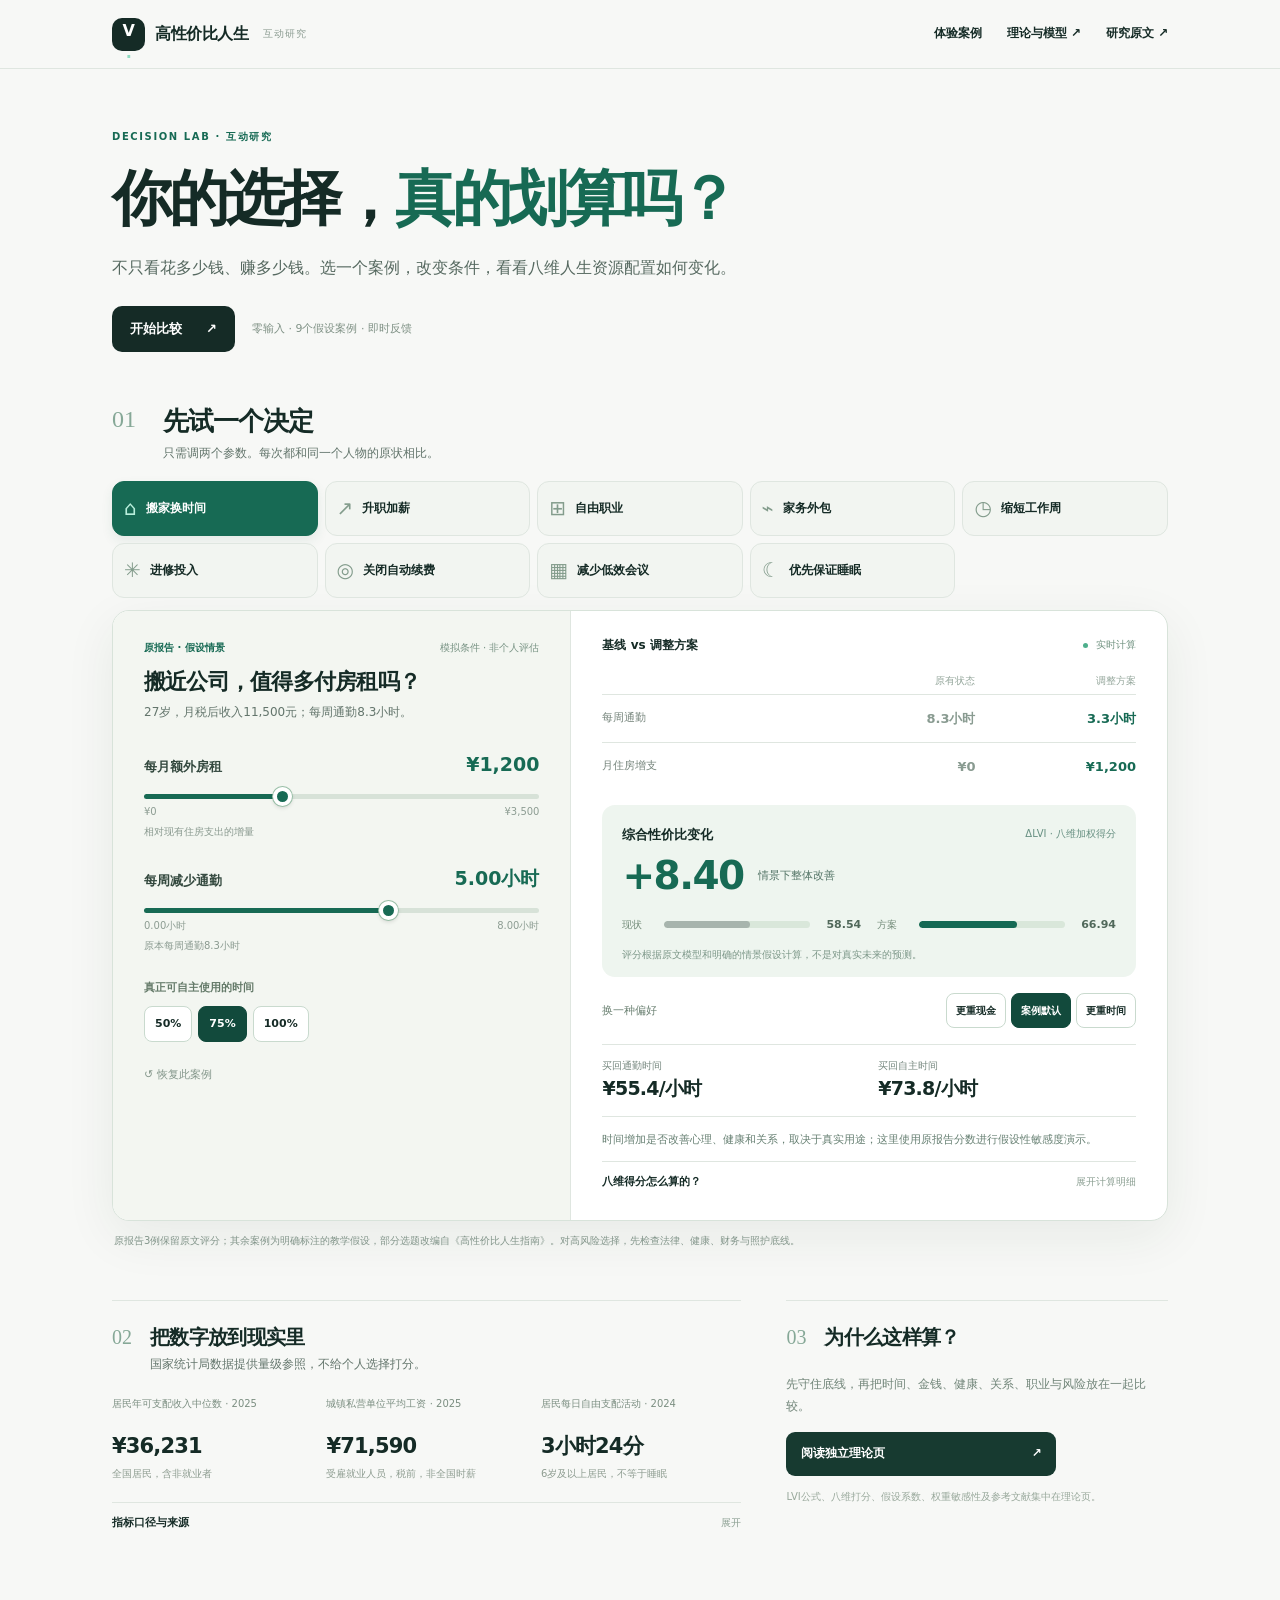
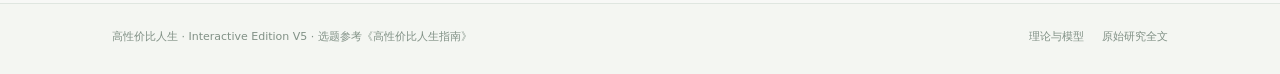
<file: index.html>
<!doctype html>
<html lang="zh-CN">
<head>
  <meta charset="UTF-8"><meta name="viewport" content="width=device-width,initial-scale=1">
  <meta name="theme-color" content="#f7f8f6">
  <meta name="description" content="选一个真实生活中的假设决策，调整两个参数，立刻看到基于八维LVI模型的性价比变化。">
  <title>高性价比人生 · 决策实验室</title>
  <style>:root{--paper:#f7f8f6;--ink:#152b26;--muted:#63756c;--line:#dfe6e0;--accent:#176a54;--accent-bg:#eaf3ed;--accent-dark:#124a3c;--soft:#eff3ef;--white:#fff;--warn:#ad5c43;--serif:Georgia,'Noto Serif SC',serif;--font:Inter,'Noto Sans SC','PingFang SC','Microsoft YaHei',system-ui,sans-serif}
*{box-sizing:border-box}html{scroll-behavior:smooth;scroll-padding-top:76px}body{margin:0;background:var(--paper);color:var(--ink);font:14px/1.64 var(--font);-webkit-font-smoothing:antialiased}a{color:inherit;text-decoration:none}button,input{font:inherit}button{cursor:pointer}button:focus-visible,a:focus-visible,input:focus-visible,summary:focus-visible{outline:3px solid #83b49c;outline-offset:3px}[hidden]{display:none!important}.wrap{max-width:1112px;padding:0 28px;margin:0 auto}.skip{position:absolute;top:-90px;left:10px;background:white;padding:12px;z-index:200}.skip:focus{top:4px}
.header{height:69px;border-bottom:1px solid var(--line);background:rgba(247,248,246,.96);backdrop-filter:blur(8px);display:flex;align-items:center;justify-content:space-between;padding:0 max(28px,calc((100vw - 1056px)/2));position:sticky;top:0;z-index:50}.wordmark{display:flex;align-items:center;gap:10px;font-weight:780;font-size:16px;letter-spacing:-.03em}.logo{display:grid;place-items:center;width:33px;height:33px;border-radius:10px;background:var(--ink);color:#fff;font-size:16px;font-weight:750}.logo span{color:#90dbc1}.wordmark small{font-size:10px;color:#8d9d93;letter-spacing:.09em;font-weight:500;margin-left:5px}.header nav{display:flex;gap:25px;font-size:12px;font-weight:650}.header nav a:hover{color:var(--accent)}
.intro{padding-top:60px;padding-bottom:52px}.eyebrow{color:var(--accent);font-size:10px;font-weight:800;letter-spacing:.16em;margin:0 0 16px}.intro h1{font-weight:770;font-size:clamp(38px,4.7vw,60px);letter-spacing:-.056em;line-height:1.24;margin:0 0 17px}.intro em{font-style:normal;color:var(--accent)}.lead{font-size:16px;max-width:650px;color:#566960;line-height:1.85;margin:0 0 24px}.intro-bottom{display:flex;gap:17px;align-items:center;color:#7f9185;font-size:11px}.start{background:var(--ink);color:#fff;border-radius:10px;padding:12px 18px;display:inline-flex;align-items:center;gap:24px;font-weight:650;font-size:13px}.start:hover{background:var(--accent)}
.section-caption{display:flex;gap:16px;align-items:flex-start;margin-bottom:18px}.section-number{width:35px;flex:none;font-family:var(--serif);font-size:24px;line-height:1.3;color:#86a897}.section-caption h2{margin:0 0 4px;font-size:26px;letter-spacing:-.035em;line-height:1.38}.section-caption p{margin:0;color:var(--muted);font-size:12px}.section-caption.small{gap:11px}.section-caption.small .section-number{font-size:20px;width:27px}.section-caption.small h2{font-size:20px}
.lab{padding-bottom:50px}.case-list{display:grid;grid-template-columns:repeat(6,minmax(0,1fr));gap:7px;margin-bottom:12px}.case-list button{min-height:63px;padding:10px 8px 10px 11px;border:1px solid var(--line);background:#f2f5f1;border-radius:12px;display:flex;align-items:center;justify-content:flex-start;gap:9px;font-size:12px;font-weight:690;color:var(--ink);white-space:nowrap}.case-list .case-icon{color:#839c8c;font-size:20px;font-weight:500}.case-list button[aria-selected=true]{background:var(--accent);border-color:var(--accent);color:#fff;box-shadow:0 5px 12px #24594316}.case-list button[aria-selected=true] .case-icon{color:#b9efdc}.case-list button:hover:not([aria-selected=true]){border-color:#9ebbad;background:#e9f2ec}
.main-panel{display:grid;grid-template-columns:minmax(0,.87fr) minmax(0,1.13fr);border:1px solid #d8e3da;border-radius:17px;overflow:hidden;background:#fff;box-shadow:0 15px 52px #1f342012}.settings{padding:29px 31px 26px;background:#f3f6f1;border-right:1px solid var(--line)}.case-top{display:flex;justify-content:space-between;gap:10px;font-size:10px;color:#789384;margin-bottom:10px}.case-top span:first-child{font-weight:720;color:var(--accent)}.settings h3{font-size:22px;line-height:1.42;letter-spacing:-.035em;margin:0 0 6px}.settings>p{font-size:12px;color:var(--muted);margin:0 0 26px}.controls{display:flex;flex-direction:column;gap:23px}.field-top{display:flex;justify-content:space-between;gap:10px;align-items:baseline}.field-top label{font-weight:660;color:#34493f;font-size:13px}.field-top output{font-weight:770;color:var(--accent);font-size:19px;font-variant-numeric:tabular-nums}.field input[type=range]{display:block;width:100%;appearance:none;background:linear-gradient(to right,var(--accent) 0 var(--range,50%),#d7e2d8 var(--range,50%) 100%);height:5px;border-radius:100px;margin:14px 0 5px}.field input[type=range]::-webkit-slider-thumb{appearance:none;width:19px;height:19px;border-radius:50%;border:4px solid #fff;background:var(--accent);box-shadow:0 0 0 1px #99bfa7,0 2px 4px #0002}.field input[type=range]::-moz-range-thumb{width:12px;height:12px;border-radius:50%;border:4px solid white;background:var(--accent)}.field-bounds{display:flex;justify-content:space-between;color:#8d9d93;font-size:10px}.field-note{font-size:10px;margin:3px 0 0;color:#8a9a90}.context-buttons{display:flex;gap:6px;align-items:center;flex-wrap:wrap;margin-top:25px}.context-buttons>span{width:100%;font-size:11px;color:#647a69;font-weight:650;margin-bottom:3px}.context-buttons button,.preference-buttons button{border:1px solid #c9dace;background:#fff;color:var(--ink);padding:8px 10px;border-radius:8px;font-size:11px;font-weight:630;min-height:35px}.context-buttons button[aria-pressed=true],.preference-buttons button[aria-pressed=true]{color:#fff;background:var(--accent-dark);border-color:var(--accent-dark)}.reset{display:block;border:0;background:none;color:#84978b;padding:0;margin:24px 0 0;font-size:11px}.reset:hover{color:var(--accent);text-decoration:underline}
.outcome{padding:25px 31px 22px}.panel-header,.score-caption{display:flex;align-items:center;justify-content:space-between;gap:10px}.panel-header>span:first-child{font-size:12px;font-weight:700}.signal{color:#709280;font-size:10px;white-space:nowrap}.signal i{display:inline-block;background:#4eaf8c;width:5px;height:5px;border-radius:50%;margin-right:5px}.comparisons{margin-top:12px}.compare-head,.compare{display:grid;grid-template-columns:1.2fr .85fr .85fr;align-items:center;gap:10px}.compare-head{color:#95a79c;font-size:10px;padding:5px 0}.compare-head span:not(:first-child){text-align:right}.compare{border-top:1px solid var(--line);min-height:48px;padding:6px 0}.compare>span{color:#76857c;font-size:11px}.compare>b,.compare>strong{text-align:right;font-size:13px;white-space:nowrap;font-variant-numeric:tabular-nums}.compare>b{color:#899b91;font-weight:650}.compare>strong{color:var(--accent);font-weight:750}
.score-block{background:#eef5ef;margin-top:15px;border-radius:13px;padding:19px 20px 15px}.score-caption strong{font-size:13px}.score-caption>span{color:#679082;font-size:10px}.score-line{display:flex;align-items:center;gap:14px;margin:4px 0 12px}.delta{font-size:39px;font-weight:800;letter-spacing:-.04em;line-height:1.4;font-variant-numeric:tabular-nums}.delta.positive{color:var(--accent)}.delta.negative{color:#bd624a}.delta.uncertain{color:#796f4c}.verdict{font-size:11px;color:#537466}.score-bars{display:grid;grid-template-columns:1fr 1fr;gap:16px}.lvi-bar{display:grid;grid-template-columns:34px minmax(0,1fr) 43px;align-items:center;gap:8px}.lvi-bar span{font-size:10px;color:#758d7b}.lvi-track{background:#d9e7da;height:7px;border-radius:5px;overflow:hidden}.lvi-track div{height:100%;border-radius:5px;transition:width .24s ease}.lvi-bar b{font-size:11px;white-space:nowrap;color:#50685a;text-align:right;font-variant-numeric:tabular-nums}.score-meta{color:#7c9788;font-size:10px;line-height:1.55;margin:13px 0 0}
.preference-line{margin:16px 0;display:flex;gap:14px;align-items:center;justify-content:space-between}.preference-line>span{font-size:11px;color:#6c8273;white-space:nowrap}.preference-buttons{display:flex;gap:5px}.preference-buttons button{padding:7px 9px;font-size:10px}.economics{display:grid;grid-template-columns:1fr 1fr;border-top:1px solid var(--line);border-bottom:1px solid var(--line);padding:13px 0;gap:18px}.economics>div{display:flex;flex-direction:column;min-width:0}.economics span{color:#75877e;font-size:10px;line-height:1.6}.economics strong{font-size:19px;font-weight:760;line-height:1.5;letter-spacing:-.04em;overflow-wrap:anywhere}.interpret{font-size:11px;line-height:1.75;color:#678073;margin:13px 0 0}.details{border-top:1px solid var(--line);margin-top:12px}.details summary{display:flex;justify-content:space-between;align-items:center;gap:12px;padding:11px 0 7px;font-size:11px;font-weight:690;cursor:pointer;list-style:none}.details summary::-webkit-details-marker{display:none}.details summary span{font-size:10px;color:#8b9f92;font-weight:500;white-space:nowrap}.details[open] summary span{color:var(--accent)}.dim-grid{margin-top:5px}.dim-head,.dim-row{display:grid;grid-template-columns:1.12fr .8fr .75fr .75fr 1fr;align-items:center;gap:6px;min-height:29px;font-size:10px}.dim-head{color:#95a699;border-bottom:1px solid var(--line)}.dim-row{border-bottom:1px solid #eef1ed}.dim-grid :is(.dim-head,.dim-row)>span:not(:first-child),.dim-row b{text-align:right;font-variant-numeric:tabular-nums}.dim-row b{font-weight:690}.dim-row b.up{color:var(--accent)}.dim-row b.down{color:var(--warn)}.case-variants{font-size:10px;color:#637e6b;line-height:1.6}.method-note{font-size:10px;color:#8e9c93;line-height:1.7}.inner-link{font-size:11px;color:var(--accent);text-decoration:underline}.lab-foot{font-size:10px;color:#82958a;margin:12px 2px 0}
.bottom-row{display:grid;grid-template-columns:1.65fr 1fr;gap:45px;padding-bottom:64px}.stat-reference,.theory-teaser{border-top:1px solid var(--line);padding-top:23px}.stat-columns{display:grid;grid-template-columns:repeat(3,minmax(0,1fr));gap:14px;margin:21px 0 0}.stat-columns>div{display:flex;flex-direction:column;gap:3px}.stat-columns small{font-size:10px;color:#7b8e81;line-height:1.5;min-height:30px}.stat-columns strong{font-size:21px;font-weight:790;letter-spacing:-.04em;font-variant-numeric:tabular-nums}.stat-columns span{font-size:10px;color:#8d9c90;line-height:1.65}.details.slim{margin-top:19px}.details.slim p{font-size:11px;color:#748778;line-height:1.9;margin:0 0 13px}.details.slim a{color:var(--accent);text-decoration:underline}.theory-teaser>p{font-size:12px;color:#718579;line-height:1.85;margin:12px 0 15px}.theory-link{display:flex;align-items:center;justify-content:space-between;max-width:270px;background:#173a30;color:#fff;border-radius:9px;padding:12px 15px;font-size:12px;font-weight:700}.theory-teaser .theory-mini{font-size:10px;color:#98a89b;line-height:1.8}
footer{border-top:1px solid var(--line);padding:24px 0 28px;background:#f4f6f2;color:#819186;font-size:11px}.footer-inner{display:flex;gap:20px;align-items:center;justify-content:space-between}.footer-inner nav{display:flex;gap:18px}.footer-inner a:hover{color:var(--accent)}
@media(max-width:1050px){.header{padding:0 24px}.wrap{padding-left:24px;padding-right:24px}.case-list{grid-template-columns:repeat(3,minmax(0,1fr))}.case-list button{min-height:55px}.settings,.outcome{padding-left:22px;padding-right:22px}.main-panel{grid-template-columns:minmax(0,.89fr) minmax(0,1.11fr)}.bottom-row{gap:26px}}
@media(max-width:760px){.intro{padding-top:40px;padding-bottom:31px}.main-panel{grid-template-columns:1fr}.settings{border-right:0;border-bottom:1px solid var(--line);padding-bottom:19px}.controls{display:grid;grid-template-columns:1fr 1fr;gap:18px}.case-list{grid-template-columns:repeat(3,minmax(0,1fr))}.bottom-row{grid-template-columns:1fr;gap:30px}.stat-reference{padding-bottom:0}.theory-teaser{padding-top:22px}.theory-teaser>p{margin-bottom:12px}}
@media(max-width:540px){.wrap{padding-left:17px;padding-right:17px}.header{height:61px;padding:0 17px}.wordmark{font-size:14px;gap:8px}.wordmark small,.wide-only{display:none}.header nav{gap:15px;font-size:11px}.intro{padding-top:34px;padding-bottom:27px}.intro h1{font-size:36px;max-width:320px}.lead{font-size:13px;line-height:1.85}.intro-bottom{flex-wrap:wrap;gap:10px}.intro-bottom span{font-size:10px}.section-caption h2{font-size:22px}.case-list{display:flex;overflow-x:auto;scroll-snap-type:x mandatory;gap:7px;padding-bottom:9px;margin-right:-17px;margin-bottom:4px;scrollbar-width:thin}.case-list button{flex:0 0 auto;scroll-snap-align:start;min-height:47px;padding:9px 11px;font-size:11px}.case-icon{font-size:16px!important}.settings{padding:22px 18px 19px}.settings h3{font-size:21px}.settings>p{font-size:11px;margin-bottom:18px}.controls{display:flex;gap:21px}.field-top label{font-size:12px}.field-top output{font-size:17px}.field-note{font-size:10px}.outcome{padding:19px 17px}.panel-header{font-size:11px}.score-block{padding:14px}.score-caption strong{font-size:12px}.delta{font-size:36px}.score-bars{grid-template-columns:1fr;gap:7px}.score-line{margin:4px 0 8px}.compare{grid-template-columns:1.1fr .85fr .85fr;gap:5px}.compare>b,.compare>strong{font-size:12px}.compare>span{font-size:10px}.preference-line{align-items:flex-start;flex-direction:column;gap:7px}.preference-buttons{width:100%}.preference-buttons button{flex:1}.economics strong{font-size:16px}.economics{gap:8px}.stat-columns{grid-template-columns:1fr 1fr;gap:18px 10px}.stat-columns strong{font-size:21px}.stat-columns small{min-height:auto}.theory-teaser .section-caption.small h2{font-size:19px}.footer-inner{flex-direction:column;align-items:flex-start;gap:10px}}
@media(max-width:345px){.header nav{gap:9px}.intro h1{font-size:32px}.compare>b,.compare>strong{font-size:11px}.score-caption{flex-wrap:wrap}.wordmark{font-size:12px}.economics strong{font-size:15px}}
@media(prefers-reduced-motion:reduce){html{scroll-behavior:auto}*,*::before,*::after{transition:none!important;animation:none!important}}

/* V5: keep nine scenarios discoverable without crowding the primary panel */
.case-list{grid-template-columns:repeat(5,minmax(0,1fr))}
.case-list button{min-height:54px}
.case-source{display:inline-block;color:var(--accent);font-size:11px;text-decoration:underline;margin:-17px 0 19px}
.case-swipe-hint{display:none}
@media(max-width:1050px){.case-list{grid-template-columns:repeat(3,minmax(0,1fr))}}
@media(max-width:540px){.case-list{display:flex}.case-list button{min-height:47px}.case-swipe-hint{display:block;font-size:10px;color:#8d9d93;margin:0 0 8px}}
</style>
</head>
<body>
  <a class="skip" href="#lab">跳转到实验室</a>
  <header class="header">
    <a class="wordmark" href="#top" aria-label="高性价比人生，返回首页"><span class="logo">V<span>·</span></span><span>高性价比人生</span><small>互动研究</small></a>
    <nav aria-label="主导航"><a href="#lab">体验案例</a><a href="理论与模型.html">理论与模型 ↗</a><a href="研究全文.html" class="wide-only">研究原文 ↗</a></nav>
  </header>
  <main id="top">
    <section class="intro wrap">
      <p class="eyebrow">DECISION LAB · 互动研究</p>
      <h1>你的选择，<em>真的划算吗？</em></h1>
      <p class="lead">不只看花多少钱、赚多少钱。选一个案例，改变条件，看看八维人生资源配置如何变化。</p>
      <div class="intro-bottom"><a href="#lab" class="start">开始比较 <span aria-hidden="true">↗</span></a><span>零输入 · 9个假设案例 · 即时反馈</span></div>
    </section>

    <section class="wrap lab" id="lab" aria-label="决策实验室">
      <div class="section-caption"><span class="section-number">01</span><div><h2>先试一个决定</h2><p>只需调两个参数。每次都和同一个人物的原状相比。</p></div></div>
      <div class="case-list" role="tablist" aria-label="选择生活决策情景" id="case-list">
        <button type="button" role="tab" data-id="commute" id="tab-commute" aria-selected="true" aria-controls="lab-panel"><span class="case-icon">⌂</span><span>搬家换时间</span></button>
        <button type="button" role="tab" data-id="promotion" id="tab-promotion" aria-selected="false" aria-controls="lab-panel" tabindex="-1"><span class="case-icon">↗</span><span>升职加薪</span></button>
        <button type="button" role="tab" data-id="freelance" id="tab-freelance" aria-selected="false" aria-controls="lab-panel" tabindex="-1"><span class="case-icon">⊞</span><span>自由职业</span></button>
        <button type="button" role="tab" data-id="chores" id="tab-chores" aria-selected="false" aria-controls="lab-panel" tabindex="-1"><span class="case-icon">⌁</span><span>家务外包</span></button>
        <button type="button" role="tab" data-id="fourday" id="tab-fourday" aria-selected="false" aria-controls="lab-panel" tabindex="-1"><span class="case-icon">◷</span><span>缩短工作周</span></button>
        <button type="button" role="tab" data-id="learning" id="tab-learning" aria-selected="false" aria-controls="lab-panel" tabindex="-1"><span class="case-icon">✳</span><span>进修投入</span></button>
        <button type="button" role="tab" data-id="subscriptions" id="tab-subscriptions" aria-selected="false" aria-controls="lab-panel" tabindex="-1"><span class="case-icon">◎</span><span>关闭自动续费</span></button>
        <button type="button" role="tab" data-id="meetings" id="tab-meetings" aria-selected="false" aria-controls="lab-panel" tabindex="-1"><span class="case-icon">▦</span><span>减少低效会议</span></button>
        <button type="button" role="tab" data-id="sleep" id="tab-sleep" aria-selected="false" aria-controls="lab-panel" tabindex="-1"><span class="case-icon">☾</span><span>优先保证睡眠</span></button>
      </div>
      <p class="case-swipe-hint">左右滑动查看更多案例 →</p>
      <div class="main-panel" id="lab-panel" role="tabpanel" aria-labelledby="tab-commute" tabindex="0">
        <div class="settings">
          <div class="case-top"><span id="origin">原报告假设</span><span>模拟条件 · 非个人评估</span></div>
          <h3 id="case-title">搬近公司，值得多付房租吗？</h3>
          <p id="case-about">27岁，月税后收入11,500元；每周通勤8.3小时。</p>
          <a id="case-source" class="case-source" href="#" hidden target="_blank" rel="noopener noreferrer">原指南条目 ↗</a>
          <div class="controls" id="controls"></div>
          <div class="context-buttons" id="promotion-options" hidden role="group" aria-label="晋升方式">
            <span>方案方式</span><button type="button" data-preset="direct" aria-pressed="true">直接晋升</button><button type="button" data-preset="negotiated" aria-pressed="false">协商晋升</button>
          </div>
          <div class="context-buttons" id="learning-options" hidden role="group" aria-label="学习职业收益的假设">
            <span>职业收益假设</span><button type="button" data-outcome="low" aria-pressed="false">未实现</button><button type="button" data-outcome="medium" aria-pressed="true">部分实现</button><button type="button" data-outcome="high" aria-pressed="false">达到预期</button>
          </div>
          <div class="context-buttons" id="conversion-options" hidden role="group" aria-label="新增时间可自主支配的比例">
            <span>真正可自主使用的时间</span><button type="button" data-pct="50">50%</button><button type="button" data-pct="75" aria-pressed="true">75%</button><button type="button" data-pct="100">100%</button>
          </div>
          <button class="reset" id="reset" type="button">↺ 恢复此案例</button>
        </div>
        <div class="outcome">
          <div class="panel-header"><span>基线 vs 调整方案</span><span class="signal"><i></i> 实时计算</span></div>
          <div class="comparisons" id="comparisons"></div>
          <div class="score-block">
            <div class="score-caption"><strong>综合性价比变化</strong><span>ΔLVI · 八维加权得分</span></div>
            <div class="score-line"><strong id="delta" class="delta positive">+8.40</strong><span id="verdict" class="verdict">情景下有改善</span></div>
            <div class="score-bars" id="score-bars"></div>
            <p class="score-meta">评分根据原文模型和明确的情景假设计算，不是对真实未来的预测。</p>
          </div>
          <div class="preference-line">
            <span>换一种偏好</span>
            <div role="group" aria-label="比较三种价值偏好" class="preference-buttons">
              <button type="button" data-priority="money" aria-pressed="false">更重现金</button>
              <button type="button" data-priority="default" aria-pressed="true">案例默认</button>
              <button type="button" data-priority="time" aria-pressed="false">更重时间</button>
            </div>
          </div>
          <div class="economics"><div><span id="cost-label">买回通勤时间</span><strong id="cost-value">¥55.4/小时</strong></div><div><span id="second-label">买回自主时间</span><strong id="second-value">¥73.8/小时</strong></div></div>
          <p class="interpret" id="interpret">这次取舍最重要的变化是时间与现金的交换。</p>
          <details class="details"><summary>八维得分怎么算的？ <span>展开计算明细</span></summary><div id="contributions"></div><p class="method-note" id="assumption-note"></p><a class="inner-link" href="理论与模型.html">查看完整方法、评分假设与局限 ↗</a></details>
        </div>
      </div>
      <p class="lab-foot">原报告3例保留原文评分；其余案例为明确标注的教学假设，部分选题改编自《高性价比人生指南》。对高风险选择，先检查法律、健康、财务与照护底线。</p>
    </section>

    <section class="wrap bottom-row" aria-label="统计参照和研究方法">
      <div class="stat-reference" id="stats">
        <div class="section-caption small"><span class="section-number">02</span><div><h2>把数字放到现实里</h2><p>国家统计局数据提供量级参照，不给个人选择打分。</p></div></div>
        <div class="stat-columns">
          <div><small>居民年可支配收入中位数 · 2025</small><strong id="stat-income">¥36,231</strong><span>全国居民，含非就业者</span></div>
          <div><small>城镇私营单位平均工资 · 2025</small><strong id="stat-wage">¥71,590</strong><span>受雇就业人员，税前，非全国时薪</span></div>
          <div><small>居民每日自由支配活动 · 2024</small><strong id="stat-time">3小时24分</strong><span>6岁及以上居民，不等于睡眠</span></div>
        </div>
        <details class="details slim"><summary>指标口径与来源 <span>展开</span></summary><p>居民收入与城镇单位税前工资统计对象不同；年度工资除以假设工时只能得到折算参考，不能称为官方“休息时薪”。自由支配时间包含个人自由安排活动，不等于睡眠或可售卖的劳动小时。<a id="source-income" href="#" target="_blank" rel="noopener noreferrer">收入来源 ↗</a> · <a id="source-wage" href="#" target="_blank" rel="noopener noreferrer">工资来源 ↗</a> · <a id="source-time" href="#" target="_blank" rel="noopener noreferrer">时间来源 ↗</a></p></details>
      </div>
      <div class="theory-teaser">
        <div class="section-caption small"><span class="section-number">03</span><div><h2>为什么这样算？</h2></div></div>
        <p>先守住底线，再把时间、金钱、健康、关系、职业与风险放在一起比较。</p>
        <a class="theory-link" href="理论与模型.html">阅读独立理论页 <span aria-hidden="true">↗</span></a>
        <p class="theory-mini">LVI公式、八维打分、假设系数、权重敏感性及参考文献集中在理论页。</p>
      </div>
    </section>
  </main>
  <footer><div class="wrap footer-inner"><span>高性价比人生 · Interactive Edition V5 · <a href="https://github.com/eternity4719/HowToLiveBetter" target="_blank" rel="noopener noreferrer">选题参考《高性价比人生指南》</a></span><nav><a href="理论与模型.html">理论与模型</a><a href="研究全文.html">原始研究全文</a></nav></div></footer>
  <script id="stats-data" type="application/json">{"as_of":"2026-10-12","income_2025":{"year":2025,"population":"全国居民（包括非就业者）","median_disposable_per_capita":36231,"mean_disposable_per_capita":43377,"urban_median_disposable_per_capita":51115,"rural_median_disposable_per_capita":20711,"unit":"元/人·年","source":"https://www.stats.gov.cn/sj/zxfb/202601/t20260119_1962321.html"},"wages_2025":{"year":2025,"population":"城镇法人单位受雇就业人员，不含个体工商户、自由职业者","private_mean_gross":71590,"nonprivate_mean_gross":129441,"unit":"元/就业人员·年（税前平均数）","illustration_work_hours_per_week":40,"illustration_weeks_per_year":52,"source":"https://www.stats.gov.cn/sj/zxfb/202605/t20260515_1963707.html"},"timeuse_2024":{"year":2024,"population":"第三次全国时间利用调查6周岁及以上居民，按一周七天统计的居民每日平均数","discretionary_minutes_per_day":204,"unit":"分钟/人·日","source":"https://www.stats.gov.cn/zt_18555/zthd/lhfw/2025/2025_qgsjlydc/202501/t20250127_1958535.html"}}</script>
  <script>/* LVI educational scenario model, V4.
 * Original score vectors are reproduced from the author's source markdown.
 * Every response coefficient applied to edited sliders is an editorial
 * sensitivity assumption, NOT a validated effect estimate.
 */
(function (root, factory) {
  const api = factory();
  if (typeof module === 'object' && module.exports) module.exports = api;
  if (root) root.LifeModel = api;
})(typeof globalThis !== 'undefined' ? globalThis : this, function () {
  'use strict';
  const DIMENSIONS = ['时间','金钱','心理','健康','职业','关系','风险','可持续'];
  const WEIGHTS = {
    standard:[15,15,15,20,10,10,10,5],
    commute:[15,15,15,15,20,8,7,5],
    promotion:[12,12,12,20,8,18,13,5],
    freelance:[15,15,12,15,12,8,18,5]
  };
  const original = {
    commute:{baseline:[48,72,52,48,66,58,70,56],after:[76,62,64,66,68,64,66,68]},
    promotion:{baseline:[65,68,68,72,70,82,78,70],direct:[35,82,50,52,86,48,72,45],negotiated:[62,78,70,70,84,78,78,68]},
    freelance:{baseline:[38,72,56,52,74,50,34,42],full:[70,70,68,68,80,58,72,70]}
  };
  const clamp=(v,lo=0,hi=100)=>Math.min(hi,Math.max(lo,v));
  const round2 = n => Math.round((n+Number.EPSILON)*100)/100;
  function dot(values,weights){return values.reduce((sum,value,i)=>sum+value*weights[i],0)/100;}
  function weightFor(id, priority='default'){
    const key=WEIGHTS[id] ? id : 'standard';
    const originalWeight=WEIGHTS[key].slice();
    if(priority==='default')return originalWeight;
    const factors = priority==='money' ? [0.85,1.8,0.95,1,0.95,0.9,1.35,1] :
      priority==='time' ? [1.7,0.65,1.2,1.15,1,1.05,0.8,1] : Array(8).fill(1);
    const raw=originalWeight.map((x,i)=>x*factors[i]);const total=raw.reduce((a,b)=>a+b,0);
    return raw.map(x=>x*100/total);
  }
  function score(base,deltas){return base.map((x,i)=>round2(clamp(x+deltas[i])));}
  const yuan=n=>`¥${Number(n).toLocaleString('zh-CN',{maximumFractionDigits:0})}`;
  function oneDecimal(n){return Number(n).toLocaleString('zh-CN',{minimumFractionDigits:1,maximumFractionDigits:1});}
  function hourCost(yearCash, hoursWeekly, usePct=100){const hours=52*hoursWeekly*usePct/100;return hours>0?yearCash/hours:null;}
  function explainRatio(value,label){return value===null?'—':`¥${oneDecimal(value)}/小时`;}
  const CONTROL = (key,label,value,min,max,step,unit,note) => ({key,label,value,min,max,step,unit,note});
  const CASES = {
    commute:{
      title:'搬近公司，值得多付房租吗？',short:'搬家换时间',origin:'原报告',kind:'time',
      about:'27岁，月税后收入11,500元；每周通勤8.3小时。',
      weights:'commute',base:original.commute.baseline,
      controls:[CONTROL('cost','每月额外房租',1200,0,3500,100,'元','相对现有住房支出的增量'),CONTROL('hours','每周减少通勤',5,0,8,0.5,'小时','原本每周通勤8.3小时')],
      defaults:{cost:1200,hours:5},
      headline:'新增住房支出换回的通勤时间',
      compute(p,option){const c=p.cost/1200,t=p.hours/5,u=(p.hours*option.usePct)/(5*75);
        return score(this.base,[28*t,-10*c,12*u,18*u,2*u,6*u,-4*c,12*u]);},
      facts(p,option){const annual=p.hours*52,rest=annual*option.usePct/100;
        return {rows:[['每周通勤','8.3小时',`${oneDecimal(8.3-p.hours)}小时`],['月住房增支','¥0',yuan(p.cost)]],
          major:[['每年释放通勤',`${annual.toLocaleString('zh-CN')}小时`],['新增房租',`${yuan(p.cost*12)}/年`]],
          priceLabel:'买回通勤时间',price:explainRatio(hourCost(p.cost*12,p.hours)),
          secondLabel:'买回自主时间',second:explainRatio(hourCost(p.cost*12,p.hours,option.usePct)),
          chart:{label:'每周通勤',a:8.3,b:8.3-p.hours,unit:'小时'},
          summary:'时间增加是否改善心理、健康和关系，取决于真实用途；这里使用原报告分数进行假设性敏感度演示。',
          note:'源文在默认条件下：58.54 → 66.94。网页将节省时间按使用比例作用于原始目标评分，属于模型假设。',
          selfCost:rest};}
    },
    promotion:{
      title:'升职加薪，额外工时划算吗？',short:'加薪与加班',origin:'原报告',kind:'work',
      about:'42岁，家庭月税后收入35,000元；每周工作47小时。',
      weights:'promotion',base:original.promotion.baseline,
      controls:[CONTROL('raise','每月新增税后收入',8000,0,12000,500,'元','相对家庭月税后收入的增量'),CONTROL('hours','每周额外工作',15,0,25,0.5,'小时','未额外折算待命和出差')],
      defaults:{raise:8000,hours:15},
      presets:{direct:{raise:8000,hours:15},negotiated:{raise:5000,hours:6}},
      headline:'新增劳动的边际税后报酬',
      compute(p,option){const h=p.hours,r=p.raise;
        if(option.preset==='negotiated'){
          const hasPlan=r>0||h>0;const q=hasPlan?1:0;
          return score(this.base,[8*q-11*h/6,10*r/5000,7*q-5*h/6,4*q-h,14*r/5000,5*q-9*h/6,2*q-2*h/6,2*q-4*h/6]);
        }
        return score(this.base,[-30*h/15,14*r/8000,-18*h/15,-20*h/15,16*r/8000,-34*h/15,-6*h/15,-25*h/15]);
      },
      facts(p,option){return {rows:[['每周工作','47小时',`${oneDecimal(47+p.hours)}小时`],['月税后家庭收入','¥35,000',yuan(35000+p.raise)]],
        major:[['新增税后收入',`${yuan(p.raise*12)}/年`],['新增工作',`${oneDecimal(p.hours*52)}小时/年`]],
        priceLabel:'每额外工作一小时所得',price:explainRatio(hourCost(p.raise*12,p.hours)),
        secondLabel:'当前方案',second:option.preset==='negotiated'?'协商晋升':'直接晋升',
        chart:{label:'每周工作',a:47,b:47+p.hours,unit:'小时'},
        summary:option.preset==='negotiated'?'协商方案另假设有出差限制和弹性安排；仅减少工时并不能自动保证这些条件兑现。':'加薪是现金收益，但健康、家庭和可持续性存在假设的负向影响。',
        note:'原报告完整案例：当前72.52；直接晋升57.57；协商晋升73.50。调整滑杆后的分数为教学用情景插值，不是因果预测。'};}
    },
    freelance:{
      title:'降低客户集中度，能减少脆弱性吗？',short:'自由职业',origin:'原报告',kind:'risk',
      about:'月净收入25,000元；最大客户占60%，每周工作55小时。',
      weights:'freelance',base:original.freelance.baseline,
      controls:[CONTROL('client','最大客户收入占比',35,10,85,5,'%','集中度下降不等于流失概率下降同样幅度'),CONTROL('hours','每周工作时间',45,30,75,1,'小时','原本每周55小时')],
      defaults:{client:35,hours:45},
      headline:'最大客户的月收入依赖规模',
      compute(p){const t=(55-p.hours)/10,c=(60-p.client)/25,avg=(t+c)/2;
        return score(this.base,[32*t,0,6*avg,8*t,3*c,4*t,19*c,14*avg]);},
      facts(p){const baseShare=25000*0.6,afterShare=25000*p.client/100,delta=afterShare-baseShare;
        return {rows:[['单一最大客户占比','60%',`${p.client}%`],['每周工作','55小时',`${p.hours}小时`]],
          major:[['集中敞口变化',`${delta>=0?'+':'−'}${yuan(Math.abs(delta))}/月`],['每周工作变化',`${p.hours-55>=0?'+':'−'}${Math.abs(p.hours-55)}小时`]],
          priceLabel:'目前最大客户收入份额',price: yuan(afterShare)+'/月',
          secondLabel:'原有最大客户收入份额',second:yuan(baseShare)+'/月',
          chart:{label:'单一客户收入占比',a:60,b:p.client,unit:'%'},
          summary:'只改变集中度与工时，不等于自动解决回款、现金缓冲、保障和定价问题。',
          note:'原报告完整优化方案LVI为52.12→70.06，包含缓冲资金等更多措施；本页只模拟两个可调变量，故不会错误套用全部17.94分收益。'};}
    },
    chores:{
      title:'家务外包，买回时间值得吗？',short:'家务外包',origin:'新增假设',kind:'time',
      about:'假设原来每周做8小时家务，部分转由付费服务完成。',
      weights:'standard',base:[52,70,58,62,65,61,70,60],
      controls:[CONTROL('cost','每月新增服务费',800,0,2400,100,'元','不含额外协调时间和服务质量差异'),CONTROL('hours','每周减少家务时间',4,0,8,0.5,'小时','原本每周8小时')],
      defaults:{cost:800,hours:4},
      headline:'新增费用买回家务时间',
      compute(p,option){const c=p.cost/800,t=p.hours/4,u=t*option.usePct/75;return score(this.base,[14*t,-6*c,4*u,4*u,0,8*u,-c,4*u]);},
      facts(p,option){return {rows:[['每周家务','8小时',`${oneDecimal(8-p.hours)}小时`],['每月服务费','¥0',yuan(p.cost)]],
        major:[['每年释放家务',`${oneDecimal(p.hours*52)}小时`],['年度服务费用',yuan(p.cost*12)]],
        priceLabel:'买回家务时间',price:explainRatio(hourCost(p.cost*12,p.hours)),secondLabel:'买回自主时间',second:explainRatio(hourCost(p.cost*12,p.hours,option.usePct)),
        chart:{label:'每周家务',a:8,b:8-p.hours,unit:'小时'},
        summary:'效果还取决于服务质量、协调成本与节省时间能否被自己支配。',
        note:'八维基线和每单位时间/费用对应的评分敏感度均为本站为教学所设的假设，不是研究实证结果。'};}
    },
    fourday:{
      title:'少上班一天，值多少收入？',short:'缩短工作周',origin:'新增假设',kind:'time',
      about:'假设原来每周工作40小时，降薪换取更少工时。',
      weights:'standard',base:[50,76,56,62,65,63,69,65],
      controls:[CONTROL('cost','每月放弃税后收入',1800,0,6000,100,'元','不包含社保、福利和职业机会变化'),CONTROL('hours','每周减少工时',8,0,20,1,'小时','从每周40小时减少')],
      defaults:{cost:1800,hours:8},
      headline:'每减少一小时工作所放弃的收入',
      compute(p,option){const t=p.hours/8,c=p.cost/1800,u=t*option.usePct/75;return score(this.base,[20*t,-12*c,8*u,8*u,-5*t,6*u,-3*c,4*u]);},
      facts(p,option){return {rows:[['每周工作','40小时',`${40-p.hours}小时`],['每月税后收入减少','¥0',yuan(p.cost)]],
        major:[['年度新增时间',`${p.hours*52}小时`],['年度减少收入',yuan(p.cost*12)]],
        priceLabel:'每小时减少工作对应的收入代价',price:explainRatio(hourCost(p.cost*12,p.hours)),secondLabel:'每自主小时的收入代价',second:explainRatio(hourCost(p.cost*12,p.hours,option.usePct)),
        chart:{label:'每周工作',a:40,b:40-p.hours,unit:'小时'},
        summary:'实际是否可持续仍受岗位、福利、就业稳定性与用工制度约束。',
        note:'本案例为新增假设；工时变化与心理/健康评分的关联是演示系数，不是实测效果。'};}
    },
    learning:{
      title:'花钱进修，回报能够覆盖成本吗？',short:'进修投入',origin:'新增假设',kind:'learning',
      about:'一门12周的课程。成本明确，职业收益要分情景讨论。',
      weights:'standard',base:[64,67,60,65,58,65,70,68],
      controls:[CONTROL('cost','一次性学费',2400,0,8000,200,'元','不含交通和误工'),CONTROL('hours','每周学习投入',5,0,15,1,'小时','持续12周')],
      defaults:{cost:2400,hours:5},
      headline:'每学习一小时对应的学费',
      compute(p,option){const t=p.hours/5,c=p.cost/2400;
        const gain=p.hours>0 ? ({low:0,medium:6,high:12}[option.outcome]||0)*Math.min(t,1.5) : 0;
        return score(this.base,[-9*t,-7*c,2*t,-2*t,gain,-3*t,-1*c,-5*t]);},
      facts(p,option){const duration=p.hours*12;
        return {rows:[['每周学习','0小时',`${p.hours}小时`],['一次性学费','¥0',yuan(p.cost)]],
          major:[['12周学习投入',`${duration}小时`],['一次性学费',yuan(p.cost)]],
          priceLabel:'每学习一小时的学费',price:duration?explainRatio(p.cost/duration):'—',secondLabel:'职业收益情景',second:({low:'暂未取得',medium:'假设部分实现',high:'假设达到预期'})[option.outcome],
          chart:{label:'每周课程学习',a:0,b:p.hours,unit:'小时'},
          summary:'把学习时数变成技能回报没有确定公式。请切换收益情景，观察决策结果是否翻转。',
          note:'职业维度额外分数分别设为0/6/12（随学习时数缩放），只是显式教学假设，不代表平均培训收益。'};}
    },
    subscriptions:{
      title:'关掉闲置自动续费，一年省多少？',short:'关闭自动续费',origin:'原指南条目',kind:'saving',
      source:'https://github.com/eternity4719/HowToLiveBetter/blob/main/book/05-不要浪费钱.md',
      sourceLabel:'原指南第5节第1条：关掉自动续费',
      about:'假设闲置的自动续费每月共180元；关闭前先核对实际需要的服务。',
      weights:'standard',base:[62,54,64,65,58,60,62,62],
      controls:[CONTROL('saved','每月取消的订阅费',90,0,180,10,'元','原有闲置订阅费用180元/月'),CONTROL('audit','每月检查所需时间',0.25,0,2,0.25,'小时','核对服务是否仍需要，避免误取消必要项目')],
      defaults:{saved:90,audit:0.25},
      compute(p){const s=p.saved/90,a=p.audit/0.25;return score(this.base,[-1.5*a,12*s,1*s,0,0,0,1*s,2*s-0.7*a]);},
      facts(p){return {rows:[['每月闲置订阅费','¥180',yuan(180-p.saved)],['每月核对时间','0小时',`${oneDecimal(p.audit)}小时`]],
        priceLabel:'年度少付的订阅费',price:yuan(p.saved*12),secondLabel:'年度核对时间',second:`${oneDecimal(p.audit*12)}小时`,
        summary:'取消不需要的订阅能够直接减少现金支出；维度分数是教学假设，核对时间属于机会成本。',
        note:'取自原指南第5节第1条“关掉所有自动续费，改为到期手动续”。基础评分及金钱、风险、可持续的响应系数由本站设定，不是源项目的实证评分。'};}
    },
    meetings:{
      title:'把部分会议改成异步，真正省下多少时间？',short:'减少低效会议',origin:'原指南条目',kind:'focus',
      source:'https://github.com/eternity4719/HowToLiveBetter/blob/main/book/04-不要浪费时间.md',
      sourceLabel:'原指南第4节第6条：减少会议',
      about:'假设每周原有8小时例会。改成异步沟通，也需要额外阅读和协调时间。',
      weights:'standard',base:[47,66,54,63,67,61,68,58],
      controls:[CONTROL('cut','每周减少会议',2,0,8,0.5,'小时','原来每周8小时会议'),CONTROL('async','每周新增异步协调',0.5,0,5,0.5,'小时','写纪要、阅读文档、确认事项的时间')],
      defaults:{cut:2,async:0.5},
      compute(p){const net=(p.cut-p.async)/1.5;return score(this.base,[14*net,0,3*net,0,2*net,0,0,2*net]);},
      facts(p){const weekly=p.cut-p.async;return {rows:[['每周开会','8小时',`${oneDecimal(8-p.cut)}小时`],['每周新增异步协调','0小时',`${oneDecimal(p.async)}小时`]],
        priceLabel:'每周净释放工作时间',price:`${oneDecimal(weekly)}小时`,secondLabel:'全年净释放工作时间',second:`${oneDecimal(weekly*52)}小时`,
        summary:weekly>0?'异步处理的成本已从减少的会议时间中扣除；释放时间不必然等于额外休息。':weekly<0?'异步协调成本超过减少的会议时间；应重新设计流程。':'净节省时间为零，不能只因少开会就计算收益。',
        note:'取自原指南第4节第6条“砍会议数量，能用文字异步解决的不开会”。八维基线和响应系数由本站假设；沟通质量、信息遗漏风险未被量化。'};}
    },
    sleep:{
      title:'给睡眠多留些时间，生活配置如何改变？',short:'优先保证睡眠',origin:'原指南条目',kind:'recovery',
      source:'https://github.com/eternity4719/HowToLiveBetter/blob/main/book/03-不要浪费精力.md',
      sourceLabel:'原指南第3节第3条：保障睡眠',
      about:'假设目前平均每晚睡6.3小时。从晚间其他活动中腾出时间睡觉。',
      weights:'standard',base:[57,65,52,48,63,60,68,59],
      controls:[CONTROL('extra','计划每晚增加睡眠',0.75,0,1.5,0.25,'小时','实际增加时间因个人习惯而异'),CONTROL('nights','每周计划执行',5,0,7,1,'晚','未执行的夜晚保持原来的睡眠时长')],
      defaults:{extra:0.75,nights:5},
      compute(p){const t=p.extra*p.nights/3.75;return score(this.base,[-5*t,0,3*t,11*t,0,0,0,2*t]);},
      facts(p){const weekly=p.extra*p.nights,avg=6.3+weekly/7;return {rows:[['一周平均每晚睡眠','6.3小时',`${oneDecimal(avg)}小时`],['每周额外睡眠','0小时',`${oneDecimal(weekly)}小时`]],
        priceLabel:'年度额外睡眠时间',price:`${oneDecimal(weekly*52)}小时`,secondLabel:'每晚平均睡眠变化',second:`+${oneDecimal(weekly/7)}小时`,
        summary:'这里重新分配的是现有晚间时间，不是创造新时间；健康和心理维度分数只用于比较假设。',
        note:'取自原指南第3节第3条“每晚睡够7到8小时”。不是睡眠治疗计划或个体医学预测；基线6.3小时及维度增减均为教学假设。'};}
    }
  };
  function evaluate(id,params={},opts={}){
    const spec=CASES[id];if(!spec) throw Error('Unknown case');
    const p={...spec.defaults,...params};
    for(const ctl of spec.controls){if(!Number.isFinite(p[ctl.key]))throw Error('Invalid input: '+ctl.key);p[ctl.key]=clamp(p[ctl.key],ctl.min,ctl.max);}
    const options={priority:'default',usePct:75,preset:'direct',outcome:'medium',...opts};
    options.usePct=clamp(options.usePct,0,100);
    const w=weightFor(id,options.priority);
    const base=spec.base.slice();const after=spec.compute(p,options);
    const baseline=round2(dot(base,w)),proposed=round2(dot(after,w));
    const delta=round2(proposed-baseline);
    const contributions=DIMENSIONS.map((label,i)=>({label,weight:round2(w[i]),before:base[i],after:after[i],impact:round2((after[i]-base[i])*w[i]/100)}));
    const variants=['money','default','time'].map(priority=>({priority,delta:round2(dot(after,weightFor(id,priority))-dot(base,weightFor(id,priority)))}));
    const facts=spec.facts(p,options);
    return {id,params:p,opts:options,description:spec.title,origin:spec.origin,baseline,proposed,delta,
      beforeScores:base,afterScores:after,weights:w,contributions,variants,...facts,
      original:original[id]||null};
  }
  return {DIMENSIONS,WEIGHTS,CASES,original,weightFor,evaluate,dot,hourCost,round2,clamp};
});
</script>
  <script>(() => {
  'use strict';
  const M=window.LifeModel; const $=id=>document.getElementById(id);
  const STATS=JSON.parse($('stats-data').textContent);
  const fmt=(n,places=0)=>Number(n).toLocaleString('zh-CN',{minimumFractionDigits:places,maximumFractionDigits:places});
  const fmtValue=(v,unit,step)=>unit==='元'?`¥${fmt(v)}`:unit==='%'?`${fmt(v)}%`:unit==='晚'?`${fmt(v)}晚`:`${fmt(v,step<1?2:0)}小时`;
  const state={id:'commute',params:{},priority:'default',usePct:75,preset:'direct',outcome:'medium'};
  const ids=Object.keys(M.CASES);
  function refreshButtonGroup(selector,attr,value){document.querySelectorAll(selector).forEach(el=>el.setAttribute('aria-pressed',String(el.dataset[attr]===String(value))));}
  function renderControls(){
    const spec=M.CASES[state.id];$('controls').replaceChildren();
    spec.controls.forEach(ctl=>{
      const field=document.createElement('div');field.className='field';
      const header=document.createElement('div');header.className='field-top';
      const label=document.createElement('label');label.htmlFor=`s-${ctl.key}`;label.textContent=ctl.label;
      const output=document.createElement('output');output.htmlFor=`s-${ctl.key}`;output.textContent=fmtValue(state.params[ctl.key],ctl.unit,ctl.step);output.id=`v-${ctl.key}`;
      header.append(label,output);
      const slider=document.createElement('input');slider.type='range';slider.id=`s-${ctl.key}`;slider.min=ctl.min;slider.max=ctl.max;slider.step=ctl.step;slider.value=state.params[ctl.key];slider.setAttribute('aria-label',ctl.label);
      slider.addEventListener('input',()=>{state.params[ctl.key]=Number(slider.value);output.textContent=fmtValue(state.params[ctl.key],ctl.unit,ctl.step);progress(slider);renderResult();});
      const tiny=document.createElement('div');tiny.className='field-bounds';tiny.innerHTML=`<span>${fmtValue(ctl.min,ctl.unit,ctl.step)}</span><span>${fmtValue(ctl.max,ctl.unit,ctl.step)}</span>`;
      const note=document.createElement('p');note.className='field-note';note.textContent=ctl.note;
      field.append(header,slider,tiny,note);$('controls').append(field);progress(slider);
    });
    $('case-title').textContent=spec.title;$('case-about').textContent=spec.about;
    $('origin').textContent=spec.origin==='原报告'?'原报告 · 假设情景':spec.origin==='原指南条目'?'原指南 · 教学情景':'新增 · 假设情景';
    const sourceEl=$('case-source');sourceEl.hidden=!spec.source;if(spec.source){sourceEl.href=spec.source;sourceEl.textContent=spec.sourceLabel+' ↗';}
    $('conversion-options').hidden=spec.kind!=='time';$('promotion-options').hidden=state.id!=='promotion';$('learning-options').hidden=state.id!=='learning';
    $('lab-panel').setAttribute('aria-labelledby',`tab-${state.id}`);
    refreshButtonGroup('[data-pct]','pct',state.usePct);refreshButtonGroup('[data-preset]','preset',state.preset);refreshButtonGroup('[data-outcome]','outcome',state.outcome);
  }
  function progress(inp){const x=(Number(inp.value)-Number(inp.min))/(Number(inp.max)-Number(inp.min))*100;inp.style.setProperty('--range',`${x}%`);}
  function selectCase(id){if(!M.CASES[id])return;
    state.id=id;state.params={...M.CASES[id].defaults};state.usePct=75;state.priority='default';state.preset='direct';state.outcome='medium';
    document.querySelectorAll('[data-id]').forEach(tab=>{const chosen=tab.dataset.id===id;tab.setAttribute('aria-selected',String(chosen));tab.tabIndex=chosen?0:-1;});
    refreshButtonGroup('[data-priority]','priority',state.priority);renderControls();renderResult();
  }
  function createCompare(rows){$('comparisons').innerHTML=`<div class="compare-head"><span></span><span>原有状态</span><span>调整方案</span></div>${rows.map(row=>`<div class="compare"><span>${row[0]}</span><b>${row[1]}</b><strong>${row[2]}</strong></div>`).join('')}`;}
  function tinyBar(label,n,color){return `<div class="lvi-bar"><span>${label}</span><div class="lvi-track"><div style="width:${Math.max(0,Math.min(100,n))}%;background:${color}"></div></div><b>${fmt(n,2)}</b></div>`;}
  function displayImpact(value){return (value>0?'+':'')+fmt(value,2);}
  function renderDetails(result){
    const table=`<div class="dim-grid"><div class="dim-head"><span>维度</span><span>权重</span><span>原有</span><span>方案</span><span>得分贡献</span></div>${result.contributions.map(x=>`<div class="dim-row"><span>${x.label}</span><span>${fmt(x.weight,1)}%</span><span>${fmt(x.before,1)}</span><span>${fmt(x.after,1)}</span><b class="${x.impact>0?'up':x.impact<0?'down':''}">${displayImpact(x.impact)}</b></div>`).join('')}</div>`;
    const variations=result.variants.map(v=>`${({money:'现金优先',default:'案例默认',time:'时间优先'})[v.priority]} ${displayImpact(v.delta)}`).join(' · ');
    $('contributions').innerHTML=table+`<p class="case-variants">同一假设在三组权重下：${variations}</p>`;
    $('assumption-note').textContent=result.note;
  }
  function renderResult(){
    const result=M.evaluate(state.id,state.params,{priority:state.priority,usePct:state.usePct,preset:state.preset,outcome:state.outcome});
    createCompare(result.rows);
    const d=result.delta;const tone=d>1?'positive':d< -1?'negative':'uncertain';
    $('delta').textContent=(d>0?'+':'')+fmt(d,2);$('delta').className='delta '+tone;
    const verdict=d>1?'情景下整体改善':d< -1?'情景下整体降低':'差异小，需验证';
    $('verdict').textContent=verdict;
    $('score-bars').innerHTML=tinyBar('现状',result.baseline,'#a7b4ad')+tinyBar('方案',result.proposed,'#156954');
    $('cost-label').textContent=result.priceLabel;$('cost-value').textContent=result.price;
    $('second-label').textContent=result.secondLabel;$('second-value').textContent=result.second;
    $('interpret').textContent=result.summary;
    renderDetails(result);
    refreshButtonGroup('[data-preset]','preset',state.preset);
  }
  document.querySelectorAll('[data-id]').forEach(btn=>{
    btn.addEventListener('click',()=>selectCase(btn.dataset.id));
    btn.addEventListener('keydown',ev=>{if(!['ArrowLeft','ArrowRight','Home','End'].includes(ev.key))return;ev.preventDefault();const idx=ids.indexOf(state.id);const next=ev.key==='Home'?0:ev.key==='End'?ids.length-1:(idx+(ev.key==='ArrowRight'?1:ids.length-1))%ids.length;selectCase(ids[next]);$(`tab-${ids[next]}`).focus();});
  });
  document.querySelectorAll('[data-priority]').forEach(el=>el.addEventListener('click',()=>{state.priority=el.dataset.priority;refreshButtonGroup('[data-priority]','priority',state.priority);renderResult();}));
  document.querySelectorAll('[data-pct]').forEach(el=>el.addEventListener('click',()=>{state.usePct=Number(el.dataset.pct);refreshButtonGroup('[data-pct]','pct',state.usePct);renderResult();}));
  document.querySelectorAll('[data-outcome]').forEach(el=>el.addEventListener('click',()=>{state.outcome=el.dataset.outcome;refreshButtonGroup('[data-outcome]','outcome',state.outcome);renderResult();}));
  document.querySelectorAll('[data-preset]').forEach(el=>el.addEventListener('click',()=>{state.preset=el.dataset.preset;state.params={...M.CASES.promotion.presets[state.preset]};renderControls();renderResult();}));
  $('reset').addEventListener('click',()=>selectCase(state.id));
  $('stat-income').textContent=`¥${fmt(STATS.income_2025.median_disposable_per_capita)}`;
  $('stat-wage').textContent=`¥${fmt(STATS.wages_2025.private_mean_gross)}`;
  $('stat-time').textContent=`${Math.floor(STATS.timeuse_2024.discretionary_minutes_per_day/60)}小时${STATS.timeuse_2024.discretionary_minutes_per_day%60}分`;
  $('source-income').href=STATS.income_2025.source;$('source-wage').href=STATS.wages_2025.source;$('source-time').href=STATS.timeuse_2024.source;
  selectCase('commute');
  window.LifeLab={selectCase,state,model:M};
})();
</script>

<style>
#standalone-doc-overlay[hidden]{display:none!important}
#standalone-doc-overlay{position:fixed;inset:0;z-index:500;background:#f7f8f6;display:flex;flex-direction:column}
#standalone-doc-overlay .doc-toolbar{height:61px;flex:none;background:#f8faf7;border-bottom:1px solid #dfe9df;display:flex;align-items:center;justify-content:space-between;gap:14px;padding:8px 22px;color:#204838;font-size:13px}
#standalone-doc-overlay button{border:1px solid #c8d9cd;border-radius:8px;background:white;color:#1b513e;cursor:pointer;padding:9px 12px;font-size:12px;min-height:37px}
#standalone-doc-overlay button[data-active="true"]{background:#176a54;color:#fff;border-color:#176a54}
#standalone-doc-overlay button:focus-visible{outline:3px solid #8ab6a0;outline-offset:3px}
#standalone-doc-overlay .doc-toolbar-actions{display:flex;gap:8px}
#standalone-doc-frame{width:100%;height:calc(100vh - 61px);flex:1;border:0;background:#fafbf8}
@media(max-width:480px){#standalone-doc-overlay .doc-toolbar{height:62px;padding:7px 9px;gap:5px}#standalone-doc-overlay button{padding:7px 9px;font-size:11px;min-height:38px}#standalone-doc-overlay .doc-toolbar-actions{gap:4px}}
</style>
<div id="standalone-doc-overlay" hidden role="dialog" aria-modal="true" aria-label="研究阅读页面">
  <div class="doc-toolbar">
    <button type="button" data-standalone-close aria-label="关闭阅读页面，返回决策实验室">&#8592; 返回实验</button>
    <div class="doc-toolbar-actions" aria-label="阅读页面选择">
      <button type="button" data-standalone-doc="theory">理论与模型</button>
      <button type="button" data-standalone-doc="research">研究原文</button>
    </div>
  </div>
  <iframe id="standalone-doc-frame" title="研究文档内容"></iframe>
</div>

<script id="standalone-doc-data" type="application/json">{"theory":"\u003c!doctype html\u003e\n\u003chtml lang=\"zh-CN\"\u003e\u003chead\u003e\u003cmeta charset=\"UTF-8\"\u003e\u003cmeta name=\"viewport\" content=\"width=device-width,initial-scale=1\"\u003e\u003ctitle\u003e理论与模型｜高性价比人生\u003c/title\u003e\u003cmeta name=\"theme-color\" content=\"#f7f8f6\"\u003e\n\u003cstyle\u003e\n:root{--ink:#162e27;--muted:#60786a;--green:#176a54;--line:#dfe8df}*{box-sizing:border-box}body{margin:0;background:#f7f8f6;color:var(--ink);font:15px/1.92 Inter,'Noto Sans SC','PingFang SC','Microsoft YaHei',system-ui,sans-serif;-webkit-font-smoothing:antialiased}a{color:var(--green)}header{height:67px;border-bottom:1px solid var(--line);display:flex;align-items:center;justify-content:space-between;padding:0 max(25px,calc((100vw - 1080px)/2));font-size:13px}header a{text-decoration:none;font-weight:730}header span{color:#849388}main{max-width:1100px;margin:auto;padding:45px 25px 90px;display:grid;grid-template-columns:205px minmax(0,1fr);gap:65px}.toc{position:sticky;top:30px;align-self:start;border-right:1px solid var(--line);padding-right:25px}.toc h2{font-size:11px;letter-spacing:.14em;color:#8da597;margin:0 0 18px}.toc a{display:block;font-size:12px;color:#6c8174;text-decoration:none;margin:11px 0}.toc a:hover{color:var(--green)}article{max-width:780px;min-width:0}.kicker{font-size:11px;color:var(--green);font-weight:750;letter-spacing:.13em;margin:0 0 15px}h1{font-size:46px;letter-spacing:-.05em;line-height:1.25;margin:0 0 20px}h2{font-size:27px;letter-spacing:-.03em;margin:57px 0 15px;line-height:1.4;border-top:1px solid var(--line);padding-top:26px;scroll-margin-top:25px}h3{font-size:18px;margin:29px 0 10px}p{margin:13px 0;color:#3f564b}strong{color:#193f33}.lead{font-size:17px;line-height:1.95;color:#536f5e}.banner{background:#ebf3ec;border-left:3px solid #3e9b7a;border-radius:7px;padding:18px 21px;margin:25px 0;color:#315f4a}.eq{font:600 23px/1.6 Georgia,'Noto Serif SC',serif;background:#eff4ef;border:1px solid #e0e8df;padding:15px 18px;border-radius:10px;margin:18px 0;overflow-wrap:anywhere}.small{font-size:12px;color:#748578}.table-scroll{overflow-x:auto;margin:18px 0}table{width:100%;border-collapse:collapse;font-size:12px;min-width:560px}th,td{border-bottom:1px solid #e1e8df;padding:12px 12px 12px 0;text-align:left;vertical-align:top;line-height:1.7}th{font-weight:730;background:#eff3ef;padding-left:10px}td:first-child{font-weight:650;color:#285041;padding-left:10px}ul{padding-left:20px;color:#476152}li{margin:8px 0}.source{font-size:12px;color:#617669}.source a{word-break:break-word}footer{margin-top:65px;padding-top:24px;border-top:1px solid var(--line);font-size:12px;color:#789185}footer a{margin-right:15px}details{margin:14px 0;border:1px solid var(--line);border-radius:9px;padding:0 17px}summary{cursor:pointer;font-weight:680;padding:13px 0}details p{font-size:12px}.method-box{background:#fff;border:1px solid var(--line);padding:17px;border-radius:11px;margin-top:15px}a:focus-visible,summary:focus-visible{outline:3px solid #70b69b;outline-offset:3px}@media(max-width:850px){main{grid-template-columns:1fr;gap:10px;padding:35px 20px 65px}.toc{position:static;border:0;background:#edf3ed;border-radius:10px;padding:15px}.toc h2{margin-bottom:8px}.toc a{display:inline-block;margin:5px 13px 5px 0}h1{font-size:36px}h2{font-size:24px}}@media(max-width:480px){header{padding:0 16px}header span{font-size:10px}main{padding:30px 16px 50px}h1{font-size:32px}h2{font-size:22px}.eq{font-size:19px}}\n\u003c/style\u003e\u003c/head\u003e\u003cbody\u003e\n\u003cheader\u003e\u003ca href=\"index.html\"\u003e← 返回决策实验室\u003c/a\u003e\u003cspan\u003eTHEORY \u0026 METHODS / 独立理论页\u003c/span\u003e\u003c/header\u003e\n\u003cmain\u003e\u003cnav class=\"toc\" aria-label=\"本页目录\"\u003e\u003ch2\u003eCONTENTS\u003c/h2\u003e\u003ca href=\"#concept\"\u003e01 概念与硬约束\u003c/a\u003e\u003ca href=\"#formula\"\u003e02 LVI 八维模型\u003c/a\u003e\u003ca href=\"#scoring\"\u003e03 评分怎么计算\u003c/a\u003e\u003ca href=\"#examples\"\u003e04 原报告案例核算\u003c/a\u003e\u003ca href=\"#interaction\"\u003e05 交互滑杆如何联动\u003c/a\u003e\u003ca href=\"#robust\"\u003e06 如何判断稳健性\u003c/a\u003e\u003ca href=\"#stats\"\u003e07 官方数据使用口径\u003c/a\u003e\u003ca href=\"#boundaries\"\u003e08 方法局限与资料\u003c/a\u003e\u003c/nav\u003e\n\u003carticle\u003e\n\u003cp class=\"kicker\"\u003e高性价比人生 · 研究方法\u003c/p\u003e\u003ch1\u003e为什么这样计算性价比？\u003c/h1\u003e\n\u003cp class=\"lead\"\u003e这里的“性价比”不是把人生所有事情折算成人民币，而是在同一人物、同一时间范围内，对比不同选择的资源得失。它是一种可解释的决策演示，不是经过验证的预测量表。\u003c/p\u003e\n\u003cdiv class=\"banner\"\u003e\u003cstrong\u003e先用事实算成本，再用假设比较价值。\u003c/strong\u003e 金额与工时可按输入直接折算；心理、健康、职业资本等无法仅从几个滑杆精确预测，因此必须公开评分假设。\u003c/div\u003e\n\n\u003ch2 id=\"concept\"\u003e01 · 概念与硬约束\u003c/h2\u003e\n\u003cp\u003e原报告将“性价比人生”定义为：在法律、基本健康、基本财务安全和核心照护责任等硬约束不被突破的前提下，把有限的时间、金钱、注意力、体力和机会成本配置到能够持续提升健康、心理幸福感、职业资本、关系质量及抗风险能力的事项上，最大化长期净效用。\u003c/p\u003e\n\u003cp\u003e因此，分数再高的方案，只要显著损害基本健康、导致无法支付必要生活费用、违反法律或无法履行关键照护责任，都不能凭其他得分来抵消。首页没有采集足够信息来自动判断这些底线，所以显示的是\u003cstrong\u003e条件性的方案比较\u003c/strong\u003e，不是个人行动建议。\u003c/p\u003e\n\n\u003ch2 id=\"formula\"\u003e02 · LVI：八个目标同时比较\u003c/h2\u003e\n\u003cp\u003e原报告采用多准则决策分析（MCDA）的线性加权框架：八项维度各打0–100分，按权重计算加权平均，再将方案得分减去当前状态得分。\u003c/p\u003e\n\u003cdiv class=\"eq\"\u003eLVI = ∑( wᵢ × Sᵢ ) / 100\u003c/div\u003e\n\u003cdiv class=\"eq\"\u003eΔLVI = LVI（调整方案）− LVI（当前状态）\u003c/div\u003e\n\u003cp\u003e这里的 \u003cstrong\u003ewᵢ\u003c/strong\u003e 是百分比权重，合计100%；\u003cstrong\u003eSᵢ\u003c/strong\u003e 是该维度的情景评分，越高代表该维度的配置越好。ΔLVI 为正，仅表示当前权重和评分假设下方案的综合得分更高。\u003c/p\u003e\n\u003cdiv class=\"table-scroll\"\u003e\u003ctable\u003e\u003cthead\u003e\u003ctr\u003e\u003cth\u003e维度\u003c/th\u003e\u003cth\u003e默认权重\u003c/th\u003e\u003cth\u003e代表什么\u003c/th\u003e\u003cth\u003e评分局限\u003c/th\u003e\u003c/tr\u003e\u003c/thead\u003e\u003ctbody\u003e\n\u003ctr\u003e\u003ctd\u003e时间\u003c/td\u003e\u003ctd\u003e15%\u003c/td\u003e\u003ctd\u003e自主支配时间、碎片化、通勤和工时负担\u003c/td\u003e\u003ctd\u003e小时数量不等于时间质量\u003c/td\u003e\u003c/tr\u003e\n\u003ctr\u003e\u003ctd\u003e金钱\u003c/td\u003e\u003ctd\u003e15%\u003c/td\u003e\u003ctd\u003e必要支出、现金流压力和新增成本\u003c/td\u003e\u003ctd\u003e需要个人现金约束\u003c/td\u003e\u003c/tr\u003e\n\u003ctr\u003e\u003ctd\u003e心理\u003c/td\u003e\u003ctd\u003e15%\u003c/td\u003e\u003ctd\u003e主观幸福感、压力和恢复\u003c/td\u003e\u003ctd\u003e不可按金额直接推导\u003c/td\u003e\u003c/tr\u003e\n\u003ctr\u003e\u003ctd\u003e健康\u003c/td\u003e\u003ctd\u003e20%\u003c/td\u003e\u003ctd\u003e睡眠、身体活动与身体风险\u003c/td\u003e\u003ctd\u003e不替代医疗评估\u003c/td\u003e\u003c/tr\u003e\n\u003ctr\u003e\u003ctd\u003e职业\u003c/td\u003e\u003ctd\u003e10%\u003c/td\u003e\u003ctd\u003e技能积累、市场性和可选择性\u003c/td\u003e\u003ctd\u003e未来回报不确定\u003c/td\u003e\u003c/tr\u003e\n\u003ctr\u003e\u003ctd\u003e关系\u003c/td\u003e\u003ctd\u003e10%\u003c/td\u003e\u003ctd\u003e家庭陪伴、照护与支持网络\u003c/td\u003e\u003ctd\u003e时间不等于关系质量\u003c/td\u003e\u003c/tr\u003e\n\u003ctr\u003e\u003ctd\u003e风险\u003c/td\u003e\u003ctd\u003e10%\u003c/td\u003e\u003ctd\u003e现金缓冲、债务、收入集中与可逆性\u003c/td\u003e\u003ctd\u003e平均评分不能覆盖灾难性尾部风险\u003c/td\u003e\u003c/tr\u003e\n\u003ctr\u003e\u003ctd\u003e可持续\u003c/td\u003e\u003ctd\u003e5%\u003c/td\u003e\u003ctd\u003e方案能否长期执行和维护\u003c/td\u003e\u003ctd\u003e执行率应复盘验证\u003c/td\u003e\u003c/tr\u003e\n\u003c/tbody\u003e\u003c/table\u003e\u003c/div\u003e\n\u003cp class=\"small\"\u003e权重源于原报告的默认设计，不是全国人群价值偏好的实测分布。三个原始案例使用原报告分别为其设定的人群权重；新增案例采用上述默认权重。\u003c/p\u003e\n\n\u003ch2 id=\"scoring\"\u003e03 · 维度分数怎么得到？\u003c/h2\u003e\n\u003cp\u003e原报告建议先为各个指标设置个体化的较差参考点 L 和较好参考点 U，再换算到0–100分：\u003c/p\u003e\n\u003cdiv class=\"eq\"\u003e正向指标 = 100 × clamp[(x−L)/(U−L), 0, 1]\u003c/div\u003e\n\u003cdiv class=\"eq\"\u003e成本指标 = 100 × clamp[(U−x)/(U−L), 0, 1]\u003c/div\u003e\n\u003cp\u003e这些参考点不是全国统一健康线或收入达标线。八个维度内可以综合多个指标；不同维度之间必须避免把同一收益完整重复计分。\u003c/p\u003e\n\u003cp\u003e研究原文中的案例已经直接给出了八维基线和方案评分，\u003cstrong\u003e这些分数是研究者构造的情景值，不是从实际参与者的追踪数据测得\u003c/strong\u003e。本网站原样使用它们作为三例默认设定，再公开说明滑杆变化的假设规则。\u003c/p\u003e\n\n\u003ch2 id=\"examples\"\u003e04 · 原始研究案例的可复算结果\u003c/h2\u003e\n\u003cdiv class=\"table-scroll\"\u003e\u003ctable\u003e\u003cthead\u003e\u003ctr\u003e\u003cth\u003e情景\u003c/th\u003e\u003cth\u003e原有 LVI\u003c/th\u003e\u003cth\u003e方案 LVI\u003c/th\u003e\u003cth\u003eΔLVI\u003c/th\u003e\u003cth\u003e对应权重\u003c/th\u003e\u003c/tr\u003e\u003c/thead\u003e\u003ctbody\u003e\n\u003ctr\u003e\u003ctd\u003e搬家换通勤\u003c/td\u003e\u003ctd\u003e58.54\u003c/td\u003e\u003ctd\u003e66.94\u003c/td\u003e\u003ctd\u003e+8.40\u003c/td\u003e\u003ctd\u003e单身青年\u003c/td\u003e\u003c/tr\u003e\n\u003ctr\u003e\u003ctd\u003e直接晋升\u003c/td\u003e\u003ctd\u003e72.52\u003c/td\u003e\u003ctd\u003e57.57\u003c/td\u003e\u003ctd\u003e−14.95\u003c/td\u003e\u003ctd\u003e已婚有孩中年\u003c/td\u003e\u003c/tr\u003e\n\u003ctr\u003e\u003ctd\u003e协商晋升\u003c/td\u003e\u003ctd\u003e72.52\u003c/td\u003e\u003ctd\u003e73.50\u003c/td\u003e\u003ctd\u003e+0.98\u003c/td\u003e\u003ctd\u003e已婚有孩中年\u003c/td\u003e\u003c/tr\u003e\n\u003ctr\u003e\u003ctd\u003e自由职业完整优化\u003c/td\u003e\u003ctd\u003e52.12\u003c/td\u003e\u003ctd\u003e70.06\u003c/td\u003e\u003ctd\u003e+17.94\u003c/td\u003e\u003ctd\u003e自由职业者\u003c/td\u003e\u003c/tr\u003e\n\u003c/tbody\u003e\u003c/table\u003e\u003c/div\u003e\n\u003cp\u003e上述数值用原始维度分数和对应权重重新核算一致。自由职业完整优化包括客户组合、现金缓冲、定价和工作安排等多项措施；因此首页仅调整客户占比及工时时，\u003cstrong\u003e不会把17.94的全部改善计入局部方案\u003c/strong\u003e。\u003c/p\u003e\n\n\u003ch2 id=\"interaction\"\u003e05 · 改动两个滑杆，为什么得分会变化？\u003c/h2\u003e\n\u003cp\u003e为了让访客免填问卷也能探索取舍，本站以原报告的目标评分为锚点，为调整后的方案定义简单、透明的响应系数。\u003cstrong\u003e这些系数是教学敏感性假设，不是经实验估计的因果参数。\u003c/strong\u003e\u003c/p\u003e\n\u003cdiv class=\"table-scroll\"\u003e\u003ctable\u003e\u003cthead\u003e\u003ctr\u003e\u003cth\u003e案例\u003c/th\u003e\u003cth\u003e事实层计算\u003c/th\u003e\u003cth\u003e综合评分的情景假设\u003c/th\u003e\u003c/tr\u003e\u003c/thead\u003e\u003ctbody\u003e\n\u003ctr\u003e\u003ctd\u003e搬家\u003c/td\u003e\u003ctd\u003e新增年租金 = 月增租×12；年节省通勤 = 周节省×52\u003c/td\u003e\u003ctd\u003e节省5小时/周、月增租1200元、75%可自主使用时，锚定原报告评分。时间维度随小时数变化，金钱和风险随房租变化；心理健康等仅按自主时间假设调整。\u003c/td\u003e\u003c/tr\u003e\n\u003ctr\u003e\u003ctd\u003e晋升\u003c/td\u003e\u003ctd\u003e边际税后小时报酬 = 年增收入÷年增工时\u003c/td\u003e\u003ctd\u003e直接/协商两种方案各有原始评分锚点。按新增薪资修正金钱/职业分，按工时修正时间、健康、关系等；协商的出差与弹性安排作为独立的方案假设。\u003c/td\u003e\u003c/tr\u003e\n\u003ctr\u003e\u003ctd\u003e自由职业\u003c/td\u003e\u003ctd\u003e客户收入敞口规模 = 月收入×最大客户占比\u003c/td\u003e\u003ctd\u003e工作时间影响时间分；集中度影响风险分；其他维度只加入原文完整方案中的部分改善假设，不计未调整的现金缓冲与保障收益。\u003c/td\u003e\u003c/tr\u003e\n\u003ctr\u003e\u003ctd\u003e家务外包\u003c/td\u003e\u003ctd\u003e服务支出÷释放家务小时\u003c/td\u003e\u003ctd\u003e时间收益、金钱成本及休息/关系改善系数均为新增假设，不是外包效果的测量结果。\u003c/td\u003e\u003c/tr\u003e\n\u003ctr\u003e\u003ctd\u003e缩短工作周\u003c/td\u003e\u003ctd\u003e减少的税后工资÷释放的工作小时\u003c/td\u003e\u003ctd\u003e将时间、健康与心理的潜在改善和收入、职业机会成本放入同一加权比较；这些变化为新增假设。\u003c/td\u003e\u003c/tr\u003e\n\u003ctr\u003e\u003ctd\u003e进修\u003c/td\u003e\u003ctd\u003e学费÷12周学习小时\u003c/td\u003e\u003ctd\u003e职业收益不能按学习小时预测。页面要求在“未实现、部分实现、达到预期”三种职业收益假设之间切换，观察结论变化。\u003c/td\u003e\u003c/tr\u003e\n\u003ctr\u003e\u003ctd\u003e关闭自动续费\u003c/td\u003e\u003ctd\u003e年度取消订阅费=月减少费用×12；另计每月核对时间\u003c/td\u003e\u003ctd\u003e金钱维度按省下的订阅费调整；时间、可持续维度考虑检查成本。系数均为本站教学设定。\u003c/td\u003e\u003c/tr\u003e\n\u003ctr\u003e\u003ctd\u003e减少低效会议\u003c/td\u003e\u003ctd\u003e每周净节省=会议减少小时−新增异步协作小时\u003c/td\u003e\u003ctd\u003e时间等维度仅按净节省时间作线性敏感性演示；不宣称提高生产率。\u003c/td\u003e\u003c/tr\u003e\n\u003ctr\u003e\u003ctd\u003e优先保证睡眠\u003c/td\u003e\u003ctd\u003e每周新增睡眠=每晚新增小时×每周执行晚数\u003c/td\u003e\u003ctd\u003e用时间再分配解释健康与心理的可能取舍；健康得分不是医疗预测。\u003c/td\u003e\u003c/tr\u003e\n\u003c/tbody\u003e\u003c/table\u003e\u003c/div\u003e\n\u003cdiv class=\"method-box\"\u003e\u003cstrong\u003e新增选题与原指南的关系\u003c/strong\u003e\u003cp\u003e新增三例对应 \u003ca href=\"https://github.com/eternity4719/HowToLiveBetter/blob/main/book/05-不要浪费钱.md\" target=\"_blank\" rel=\"noopener noreferrer\"\u003e第5节第1条：关闭自动续费\u003c/a\u003e、\u003ca href=\"https://github.com/eternity4719/HowToLiveBetter/blob/main/book/04-不要浪费时间.md\" target=\"_blank\" rel=\"noopener noreferrer\"\u003e第4节第6条：减少低效会议\u003c/a\u003e和\u003ca href=\"https://github.com/eternity4719/HowToLiveBetter/blob/main/book/03-不要浪费精力.md\" target=\"_blank\" rel=\"noopener noreferrer\"\u003e第3节第3条：保证睡眠\u003c/a\u003e。选题参照原指南，人物基线、模拟数值、八维分数及联动系数均由本站重新编制，不是原指南作者给出的计算结果。指南采用 CC BY 4.0 许可；本项目附上明确来源与改编声明。\u003c/p\u003e\u003c/div\u003e\n\u003cdiv class=\"method-box\"\u003e\u003cstrong\u003e具体可检查的计算例子：搬家\u003c/strong\u003e\u003cp\u003e原报告时间分由48→76、金钱分由72→62。如果只改为每周省2.5小时、房租仍增加1200元，并沿用本站线性教学假设，则时间分变为48 + (76−48)×2.5/5 = 62；金钱分仍为62。其余维度按页面公开的用途比例及系数变化。最后用该案例八维权重重新计算LVI和ΔLVI。\u003c/p\u003e\u003c/div\u003e\n\u003cdetails\u003e\u003csummary\u003e展开：三组偏好如何改变权重？\u003c/summary\u003e\u003cp\u003e“案例默认”使用研究原文对应人群的权重；“更重现金”把金钱维度乘1.8、风险乘1.35、时间乘0.85后再归一化；“更重时间”把时间乘1.7、心理乘1.2、健康乘1.15、金钱乘0.65后再归一化。其他维度系数见源码中的 \u003ccode\u003eweightFor\u003c/code\u003e。这些是演示预设，而不是由访客的真实偏好调查推导。权重变化后，基线与方案都在同一权重下重算。\u003c/p\u003e\u003c/details\u003e\n\u003cdetails\u003e\u003csummary\u003e展开：为什么不显示一个“全国统一性价比排名”？\u003c/summary\u003e\u003cp\u003e不同方案使用不同人群基线和主观评分区间。跨案例直接比较一个青年搬家的ΔLVI与一个中年人晋升的ΔLVI，不具有充分的共同度量基础。网站只比较同一案例、同一权重下的前后差异；不对所有九种决策做全国排名。\u003c/p\u003e\u003c/details\u003e\n\n\u003ch2 id=\"robust\"\u003e06 · 稳健性与反向结论\u003c/h2\u003e\n\u003cp\u003e线性加权模型能清楚地显示代价与收益，但也很容易因为权重、评分参考点和因果假设发生排名翻转。页面的三组偏好是一个入门敏感性实验：同一方案用不同权重重新计算，若正负号翻转，说明不存在无条件更优的方案。\u003c/p\u003e\n\u003cp\u003e即使三组演示权重都得出同向结果，也不代表结论已经通过完整稳健性检验。真实重大决策还应检查评分上下界、收入不确定性、外部条件变化、法律与健康硬约束，以及是否能用2–8周的低成本试验验证。\u003c/p\u003e\n\u003cp\u003e英国政府的多准则决策指南指出，简单的线性加权价值模型需要满足包括偏好独立性在内的条件，且必须检验评分和权重改变后的方案排序。人生中的健康、收入、时间和家庭关系可能彼此影响，因此本网页只使用线性模型做透明的教育演示，而不声称形成了经过效度验证的量表。\u003c/p\u003e\n\u003cp class=\"source\"\u003e方法参考：\u003ca href=\"https://analysisfunction.civilservice.gov.uk/policy-store/an-introductory-guide-to-mcda/\" target=\"_blank\" rel=\"noopener noreferrer\"\u003eUK Government Analysis Function：Introductory Guide to MCDA\u003c/a\u003e；\u003ca href=\"https://www.gov.uk/government/publications/green-book-supplementary-guidance-use-of-multi-criteria-decision-analysis/use-of-multi-criteria-decision-analysis-in-options-appraisal-of-economic-cases\" target=\"_blank\" rel=\"noopener noreferrer\"\u003eGOV.UK：Sensitivity analysis in MCDA\u003c/a\u003e。\u003c/p\u003e\n\n\u003ch2 id=\"stats\"\u003e07 · 国家统计数据的正确角色\u003c/h2\u003e\n\u003cp\u003e统计参照帮助理解数量级，但不能直接决定八维评分，也不能把居民平均收入折算为所有人的休息小时价值。\u003c/p\u003e\n\u003cdiv class=\"table-scroll\"\u003e\u003ctable\u003e\u003cthead\u003e\u003ctr\u003e\u003cth\u003e指标\u003c/th\u003e\u003cth\u003e最新采用数据\u003c/th\u003e\u003cth\u003e统计总体与用途\u003c/th\u003e\u003c/tr\u003e\u003c/thead\u003e\u003ctbody\u003e\n\u003ctr\u003e\u003ctd\u003e居民人均可支配收入中位数\u003c/td\u003e\u003ctd\u003e2025年，36,231元/年\u003c/td\u003e\u003ctd\u003e全国居民，包含非就业者；不是个人年薪\u003c/td\u003e\u003c/tr\u003e\n\u003ctr\u003e\u003ctd\u003e城镇私营单位就业人员平均工资\u003c/td\u003e\u003ctd\u003e2025年，71,590元/年\u003c/td\u003e\u003ctd\u003e特定受雇就业人员，税前均值，不涵盖全部就业形态\u003c/td\u003e\u003c/tr\u003e\n\u003ctr\u003e\u003ctd\u003e个人自由支配活动\u003c/td\u003e\u003ctd\u003e2024年，3小时24分钟/日\u003c/td\u003e\u003ctd\u003e第三次全国时间利用调查，6岁及以上居民，一周七天口径；不等于睡眠休息\u003c/td\u003e\u003c/tr\u003e\n\u003c/tbody\u003e\u003c/table\u003e\u003c/div\u003e\n\u003cp\u003e按“工资年平均数÷每周40小时÷52周”可以演示劳动报酬的小时折算，但这是人为统一的假设工时，\u003cstrong\u003e不是统计局发布的全国平均时薪\u003c/strong\u003e。休息时间的价值更不能拿这一数值直接替代。买回时间的现金成本可直接核算，而休息的主观价值只能作为个人偏好或保本门槛讨论。\u003c/p\u003e\n\u003cp class=\"source\"\u003e官方原始出处：\u003ca href=\"https://www.stats.gov.cn/sj/zxfb/202601/t20260119_1962321.html\" target=\"_blank\" rel=\"noopener noreferrer\"\u003e2025居民收入\u003c/a\u003e · \u003ca href=\"https://www.stats.gov.cn/sj/zxfb/202605/t20260515_1963707.html\" target=\"_blank\" rel=\"noopener noreferrer\"\u003e2025城镇单位工资\u003c/a\u003e · \u003ca href=\"https://www.stats.gov.cn/zt_18555/zthd/lhfw/2025/2025_qgsjlydc/202501/t20250127_1958535.html\" target=\"_blank\" rel=\"noopener noreferrer\"\u003e第三次全国时间利用调查公报\u003c/a\u003e。\u003c/p\u003e\n\n\u003ch2 id=\"boundaries\"\u003e08 · 使用边界与原始研究\u003c/h2\u003e\n\u003cul\u003e\u003cli\u003e本网站的0–100分不是已经通过心理测量效度检验的“人生幸福量表”。\u003c/li\u003e\u003cli\u003e原报告三个案例的分数是情景目标；新增六个案例的基线和变化全部是网站的教学假设。\u003c/li\u003e\u003cli\u003e更多休息时间可能有价值，但并非每一小时都等值；时间品质、健康、照护和实际执行都会影响结果。\u003c/li\u003e\u003cli\u003e计算器没有掌握个人必要支出、疾病风险、劳动合同、家庭义务等细节，不能自动出具投资、医疗、就业或法律建议。\u003c/li\u003e\u003cli\u003e对于接近零的评分差额，应关注假设的稳定性，而不是解读小数点。\u003c/li\u003e\u003c/ul\u003e\n\u003cp\u003e如需核对全部原始定义、维度内评分表、人群权重和文献讨论，可阅读原始报告全文；完整 Markdown 随源码包提供，未经删改。\u003c/p\u003e\n\u003cfooter\u003e\u003ca href=\"index.html\"\u003e← 回到交互实验\u003c/a\u003e\u003ca href=\"研究全文.html\"\u003e阅读原始研究全文 ↗\u003c/a\u003e\u003c/footer\u003e\n\u003c/article\u003e\u003c/main\u003e\u003c/body\u003e\u003c/html\u003e\n","research":"\u003c!doctype html\u003e\u003chtml lang=\"zh-CN\"\u003e\u003chead\u003e\u003cmeta charset=\"UTF-8\"\u003e\u003cmeta name=\"viewport\" content=\"width=device-width,initial-scale=1\"\u003e\u003ctitle\u003e原始研究全文 · 高性价比人生\u003c/title\u003e\u003cstyle\u003e\n:root{--ink:#19392d;--green:#186a53;--muted:#6d8275;--line:#dae6da}\n*{box-sizing:border-box}html{scroll-behavior:smooth}body{margin:0;background:#fafbf8;color:var(--ink);font:15px/1.88 Inter,'Noto Sans SC','PingFang SC','Microsoft YaHei',system-ui,sans-serif}\na{color:var(--green)}.top{padding:18px max(22px,calc((100vw - 1090px)/2));border-bottom:1px solid var(--line);display:flex;justify-content:space-between;gap:15px}.top a{font-weight:720;text-decoration:none}.top small{color:#87998c}\n.body{max-width:1140px;margin:auto;display:grid;grid-template-columns:215px 1fr;gap:53px;padding:46px 25px 90px}.toc{position:sticky;top:25px;align-self:start;border-right:1px solid var(--line);padding-right:20px}.toc h2{font-size:12px;color:#91a497;letter-spacing:.15em;margin:0 0 16px}.toc a{display:block;text-decoration:none;font-size:12px;color:#637b6c;margin:10px 0;line-height:1.5}.toc a:hover{color:var(--green)}main{min-width:0;max-width:790px}.note{background:#ecf4ed;padding:16px 19px;border-radius:10px;color:#537360;font-size:12px;line-height:1.85;margin-bottom:28px}\nh1{font-size:38px;line-height:1.3;letter-spacing:-.04em}h2{font-size:27px;margin:53px 0 20px;padding-top:21px;border-top:1px solid var(--line);scroll-margin-top:30px;line-height:1.4}h3{font-size:20px;margin:34px 0 14px}p{margin:13px 0;color:#354d3f}strong{color:#193d30}blockquote{margin:20px 0;padding:12px 21px;background:#eef5ef;border-left:3px solid #499a78}blockquote p{margin:3px 0}pre{white-space:pre-wrap;word-break:break-word;background:#edf2ee;border-radius:8px;padding:14px 17px;line-height:1.65;overflow:auto}pre.formula{font-size:15px;color:#1a5b47}table{display:block;overflow-x:auto;border-collapse:collapse;font-size:12px;line-height:1.7;margin:18px 0}th,td{padding:9px 13px;border-bottom:1px solid #dce7dc;vertical-align:top}th{background:#edf3ed;white-space:nowrap}ul,ol{padding-left:24px}li{margin:7px 0}footer{padding:26px;color:#8a9c8b;border-top:1px solid var(--line);text-align:center;font-size:12px}\n@media(max-width:850px){.body{grid-template-columns:1fr;gap:18px;padding:24px 18px 60px}.toc{position:static;border:0;border-radius:9px;background:#eef4ed;padding:12px 16px}.toc h2{margin:0 0 7px}.toc a{display:inline-block;margin:5px 12px 5px 0}.top{padding:16px 18px}h1{font-size:30px}h2{font-size:23px}h3{font-size:18px}}\n\u003c/style\u003e\u003c/head\u003e\u003cbody\u003e\u003cheader class=\"top\"\u003e\u003ca href=\"index.html\"\u003e← 决策实验室\u003c/a\u003e\u003csmall\u003e原始研究 / 阅读排版\u003c/small\u003e\u003c/header\u003e\u003cdiv class=\"body\"\u003e\u003cnav class=\"toc\" aria-label=\"章节目录\"\u003e\u003ch2\u003e阅读目录\u003c/h2\u003e\u003ca href=\"#section-1\"\u003e执行摘要\u003c/a\u003e\u003ca href=\"#section-2\"\u003e概念、来源与研究方法\u003c/a\u003e\u003ca href=\"#section-3\"\u003e指标体系与评分模型\u003c/a\u003e\u003ca href=\"#section-4\"\u003e人群权重与调参\u003c/a\u003e\u003ca href=\"#section-5\"\u003e案例与可视化\u003c/a\u003e\u003ca href=\"#section-6\"\u003e决策流程与执行清单\u003c/a\u003e\u003ca href=\"#section-7\"\u003e交付物与参考来源\u003c/a\u003e\u003c/nav\u003e\u003cmain\u003e\u003cdiv class=\"note\"\u003e原始研究正文经阅读排版呈现；数学表达式保留为可读代码块，旧会话资源链接与引用标记只在展示层清理。原始617行 Markdown 在源码包中完整保留。文中案例评分属于情景演示。\u003c/div\u003e\u003ch1\u003e“性价比人生”概念与可操作指南：从网络热词到可量化个人决策框架\u003c/h1\u003e\n\u003ch2 id=\"section-1\"\u003e执行摘要\u003c/h2\u003e\n\u003cp\u003e截至 \u003cstrong\u003e2026年10月11日\u003c/strong\u003e，中文互联网近期快速传播的“高性价比人生”思路，一个最明确的载体是开源项目 \u003cstrong\u003eHowToLiveBetter /《高性价比人生指南》\u003c/strong\u003e。该项目当前列出 \u003cstrong\u003e677条建议\u003c/strong\u003e，GitHub 页面显示约 \u003cstrong\u003e5.95万 Stars、4900 Forks\u003c/strong\u003e；其核心做法不是笼统讲“自律”，而是对每项建议分别标明成本、收益、证据强度和原始出处，并强调这是“备选单而非任务清单”。更重要的是，原项目明确拒绝把寿命、金钱、时间精力、人身自由等不同结果强行兑换成同一种单位。\u003c/p\u003e\n\u003cp\u003e从本次文献检索看，\u003cstrong\u003e“性价比人生”目前不是心理学、经济学或公共卫生学中已经标准化、验证过的学术构念\u003c/strong\u003e。更严谨的理解，是把一个互联网原生概念拆解为若干已有研究基础的构念：时间贫困、主观幸福感、健康行为、职业适应力、社会资本、财务安全、尾部风险、行为可持续性，再利用多准则决策分析的思想把它们组织起来。多准则决策分析本来就是为多个相互冲突目标的决策而设计；相关系统综述也表明，线性加权是常用方法，但评分尺度、权重设定、透明性和敏感性分析会显著影响最终结果。\u003c/p\u003e\n\u003cp\u003e因此，本报告把“性价比人生”定义为：\u003c/p\u003e\n\u003cblockquote\u003e\n\u003cp\u003e\u003cstrong\u003e在法律、基本健康、基本财务安全和核心照护责任等硬约束不被突破的前提下，把有限的时间、金钱、注意力、体力和机会成本，配置到能够持续提升健康、心理幸福感、职业资本、关系质量及抗风险能力的事项上，最大化单位稀缺资源的长期净效用。\u003c/strong\u003e\u003c/p\u003e\n\u003c/blockquote\u003e\n\u003cp\u003e这一定义直接排除一个常见误解：\u003cstrong\u003e“性价比高”不等于“便宜”。\u003c/strong\u003e 花更多钱缩短通勤、购买家务服务、选择更健康但略贵的生活方式，完全可能比“省钱”更高性价比。跨国研究发现，用钱购买节省时间的服务与更高生活满意度相关，一项现场实验中，工作成年人在时间节省型消费后的幸福感也高于等额物质消费。与此同时，自由时间并非简单“越多越好”：美国大样本研究发现自由时间与主观幸福感呈非线性关系，极少自由时间明显不好，极多但缺乏目的的自由时间也未必继续增加幸福感。\u003c/p\u003e\n\u003cp\u003e本报告给出一个个人可操作的八维模型：\u003c/p\u003e\n\u003ctable\u003e\n\u003cthead\u003e\n\u003ctr\u003e\n\u003cth\u003e维度\u003c/th\u003e\n\u003cth style=\"text-align:right\"\u003e默认权重\u003c/th\u003e\n\u003c/tr\u003e\n\u003c/thead\u003e\n\u003ctbody\u003e\n\u003ctr\u003e\n\u003ctd\u003e时间投入\u003c/td\u003e\n\u003ctd style=\"text-align:right\"\u003e15%\u003c/td\u003e\n\u003c/tr\u003e\n\u003ctr\u003e\n\u003ctd\u003e金钱成本\u003c/td\u003e\n\u003ctd style=\"text-align:right\"\u003e15%\u003c/td\u003e\n\u003c/tr\u003e\n\u003ctr\u003e\n\u003ctd\u003e心理幸福感\u003c/td\u003e\n\u003ctd style=\"text-align:right\"\u003e15%\u003c/td\u003e\n\u003c/tr\u003e\n\u003ctr\u003e\n\u003ctd\u003e健康\u003c/td\u003e\n\u003ctd style=\"text-align:right\"\u003e20%\u003c/td\u003e\n\u003c/tr\u003e\n\u003ctr\u003e\n\u003ctd\u003e职业发展\u003c/td\u003e\n\u003ctd style=\"text-align:right\"\u003e10%\u003c/td\u003e\n\u003c/tr\u003e\n\u003ctr\u003e\n\u003ctd\u003e社交/家庭\u003c/td\u003e\n\u003ctd style=\"text-align:right\"\u003e10%\u003c/td\u003e\n\u003c/tr\u003e\n\u003ctr\u003e\n\u003ctd\u003e长期风险\u003c/td\u003e\n\u003ctd style=\"text-align:right\"\u003e10%\u003c/td\u003e\n\u003c/tr\u003e\n\u003ctr\u003e\n\u003ctd\u003e可持续性\u003c/td\u003e\n\u003ctd style=\"text-align:right\"\u003e5%\u003c/td\u003e\n\u003c/tr\u003e\n\u003c/tbody\u003e\n\u003c/table\u003e\n\u003cp\u003e核心不是追求某个“人生总分”，而是按三层顺序决策：\u003c/p\u003e\n\u003cp\u003e\u003cstrong\u003e硬约束否决 → 八维比较 → 权重敏感性分析与可逆试验。\u003c/strong\u003e\u003c/p\u003e\n\u003cp\u003e本报告构造的生活资源配置指数记为 \u003cstrong\u003eLVI（Life Value Allocation Index）\u003c/strong\u003e：\u003c/p\u003e\n\u003cpre class=\"formula\"\u003e\u003ccode class=\"language-formula\"\u003eLVI=\\frac{\\sum_{i=1}^{8}w_i S_i}{100}\n\u003c/code\u003e\u003c/pre\u003e\n\u003cp\u003e其中 (S_i) 为各维度0–100分，(w_i) 为百分比权重。真正用于选择方案的是：\u003c/p\u003e\n\u003cpre class=\"formula\"\u003e\u003ccode class=\"language-formula\"\u003e\\Delta LVI=LVI_{\\text{方案后}}-LVI_{\\text{基线}}\n\u003c/code\u003e\u003c/pre\u003e\n\u003cp\u003e这一指标是\u003cstrong\u003e工程化决策仪表盘，不是经过心理测量学验证的“人生量表”\u003c/strong\u003e。不要把72.4分理解成比69.8分“科学地幸福2.6分”；当差异很小时，应停止争论小数点，改做2–8周的低成本、可逆试验。\u003c/p\u003e\n\u003cp\u003e中国数据也说明为什么不能只看工资。国家统计局第三次全国时间利用调查覆盖31个省区市及新疆生产建设兵团，调查约3.85万户、10.7万人；时间被正式分为生理必需、有酬劳动、无酬劳动、个人自由支配、学习培训和交通等领域。2025年全国居民人均可支配收入为43,377元、人均消费支出29,476元，但城乡差异明显，所以全国平均数只适合做宏观背景，不适合作为个人“合格收入线”。\u003c/p\u003e\n\u003cp\u003e\u003cstrong\u003e本报告最终结论：性价比人生不是“把自己活成Excel”，而是防止人生被单一指标绑架。\u003c/strong\u003e 真正优先级最高的，通常不是继续压缩零碎消费，而是修复那些\u003cstrong\u003e高频发生、长期累积、影响多个维度、且能够以低成本改变的结构性摩擦\u003c/strong\u003e：过长通勤、长期睡眠不足、无边界加班、现金流脆弱、收入来源过度集中、关系长期失养、不可持续的自律系统。\u003c/p\u003e\n\u003cp\u003e完整PDF、CSV、图表和Mermaid源文件已经生成：\u003c/p\u003e\n\u003cp\u003e\u003cstrong\u003e\u003cstrong\u003e下载完整 PDF 报告（原会话附件链接，当前不提供）\u003c/strong\u003e\u003c/strong\u003e\u003cbr/\u003e\n\u003cstrong\u003e\u003cstrong\u003e下载全部研究材料 ZIP（原会话附件链接，当前不提供）\u003c/strong\u003e\u003c/strong\u003e\u003cbr/\u003e\n\u003cstrong\u003e\u003cstrong\u003e下载可编辑 Markdown 全文（原会话附件链接，当前不提供）\u003c/strong\u003e\u003c/strong\u003e\u003c/p\u003e\n\u003ch2 id=\"section-2\"\u003e概念、来源与研究方法\u003c/h2\u003e\n\u003cp\u003e“性价比人生”的流行版本，至少包含四种不同思想。如果不先区分，很容易把“极简”“省钱”“幸福”“循证决策”混为一谈。\u003c/p\u003e\n\u003ctable\u003e\n\u003cthead\u003e\n\u003ctr\u003e\n\u003cth\u003e解读\u003c/th\u003e\n\u003cth\u003e核心问题\u003c/th\u003e\n\u003cth\u003e优点\u003c/th\u003e\n\u003cth\u003e主要缺陷\u003c/th\u003e\n\u003c/tr\u003e\n\u003c/thead\u003e\n\u003ctbody\u003e\n\u003ctr\u003e\n\u003ctd\u003e极简/节流型\u003c/td\u003e\n\u003ctd\u003e怎样花最少的钱？\u003c/td\u003e\n\u003ctd\u003e简单、立刻可执行\u003c/td\u003e\n\u003ctd\u003e容易忽略时间、健康与机会成本\u003c/td\u003e\n\u003c/tr\u003e\n\u003ctr\u003e\n\u003ctd\u003e网络循证型\u003c/td\u003e\n\u003ctd\u003e哪些行为低投入、高收益且有证据？\u003c/td\u003e\n\u003ctd\u003e强调原始来源与成本收益\u003c/td\u003e\n\u003ctd\u003e不同结果难以统一比较\u003c/td\u003e\n\u003c/tr\u003e\n\u003ctr\u003e\n\u003ctd\u003e幸福/时间型\u003c/td\u003e\n\u003ctd\u003e什么配置真正改善生活体验？\u003c/td\u003e\n\u003ctd\u003e纳入情绪、自由时间和关系\u003c/td\u003e\n\u003ctd\u003e主观性较强，个体差异大\u003c/td\u003e\n\u003c/tr\u003e\n\u003ctr\u003e\n\u003ctd\u003e本报告的多维决策型\u003c/td\u003e\n\u003ctd\u003e在个人约束下哪一方案长期净效用最高？\u003c/td\u003e\n\u003ctd\u003e能处理工资、健康、家庭等冲突\u003c/td\u003e\n\u003ctd\u003e需要自己设权重，存在模型误差\u003c/td\u003e\n\u003c/tr\u003e\n\u003c/tbody\u003e\n\u003c/table\u003e\n\u003cp\u003e《高性价比人生指南》的突出贡献恰恰是\u003cstrong\u003e把“证据强度”和“性价比”分开\u003c/strong\u003e：一项建议的结论非常可信，并不自动意味着它对每个人都值得做；同时，该项目把不同收益口径分开比较，承认“降低死亡风险”和“每年省500元”没有客观统一兑换率。其现有版本还明确提示内容可能过时、政策存在地区差异，医疗、法律等现实决策应以当地专业意见为准。\u003c/p\u003e\n\u003cp\u003e这也是本报告没有直接创造一个“人民币化人生价值函数”的原因。相反，本报告采用类似多准则决策分析的结构：\u003cstrong\u003e每个维度内部标准化，跨维度只用个人权重表示偏好，而且在综合评分之前设硬约束。\u003c/strong\u003e MCDA系统综述显示，多准则方法已经广泛用于具有安全、成本、质量等冲突目标的复杂决策，约一半相关研究采用线性加总模型；同时，研究者也反复提醒，评分、赋权和敏感性分析方法本身需要透明说明。\u003c/p\u003e\n\u003cp\u003e在时间方面，国内心理学研究提出，所谓时间贫困不应只理解为“空闲小时数少”，而应同时考虑时间的\u003cstrong\u003e数量、强度/节奏和质量\u003c/strong\u003e；过度的生产率导向还可能把注意力从活动体验转向任务完成，对个人、人际及家庭幸福感产生影响。\u003c/p\u003e\n\u003cp\u003e这与国家统计局的时间利用框架具有现实呼应。2024年第三次全国时间利用调查显示，中国居民的生活可以明确拆分为劳动、无酬劳动、交通、自由支配等预算；调查还显示互联网使用已经占据大量日常时间，但互联网活动可能与其他活动重叠，因此不能简单把各类小时相加。\u003c/p\u003e\n\u003cp\u003e在消费观念上，主流媒体转载的年轻消费研究也显示，“性价比”正在和所谓“心价比”、情绪价值共同出现，即人们并不只评价现金价格，也评价性能、耐用性和消费带来的主观体验。这类行业调查不能等同于同行评审研究，但可以说明“性价比”这一词在大众语境中已经从单纯低价扩张到综合价值判断。\u003c/p\u003e\n\u003cp\u003e\u003cstrong\u003e证据使用原则。\u003c/strong\u003e 本报告按以下顺序处理信息：政府统计、法律法规和公共卫生机构优先；其次是同行评审论文、系统综述和纵向研究；再次是主流媒体与行业报告；最后才是互联网开源项目及个人资料。案例中的“优化后分数”均为\u003cstrong\u003e情景演示值，而非科学预测的平均治疗效应\u003c/strong\u003e。\u003c/p\u003e\n\u003ch2 id=\"section-3\"\u003e指标体系与评分模型\u003c/h2\u003e\n\u003cp\u003e所有指标首先转成0–100分。正向指标可用：\u003c/p\u003e\n\u003cpre class=\"formula\"\u003e\u003ccode class=\"language-formula\"\u003eN^+(x;L,U)=100\\times clip\\left(\\frac{x-L}{U-L},0,1\\right)\n\u003c/code\u003e\u003c/pre\u003e\n\u003cp\u003e成本型指标反向计算：\u003c/p\u003e\n\u003cpre class=\"formula\"\u003e\u003ccode class=\"language-formula\"\u003eN^-(x;L,U)=100\\times clip\\left(\\frac{U-x}{U-L},0,1\\right)\n\u003c/code\u003e\u003c/pre\u003e\n\u003cp\u003e其中 (L) 是个人最低参考点，(U) 是目标点。\u003cstrong\u003eL、U不是全国统一标准。\u003c/strong\u003e 例如，健康指标要服从个人疾病情况和医疗建议；现金储备也必须结合就业稳定性、家庭责任和社会保障，而不能机械套一个月份。\u003c/p\u003e\n\u003cp\u003e八个维度的完整操作定义如下。\u003c/p\u003e\n\u003ctable\u003e\n\u003cthead\u003e\n\u003ctr\u003e\n\u003cth\u003e维度\u003c/th\u003e\n\u003cth\u003e可量化指标\u003c/th\u003e\n\u003cth\u003e维度内评分建议\u003c/th\u003e\n\u003cth\u003e示例计算\u003c/th\u003e\n\u003cth style=\"text-align:right\"\u003e示例分\u003c/th\u003e\n\u003c/tr\u003e\n\u003c/thead\u003e\n\u003ctbody\u003e\n\u003ctr\u003e\n\u003ctd\u003e\u003cstrong\u003e时间投入 15%\u003c/strong\u003e\u003c/td\u003e\n\u003ctd\u003e自主可支配时间h/周；时间自主性0–10；通勤+无偿加班h/周；≥90分钟整块时间次数\u003c/td\u003e\n\u003ctd\u003e40%自主时间 + 25%自主性 + 20%反向时间负担 + 15%整块时间\u003c/td\u003e\n\u003ctd\u003e自主12h，个人区间5–20h→46.7；自主性7→70；通勤加班7h、0–15h反向→53.3；整块3/5→60\u003c/td\u003e\n\u003ctd style=\"text-align:right\"\u003e\u003cstrong\u003e55.8\u003c/strong\u003e\u003c/td\u003e\n\u003c/tr\u003e\n\u003ctr\u003e\n\u003ctd\u003e\u003cstrong\u003e金钱成本 15%\u003c/strong\u003e\u003c/td\u003e\n\u003ctd\u003e自由现金流率；必要支出率；决策成本/年收入；金钱压力0–10\u003c/td\u003e\n\u003ctd\u003e50%现金流 + 30%必要支出反向 + 20%低压力\u003c/td\u003e\n\u003ctd\u003e自由现金流25%、30%为目标→83.3；必要支出60%、50–90%区间→75；压力4/10→60\u003c/td\u003e\n\u003ctd style=\"text-align:right\"\u003e\u003cstrong\u003e76.2\u003c/strong\u003e\u003c/td\u003e\n\u003c/tr\u003e\n\u003ctr\u003e\n\u003ctd\u003e\u003cstrong\u003e心理幸福感 15%\u003c/strong\u003e\u003c/td\u003e\n\u003ctd\u003eWHO-5；生活满意度0–10；主观压力0–10\u003c/td\u003e\n\u003ctd\u003e60%WHO-5 + 20%满意度 + 20%低压力\u003c/td\u003e\n\u003ctd\u003eWHO-5映射52；满意度6.5→65；压力6→40\u003c/td\u003e\n\u003ctd style=\"text-align:right\"\u003e\u003cstrong\u003e52.2\u003c/strong\u003e\u003c/td\u003e\n\u003c/tr\u003e\n\u003ctr\u003e\n\u003ctd\u003e\u003cstrong\u003e健康 20%\u003c/strong\u003e\u003c/td\u003e\n\u003ctd\u003e睡眠时长与规律；身体活动min/周；基础健康风险控制；自评功能\u003c/td\u003e\n\u003ctd\u003e30%睡眠 + 25%活动 + 20%风险控制 + 25%功能\u003c/td\u003e\n\u003ctd\u003e睡眠项60；活动90/150min→60；风险控制80；功能7/10→70\u003c/td\u003e\n\u003ctd style=\"text-align:right\"\u003e\u003cstrong\u003e66.5\u003c/strong\u003e\u003c/td\u003e\n\u003c/tr\u003e\n\u003ctr\u003e\n\u003ctd\u003e\u003cstrong\u003e职业发展 10%\u003c/strong\u003e\u003c/td\u003e\n\u003ctd\u003e可迁移技能；外部市场性；收入/职责成长；岗位匹配与意义\u003c/td\u003e\n\u003ctd\u003e30%技能 + 30%市场性 + 20%成长 + 20%匹配\u003c/td\u003e\n\u003ctd\u003e70、65、55、70\u003c/td\u003e\n\u003ctd style=\"text-align:right\"\u003e\u003cstrong\u003e65.5\u003c/strong\u003e\u003c/td\u003e\n\u003c/tr\u003e\n\u003ctr\u003e\n\u003ctd\u003e\u003cstrong\u003e社交/家庭 10%\u003c/strong\u003e\u003c/td\u003e\n\u003ctd\u003e核心关系满意度；受保护高质量时间；可靠支持；照护分工公平\u003c/td\u003e\n\u003ctd\u003e40%质量 + 30%时间 + 20%支持 + 10%公平\u003c/td\u003e\n\u003ctd\u003e75、75、80、70\u003c/td\u003e\n\u003ctd style=\"text-align:right\"\u003e\u003cstrong\u003e76.0\u003c/strong\u003e\u003c/td\u003e\n\u003c/tr\u003e\n\u003ctr\u003e\n\u003ctd\u003e\u003cstrong\u003e长期风险 10%\u003c/strong\u003e\u003c/td\u003e\n\u003ctd\u003e流动性缓冲；高息债务；保障缺口；收入集中度；方案可逆性\u003c/td\u003e\n\u003ctd\u003e35%流动性 + 25%债务安全 + 20%保障 + 20%分散/可逆\u003c/td\u003e\n\u003ctd\u003e缓冲4/6月→66.7；债务80；保障70；分散50\u003c/td\u003e\n\u003ctd style=\"text-align:right\"\u003e\u003cstrong\u003e67.3\u003c/strong\u003e\u003c/td\u003e\n\u003c/tr\u003e\n\u003ctr\u003e\n\u003ctd\u003e\u003cstrong\u003e可持续性 5%\u003c/strong\u003e\u003c/td\u003e\n\u003ctd\u003e90天执行率；维护负担；依赖意志力程度；可逆性\u003c/td\u003e\n\u003ctd\u003e40%执行率 + 30%低维护负担 + 30%可逆性\u003c/td\u003e\n\u003ctd\u003e执行75；负担4/10反向→60；可逆性8/10→80\u003c/td\u003e\n\u003ctd style=\"text-align:right\"\u003e\u003cstrong\u003e72.0\u003c/strong\u003e\u003c/td\u003e\n\u003c/tr\u003e\n\u003c/tbody\u003e\n\u003c/table\u003e\n\u003cp\u003e\u003cstrong\u003e时间维度。\u003c/strong\u003e 不应只统计“工作多少小时”。同样10小时自由时间，10个零碎的一小时与5个完整两小时的效用可能不同；时间自主性也与单纯时长不同。国内时间贫困研究正是因此强调数量、节奏与质量的多维结构。\u003c/p\u003e\n\u003cp\u003e另一个实用指标是\u003cstrong\u003e有效时薪\u003c/strong\u003e：\u003c/p\u003e\n\u003cpre class=\"formula\"\u003e\u003ccode class=\"language-formula\"\u003e有效时薪=\n\\frac{税后劳动收入-直接工作成本}\n{工作时间+通勤时间+无偿待命/恢复成本时间}\n\u003c/code\u003e\u003c/pre\u003e\n\u003cp\u003e例如月税后收入15,000元，表面工作176小时，但通勤40小时、额外无偿加班24小时，则忽略其他成本时的有效时薪约为：\u003c/p\u003e\n\u003cpre class=\"formula\"\u003e\u003ccode class=\"language-formula\"\u003e15000/(176+40+24)=62.5元/小时\n\u003c/code\u003e\u003c/pre\u003e\n\u003cp\u003e因此，一个工资提高10%、但每周额外消耗15小时的职位，实际性价比完全可能下降。\u003c/p\u003e\n\u003cp\u003e中国《劳动法》规定，标准制度下劳动者每日工作时间不超过8小时、平均每周不超过44小时，并要求每周至少休息一日；延长工作时间一般每日不得超过1小时，特殊情况下每日不得超过3小时且每月不得超过36小时。现实劳动制度还存在其他经批准的工时安排，因此个人判断既要看实际负荷，也要区分具体适用制度。\u003c/p\u003e\n\u003cp\u003e基于2018年中国家庭追踪调查的研究发现，工作时间与工作满意度呈非线性关系，超过约9小时/日后满意度下降，超过12小时下降更明显；已婚与未婚、女性与男性、自雇与受雇者之间效果并不相同，而且身体健康在部分关系中起中介作用。这进一步说明不能用一个统一“最优工时”套所有人。\u003c/p\u003e\n\u003cp\u003e\u003cstrong\u003e心理幸福感。\u003c/strong\u003e WHO-5是世界卫生组织提供的简洁心理幸福感自评工具，由5个针对过去两周状态的问题组成，各项采用6级评分，高分代表更好的心理幸福感，并已有中文版本。\u003c/p\u003e\n\u003cp\u003e本报告只把其结果\u003cstrong\u003e线性映射到0–100作为仪表盘显示\u003c/strong\u003e，不改变其量表含义：\u003c/p\u003e\n\u003cpre class=\"formula\"\u003e\u003ccode class=\"language-formula\"\u003eWHO5_{dashboard}=\\frac{原始总分}{最高可能总分}\\times100\n\u003c/code\u003e\u003c/pre\u003e\n\u003cp\u003e这里尤其要避免一种“高性价比陷阱”：把所有非生产时间视为浪费。研究显示，自由时间过少与较低幸福感相关，而极多但缺少有意义活动的自由时间也不一定继续提高幸福感。\u003c/p\u003e\n\u003cp\u003e\u003cstrong\u003e健康。\u003c/strong\u003e 健康应得到相对高的默认权重，因为健康不仅本身有价值，还会影响时间、工作能力、情绪和长期财务风险。中国疾控居民指导建议成年人每周至少进行约150分钟中等强度身体活动，并减少持续久坐。\u003c/p\u003e\n\u003cp\u003e健康评分必须设置“底线优先”，不能出现“长期睡眠不足扣20分，但涨薪加25分，所以值得”的机械补偿。涉及慢性病、孕产、药物、精神健康等情况时，加权模型不能替代专业医疗判断。\u003c/p\u003e\n\u003cp\u003e\u003cstrong\u003e职业发展。\u003c/strong\u003e 工资只是职业价值的一部分。本报告同时计算：技能是否能迁移到别的公司或行业、是否拥有外部市场需求、是否积累作品/证书/客户、收入来源是否高度依赖一个组织。对338名中国员工的三时点研究发现，职业适应力能够预测工作投入，而工作投入又与员工幸福感相关，说明“职业资本”比当期工资更适合进入长期模型。\u003c/p\u003e\n\u003cp\u003e可以建立一个简单的\u003cstrong\u003e职业期权分\u003c/strong\u003e：\u003c/p\u003e\n\u003cpre class=\"formula\"\u003e\u003ccode class=\"language-formula\"\u003eCareerOption=\n0.35Skill+\n0.30Marketability+\n0.20Network+\n0.15IncomeGrowth\n\u003c/code\u003e\u003c/pre\u003e\n\u003cp\u003e对于二三十岁的职业起步阶段，这个指标通常应比职级头衔本身权重更高。\u003c/p\u003e\n\u003cp\u003e\u003cstrong\u003e社交与家庭。\u003c/strong\u003e 这一维度不能简单用“微信好友数”衡量。基于2016年CFPS、26,009名大陆成年人样本的研究发现，信任、互惠、邻里关系等认知型社会资本与生活满意度存在显著关系，而单纯结构性社会参与的稳健性更弱。\u003c/p\u003e\n\u003cp\u003e因此优先记录的是：是否有2–5个真正可调用的支持者；伴侣/家庭关系满意度；每周不受工作干扰的高质量共处时间；照护责任是否长期由一人承担。\u003c/p\u003e\n\u003cp\u003e\u003cstrong\u003e长期风险。\u003c/strong\u003e 与收益不同，风险必须特别处理尾部事件。最简单的是设置：\u003c/p\u003e\n\u003cpre class=\"formula\"\u003e\u003ccode class=\"language-formula\"\u003eRiskBuffer=\nLiquidity\\times0.35+\nDebtSafety\\times0.25+\nCoverage\\times0.20+\nDiversification\\times0.20\n\u003c/code\u003e\u003c/pre\u003e\n\u003cp\u003e但任何可能导致破产、违法、严重健康损害或无法逆转职业损失的方案，都应进入“硬约束审核”，而不是靠提高其他分数补偿。\u003c/p\u003e\n\u003cp\u003e\u003cstrong\u003e可持续性。\u003c/strong\u003e 性价比不是“理论收益/理论成本”，而是：\u003c/p\u003e\n\u003cpre class=\"formula\"\u003e\u003ccode class=\"language-formula\"\u003e实际性价比 \\approx 理论净收益\\times实际执行率\n\u003c/code\u003e\u003c/pre\u003e\n\u003cp\u003e一个理论上100分、只能坚持10%的方案，长期可能不如一个70分、能自动执行90%的方案。因此默认设置、自动转账、固定时间块、减少决策次数，通常比依靠每日意志力更值得优先。\u003c/p\u003e\n\u003cp\u003e为避免伪精确，可暂用以下仪表盘区间，但这\u003cstrong\u003e只是本报告设定的管理阈值，不是经验证的医学或心理学界线\u003c/strong\u003e：\u003c/p\u003e\n\u003ctable\u003e\n\u003cthead\u003e\n\u003ctr\u003e\n\u003cth\u003eLVI\u003c/th\u003e\n\u003cth\u003e解释\u003c/th\u003e\n\u003c/tr\u003e\n\u003c/thead\u003e\n\u003ctbody\u003e\n\u003ctr\u003e\n\u003ctd\u003e75–100\u003c/td\u003e\n\u003ctd\u003e当前资源配置总体较强，重点处理最低板\u003c/td\u003e\n\u003c/tr\u003e\n\u003ctr\u003e\n\u003ctd\u003e60–74\u003c/td\u003e\n\u003ctd\u003e可运行，但存在明显改进空间\u003c/td\u003e\n\u003c/tr\u003e\n\u003ctr\u003e\n\u003ctd\u003e45–59\u003c/td\u003e\n\u003ctd\u003e高摩擦或脆弱状态，应优先修复结构问题\u003c/td\u003e\n\u003c/tr\u003e\n\u003ctr\u003e\n\u003ctd\u003e\u0026lt;45\u003c/td\u003e\n\u003ctd\u003e不宜继续优化细枝末节，先处理核心底线\u003c/td\u003e\n\u003c/tr\u003e\n\u003c/tbody\u003e\n\u003c/table\u003e\n\u003cp\u003e另一个重要原则是\u003cstrong\u003e避免重复计分\u003c/strong\u003e。例如，应急金只在“长期风险”中计主要分，不要又在“金钱”维度把同一件事加一次；运动对心理可能有外溢收益，但不应把同一个运动分钟同时完整算成健康100分和心理100分。\u003c/p\u003e\n\u003ch2 id=\"section-4\"\u003e人群权重与调参\u003c/h2\u003e\n\u003cp\u003e权重没有“科学唯一答案”。权重表达的是：\u003cstrong\u003e当两个好东西冲突时，你现在最不能牺牲什么。\u003c/strong\u003e\u003c/p\u003e\n\u003ctable\u003e\n\u003cthead\u003e\n\u003ctr\u003e\n\u003cth\u003e人群\u003c/th\u003e\n\u003cth style=\"text-align:right\"\u003e时间\u003c/th\u003e\n\u003cth style=\"text-align:right\"\u003e金钱\u003c/th\u003e\n\u003cth style=\"text-align:right\"\u003e心理\u003c/th\u003e\n\u003cth style=\"text-align:right\"\u003e健康\u003c/th\u003e\n\u003cth style=\"text-align:right\"\u003e职业\u003c/th\u003e\n\u003cth style=\"text-align:right\"\u003e社交/家庭\u003c/th\u003e\n\u003cth style=\"text-align:right\"\u003e风险\u003c/th\u003e\n\u003cth style=\"text-align:right\"\u003e可持续\u003c/th\u003e\n\u003c/tr\u003e\n\u003c/thead\u003e\n\u003ctbody\u003e\n\u003ctr\u003e\n\u003ctd\u003e默认职场成人\u003c/td\u003e\n\u003ctd style=\"text-align:right\"\u003e15\u003c/td\u003e\n\u003ctd style=\"text-align:right\"\u003e15\u003c/td\u003e\n\u003ctd style=\"text-align:right\"\u003e15\u003c/td\u003e\n\u003ctd style=\"text-align:right\"\u003e20\u003c/td\u003e\n\u003ctd style=\"text-align:right\"\u003e10\u003c/td\u003e\n\u003ctd style=\"text-align:right\"\u003e10\u003c/td\u003e\n\u003ctd style=\"text-align:right\"\u003e10\u003c/td\u003e\n\u003ctd style=\"text-align:right\"\u003e5\u003c/td\u003e\n\u003c/tr\u003e\n\u003ctr\u003e\n\u003ctd\u003e单身青年\u003c/td\u003e\n\u003ctd style=\"text-align:right\"\u003e15\u003c/td\u003e\n\u003ctd style=\"text-align:right\"\u003e15\u003c/td\u003e\n\u003ctd style=\"text-align:right\"\u003e15\u003c/td\u003e\n\u003ctd style=\"text-align:right\"\u003e15\u003c/td\u003e\n\u003ctd style=\"text-align:right\"\u003e\u003cstrong\u003e20\u003c/strong\u003e\u003c/td\u003e\n\u003ctd style=\"text-align:right\"\u003e8\u003c/td\u003e\n\u003ctd style=\"text-align:right\"\u003e7\u003c/td\u003e\n\u003ctd style=\"text-align:right\"\u003e5\u003c/td\u003e\n\u003c/tr\u003e\n\u003ctr\u003e\n\u003ctd\u003e已婚有孩中年\u003c/td\u003e\n\u003ctd style=\"text-align:right\"\u003e12\u003c/td\u003e\n\u003ctd style=\"text-align:right\"\u003e12\u003c/td\u003e\n\u003ctd style=\"text-align:right\"\u003e12\u003c/td\u003e\n\u003ctd style=\"text-align:right\"\u003e\u003cstrong\u003e20\u003c/strong\u003e\u003c/td\u003e\n\u003ctd style=\"text-align:right\"\u003e8\u003c/td\u003e\n\u003ctd style=\"text-align:right\"\u003e\u003cstrong\u003e18\u003c/strong\u003e\u003c/td\u003e\n\u003ctd style=\"text-align:right\"\u003e\u003cstrong\u003e13\u003c/strong\u003e\u003c/td\u003e\n\u003ctd style=\"text-align:right\"\u003e5\u003c/td\u003e\n\u003c/tr\u003e\n\u003ctr\u003e\n\u003ctd\u003e自由职业者\u003c/td\u003e\n\u003ctd style=\"text-align:right\"\u003e15\u003c/td\u003e\n\u003ctd style=\"text-align:right\"\u003e15\u003c/td\u003e\n\u003ctd style=\"text-align:right\"\u003e12\u003c/td\u003e\n\u003ctd style=\"text-align:right\"\u003e15\u003c/td\u003e\n\u003ctd style=\"text-align:right\"\u003e12\u003c/td\u003e\n\u003ctd style=\"text-align:right\"\u003e8\u003c/td\u003e\n\u003ctd style=\"text-align:right\"\u003e\u003cstrong\u003e18\u003c/strong\u003e\u003c/td\u003e\n\u003ctd style=\"text-align:right\"\u003e5\u003c/td\u003e\n\u003c/tr\u003e\n\u003ctr\u003e\n\u003ctd\u003e低收入/高债务\u003c/td\u003e\n\u003ctd style=\"text-align:right\"\u003e10\u003c/td\u003e\n\u003ctd style=\"text-align:right\"\u003e\u003cstrong\u003e25\u003c/strong\u003e\u003c/td\u003e\n\u003ctd style=\"text-align:right\"\u003e10\u003c/td\u003e\n\u003ctd style=\"text-align:right\"\u003e15\u003c/td\u003e\n\u003ctd style=\"text-align:right\"\u003e10\u003c/td\u003e\n\u003ctd style=\"text-align:right\"\u003e10\u003c/td\u003e\n\u003ctd style=\"text-align:right\"\u003e\u003cstrong\u003e15\u003c/strong\u003e\u003c/td\u003e\n\u003ctd style=\"text-align:right\"\u003e5\u003c/td\u003e\n\u003c/tr\u003e\n\u003ctr\u003e\n\u003ctd\u003e高收入/时间贫困\u003c/td\u003e\n\u003ctd style=\"text-align:right\"\u003e\u003cstrong\u003e25\u003c/strong\u003e\u003c/td\u003e\n\u003ctd style=\"text-align:right\"\u003e8\u003c/td\u003e\n\u003ctd style=\"text-align:right\"\u003e\u003cstrong\u003e18\u003c/strong\u003e\u003c/td\u003e\n\u003ctd style=\"text-align:right\"\u003e\u003cstrong\u003e20\u003c/strong\u003e\u003c/td\u003e\n\u003ctd style=\"text-align:right\"\u003e8\u003c/td\u003e\n\u003ctd style=\"text-align:right\"\u003e10\u003c/td\u003e\n\u003ctd style=\"text-align:right\"\u003e6\u003c/td\u003e\n\u003ctd style=\"text-align:right\"\u003e5\u003c/td\u003e\n\u003c/tr\u003e\n\u003ctr\u003e\n\u003ctd\u003e50岁以上/照护责任重\u003c/td\u003e\n\u003ctd style=\"text-align:right\"\u003e12\u003c/td\u003e\n\u003ctd style=\"text-align:right\"\u003e10\u003c/td\u003e\n\u003ctd style=\"text-align:right\"\u003e12\u003c/td\u003e\n\u003ctd style=\"text-align:right\"\u003e\u003cstrong\u003e25\u003c/strong\u003e\u003c/td\u003e\n\u003ctd style=\"text-align:right\"\u003e5\u003c/td\u003e\n\u003ctd style=\"text-align:right\"\u003e\u003cstrong\u003e18\u003c/strong\u003e\u003c/td\u003e\n\u003ctd style=\"text-align:right\"\u003e\u003cstrong\u003e13\u003c/strong\u003e\u003c/td\u003e\n\u003ctd style=\"text-align:right\"\u003e5\u003c/td\u003e\n\u003c/tr\u003e\n\u003c/tbody\u003e\n\u003c/table\u003e\n\u003cp\u003e\u003cstrong\u003e下载可编辑权重 CSV（原会话附件链接，当前不提供）\u003c/strong\u003e\u003c/p\u003e\n\u003cp\u003e这里应特别注意：\u003cstrong\u003e年龄本身并不直接决定权重。约束才决定权重。\u003c/strong\u003e\u003c/p\u003e\n\u003cp\u003e一个27岁的重病患者，健康权重可能高于55岁的健康高管；一个45岁但没有家庭负担、资产充足的人，其家庭和财务风险权重可能远低于同龄的单收入三孩家庭。因此更好的调参规则是：\u003c/p\u003e\n\u003ctable\u003e\n\u003cthead\u003e\n\u003ctr\u003e\n\u003cth\u003e状态变化\u003c/th\u003e\n\u003cth\u003e权重如何调整\u003c/th\u003e\n\u003c/tr\u003e\n\u003c/thead\u003e\n\u003ctbody\u003e\n\u003ctr\u003e\n\u003ctd\u003e收入刚覆盖必要支出\u003c/td\u003e\n\u003ctd\u003e金钱、风险上调；体验型消费下调\u003c/td\u003e\n\u003c/tr\u003e\n\u003ctr\u003e\n\u003ctd\u003e高息债务存在\u003c/td\u003e\n\u003ctd\u003e金钱、风险进入近似硬约束\u003c/td\u003e\n\u003c/tr\u003e\n\u003ctr\u003e\n\u003ctd\u003e收入较高但每天严重缺时间\u003c/td\u003e\n\u003ctd\u003e时间、健康、心理上调\u003c/td\u003e\n\u003c/tr\u003e\n\u003ctr\u003e\n\u003ctd\u003e有婴幼儿/老人需要长期照护\u003c/td\u003e\n\u003ctd\u003e家庭、时间、风险上调\u003c/td\u003e\n\u003c/tr\u003e\n\u003ctr\u003e\n\u003ctd\u003e刚进入职业快速成长期\u003c/td\u003e\n\u003ctd\u003e职业资本上调，但不能突破健康底线\u003c/td\u003e\n\u003c/tr\u003e\n\u003ctr\u003e\n\u003ctd\u003e自由职业/创业\u003c/td\u003e\n\u003ctd\u003e风险、现金流、可持续性上调\u003c/td\u003e\n\u003c/tr\u003e\n\u003ctr\u003e\n\u003ctd\u003e身体出现持续异常\u003c/td\u003e\n\u003ctd\u003e健康直接进入硬约束，不再只是20%\u003c/td\u003e\n\u003c/tr\u003e\n\u003ctr\u003e\n\u003ctd\u003e接近退休或职业资本边际收益下降\u003c/td\u003e\n\u003ctd\u003e职业权重下降，健康、关系、时间上调\u003c/td\u003e\n\u003c/tr\u003e\n\u003c/tbody\u003e\n\u003c/table\u003e\n\u003ch3\u003e权重敏感性\u003c/h3\u003e\n\u003cp\u003e对最终结论至少做一次简单压力测试：\u003c/p\u003e\n\u003cp\u003e假设原权重为：\u003c/p\u003e\n\u003cpre class=\"formula\"\u003e\u003ccode class=\"language-formula\"\u003ew=(15,15,15,20,10,10,10,5)\n\u003c/code\u003e\u003c/pre\u003e\n\u003cp\u003e把最重要的两个争议权重分别上下浮动 \u003cstrong\u003e约30%\u003c/strong\u003e，然后重新归一，使总和仍为100。\u003c/p\u003e\n\u003cp\u003e若A、B两个方案原本：\u003c/p\u003e\n\u003cpre class=\"formula\"\u003e\u003ccode class=\"language-formula\"\u003eLVI_A=72,\\quad LVI_B=69\n\u003c/code\u003e\u003c/pre\u003e\n\u003cp\u003e但时间权重稍微提高后B变成73、A变成70，这说明“选A”并不是稳健结论。正确行动不是继续精细计算，而是找到造成排名翻转的那个变量，进行现实试验。\u003c/p\u003e\n\u003cp\u003e对于住房、跳槽、婚育、创业等高锁定决策，应特别增加一个：\u003c/p\u003e\n\u003cpre class=\"formula\"\u003e\u003ccode class=\"language-formula\"\u003eReversibilityScore\n\u003c/code\u003e\u003c/pre\u003e\n\u003cp\u003e即“后悔之后退回原状态有多容易”。相同预期效益下，\u003cstrong\u003e可逆方案优先于不可逆方案\u003c/strong\u003e。\u003c/p\u003e\n\u003ch2 id=\"section-5\"\u003e案例与可视化\u003c/h2\u003e\n\u003cp\u003e以下三个案例全部是\u003cstrong\u003e假设性案例\u003c/strong\u003e。数字用于展示评分过程，不代表对具体个人的预测。\u003c/p\u003e\n\u003cp\u003e\u003cstrong\u003e单身青年：该不该多花房租搬近公司\u003c/strong\u003e\u003c/p\u003e\n\u003cp\u003e原始条件：\u003c/p\u003e\n\u003ctable\u003e\n\u003cthead\u003e\n\u003ctr\u003e\n\u003cth\u003e项目\u003c/th\u003e\n\u003cth style=\"text-align:right\"\u003e基线\u003c/th\u003e\n\u003c/tr\u003e\n\u003c/thead\u003e\n\u003ctbody\u003e\n\u003ctr\u003e\n\u003ctd\u003e年龄\u003c/td\u003e\n\u003ctd style=\"text-align:right\"\u003e27\u003c/td\u003e\n\u003c/tr\u003e\n\u003ctr\u003e\n\u003ctd\u003e月税后收入\u003c/td\u003e\n\u003ctd style=\"text-align:right\"\u003e¥11,500\u003c/td\u003e\n\u003c/tr\u003e\n\u003ctr\u003e\n\u003ctd\u003e当前通勤\u003c/td\u003e\n\u003ctd style=\"text-align:right\"\u003e约8.3h/周\u003c/td\u003e\n\u003c/tr\u003e\n\u003ctr\u003e\n\u003ctd\u003e加班\u003c/td\u003e\n\u003ctd style=\"text-align:right\"\u003e约8h/周\u003c/td\u003e\n\u003c/tr\u003e\n\u003ctr\u003e\n\u003ctd\u003e自主时间\u003c/td\u003e\n\u003ctd style=\"text-align:right\"\u003e约10h/周\u003c/td\u003e\n\u003c/tr\u003e\n\u003ctr\u003e\n\u003ctd\u003e睡眠\u003c/td\u003e\n\u003ctd style=\"text-align:right\"\u003e6.4h/夜\u003c/td\u003e\n\u003c/tr\u003e\n\u003ctr\u003e\n\u003ctd\u003e身体活动\u003c/td\u003e\n\u003ctd style=\"text-align:right\"\u003e60min/周\u003c/td\u003e\n\u003c/tr\u003e\n\u003ctr\u003e\n\u003ctd\u003eWHO-5仪表盘分\u003c/td\u003e\n\u003ctd style=\"text-align:right\"\u003e52\u003c/td\u003e\n\u003c/tr\u003e\n\u003ctr\u003e\n\u003ctd\u003e储蓄\u003c/td\u003e\n\u003ctd style=\"text-align:right\"\u003e¥50,000\u003c/td\u003e\n\u003c/tr\u003e\n\u003c/tbody\u003e\n\u003c/table\u003e\n\u003cp\u003e方案为搬近公司，月租增加 \u003cstrong\u003e¥1,200\u003c/strong\u003e，每周减少约 \u003cstrong\u003e5小时\u003c/strong\u003e通勤，把大部分时间转为睡眠、运动和完整自由时间。按照单身青年权重：\u003c/p\u003e\n\u003ctable\u003e\n\u003cthead\u003e\n\u003ctr\u003e\n\u003cth\u003e维度\u003c/th\u003e\n\u003cth style=\"text-align:right\"\u003e基线\u003c/th\u003e\n\u003cth style=\"text-align:right\"\u003e搬近后目标\u003c/th\u003e\n\u003c/tr\u003e\n\u003c/thead\u003e\n\u003ctbody\u003e\n\u003ctr\u003e\n\u003ctd\u003e时间\u003c/td\u003e\n\u003ctd style=\"text-align:right\"\u003e48\u003c/td\u003e\n\u003ctd style=\"text-align:right\"\u003e76\u003c/td\u003e\n\u003c/tr\u003e\n\u003ctr\u003e\n\u003ctd\u003e金钱\u003c/td\u003e\n\u003ctd style=\"text-align:right\"\u003e72\u003c/td\u003e\n\u003ctd style=\"text-align:right\"\u003e62\u003c/td\u003e\n\u003c/tr\u003e\n\u003ctr\u003e\n\u003ctd\u003e心理\u003c/td\u003e\n\u003ctd style=\"text-align:right\"\u003e52\u003c/td\u003e\n\u003ctd style=\"text-align:right\"\u003e64\u003c/td\u003e\n\u003c/tr\u003e\n\u003ctr\u003e\n\u003ctd\u003e健康\u003c/td\u003e\n\u003ctd style=\"text-align:right\"\u003e48\u003c/td\u003e\n\u003ctd style=\"text-align:right\"\u003e66\u003c/td\u003e\n\u003c/tr\u003e\n\u003ctr\u003e\n\u003ctd\u003e职业\u003c/td\u003e\n\u003ctd style=\"text-align:right\"\u003e66\u003c/td\u003e\n\u003ctd style=\"text-align:right\"\u003e68\u003c/td\u003e\n\u003c/tr\u003e\n\u003ctr\u003e\n\u003ctd\u003e社交\u003c/td\u003e\n\u003ctd style=\"text-align:right\"\u003e58\u003c/td\u003e\n\u003ctd style=\"text-align:right\"\u003e64\u003c/td\u003e\n\u003c/tr\u003e\n\u003ctr\u003e\n\u003ctd\u003e风险\u003c/td\u003e\n\u003ctd style=\"text-align:right\"\u003e70\u003c/td\u003e\n\u003ctd style=\"text-align:right\"\u003e66\u003c/td\u003e\n\u003c/tr\u003e\n\u003ctr\u003e\n\u003ctd\u003e可持续\u003c/td\u003e\n\u003ctd style=\"text-align:right\"\u003e56\u003c/td\u003e\n\u003ctd style=\"text-align:right\"\u003e68\u003c/td\u003e\n\u003c/tr\u003e\n\u003ctr\u003e\n\u003ctd\u003e\u003cstrong\u003eLVI\u003c/strong\u003e\u003c/td\u003e\n\u003ctd style=\"text-align:right\"\u003e\u003cstrong\u003e58.54\u003c/strong\u003e\u003c/td\u003e\n\u003ctd style=\"text-align:right\"\u003e\u003cstrong\u003e66.94\u003c/strong\u003e\u003c/td\u003e\n\u003c/tr\u003e\n\u003c/tbody\u003e\n\u003c/table\u003e\n\u003cpre class=\"formula\"\u003e\u003ccode class=\"language-formula\"\u003e\\Delta LVI=+8.40\n\u003c/code\u003e\u003c/pre\u003e\n\u003cp\u003e年度现金成本约增加：\u003c/p\u003e\n\u003cpre class=\"formula\"\u003e\u003ccode class=\"language-formula\"\u003e1200\\times12=14,400元\n\u003c/code\u003e\u003c/pre\u003e\n\u003cp\u003e年度买回时间约：\u003c/p\u003e\n\u003cpre class=\"formula\"\u003e\u003ccode class=\"language-formula\"\u003e5\\times52=260小时\n\u003c/code\u003e\u003c/pre\u003e\n\u003cp\u003e于是单看房租很像“消费升级”，换一个单位就不同：\u003c/p\u003e\n\u003cpre class=\"formula\"\u003e\u003ccode class=\"language-formula\"\u003e14400/260\\approx55.4元/买回小时\n\u003c/code\u003e\u003c/pre\u003e\n\u003cp\u003e当他的实际税后有效时薪明显高于这一水平，而且这些时间真的能变成睡眠、运动和完整自由时间时，搬近的合理性很强。用金钱购买时间改善幸福感至少与既有行为研究方向一致，但具体效果仍必须用个人实测验证。\u003c/p\u003e\n\u003cblockquote\u003e\n\u003cp\u003e原文图示：单身青年雷达图。旧图片未包含在本版网页中；请以案例评分表为准。\u003c/p\u003e\n\u003c/blockquote\u003e\n\u003cp\u003e图解：\u003cstrong\u003e金钱分下降，但时间、健康、心理与可持续性一起抬升。\u003c/strong\u003e 这比“房租便宜就是划算”更接近真实资源交换。\u003c/p\u003e\n\u003cp\u003e建议不是立刻签长期高锁定合同，而是先使用短租、可转租或其他低锁定方案进行约8周测试：实际记录通勤节省、睡眠、运动和情绪。如果每周声称节约5小时，最后只是多刷5小时短视频，原来的收益预测应被下调。\u003c/p\u003e\n\u003cp\u003e\u003cstrong\u003e已婚有孩中年：加薪晋升是不是一定划算\u003c/strong\u003e\u003c/p\u003e\n\u003cp\u003e假设42岁，夫妻税后合计 \u003cstrong\u003e¥35,000/月\u003c/strong\u003e，按揭¥9,000，必要支出约¥22,000，应急金¥180,000，目前工作约47h/周，家庭关系质量8/10。\u003c/p\u003e\n\u003cp\u003e有三个方案：\u003c/p\u003e\n\u003ctable\u003e\n\u003cthead\u003e\n\u003ctr\u003e\n\u003cth\u003e维度\u003c/th\u003e\n\u003cth style=\"text-align:right\"\u003e保持当前\u003c/th\u003e\n\u003cth style=\"text-align:right\"\u003e直接晋升\u003c/th\u003e\n\u003cth style=\"text-align:right\"\u003e有边界的协商晋升\u003c/th\u003e\n\u003c/tr\u003e\n\u003c/thead\u003e\n\u003ctbody\u003e\n\u003ctr\u003e\n\u003ctd\u003e时间\u003c/td\u003e\n\u003ctd style=\"text-align:right\"\u003e65\u003c/td\u003e\n\u003ctd style=\"text-align:right\"\u003e35\u003c/td\u003e\n\u003ctd style=\"text-align:right\"\u003e62\u003c/td\u003e\n\u003c/tr\u003e\n\u003ctr\u003e\n\u003ctd\u003e金钱\u003c/td\u003e\n\u003ctd style=\"text-align:right\"\u003e68\u003c/td\u003e\n\u003ctd style=\"text-align:right\"\u003e82\u003c/td\u003e\n\u003ctd style=\"text-align:right\"\u003e78\u003c/td\u003e\n\u003c/tr\u003e\n\u003ctr\u003e\n\u003ctd\u003e心理\u003c/td\u003e\n\u003ctd style=\"text-align:right\"\u003e68\u003c/td\u003e\n\u003ctd style=\"text-align:right\"\u003e50\u003c/td\u003e\n\u003ctd style=\"text-align:right\"\u003e70\u003c/td\u003e\n\u003c/tr\u003e\n\u003ctr\u003e\n\u003ctd\u003e健康\u003c/td\u003e\n\u003ctd style=\"text-align:right\"\u003e72\u003c/td\u003e\n\u003ctd style=\"text-align:right\"\u003e52\u003c/td\u003e\n\u003ctd style=\"text-align:right\"\u003e70\u003c/td\u003e\n\u003c/tr\u003e\n\u003ctr\u003e\n\u003ctd\u003e职业\u003c/td\u003e\n\u003ctd style=\"text-align:right\"\u003e70\u003c/td\u003e\n\u003ctd style=\"text-align:right\"\u003e86\u003c/td\u003e\n\u003ctd style=\"text-align:right\"\u003e84\u003c/td\u003e\n\u003c/tr\u003e\n\u003ctr\u003e\n\u003ctd\u003e家庭\u003c/td\u003e\n\u003ctd style=\"text-align:right\"\u003e82\u003c/td\u003e\n\u003ctd style=\"text-align:right\"\u003e48\u003c/td\u003e\n\u003ctd style=\"text-align:right\"\u003e78\u003c/td\u003e\n\u003c/tr\u003e\n\u003ctr\u003e\n\u003ctd\u003e风险\u003c/td\u003e\n\u003ctd style=\"text-align:right\"\u003e78\u003c/td\u003e\n\u003ctd style=\"text-align:right\"\u003e72\u003c/td\u003e\n\u003ctd style=\"text-align:right\"\u003e78\u003c/td\u003e\n\u003c/tr\u003e\n\u003ctr\u003e\n\u003ctd\u003e可持续\u003c/td\u003e\n\u003ctd style=\"text-align:right\"\u003e70\u003c/td\u003e\n\u003ctd style=\"text-align:right\"\u003e45\u003c/td\u003e\n\u003ctd style=\"text-align:right\"\u003e68\u003c/td\u003e\n\u003c/tr\u003e\n\u003ctr\u003e\n\u003ctd\u003e\u003cstrong\u003eLVI\u003c/strong\u003e\u003c/td\u003e\n\u003ctd style=\"text-align:right\"\u003e\u003cstrong\u003e72.52\u003c/strong\u003e\u003c/td\u003e\n\u003ctd style=\"text-align:right\"\u003e\u003cstrong\u003e57.57\u003c/strong\u003e\u003c/td\u003e\n\u003ctd style=\"text-align:right\"\u003e\u003cstrong\u003e73.50\u003c/strong\u003e\u003c/td\u003e\n\u003c/tr\u003e\n\u003c/tbody\u003e\n\u003c/table\u003e\n\u003cp\u003e直接晋升条件是假设税后增加约¥8,000/月，但额外工作 \u003cstrong\u003e15h/周\u003c/strong\u003e、每月出差3晚。其结果是：\u003c/p\u003e\n\u003cpre class=\"formula\"\u003e\u003ccode class=\"language-formula\"\u003e\\Delta LVI=-14.95\n\u003c/code\u003e\u003c/pre\u003e\n\u003cp\u003e这就是典型的“工资ROI高、人生ROI低”。\u003c/p\u003e\n\u003cp\u003e中国CFPS研究已经发现，长工作时间与工作满意度存在明显非线性关系，并且已婚员工受到长工作时长影响的模式不同于未婚者；研究也提示身体健康会参与这一关系。\u003c/p\u003e\n\u003cp\u003e第三个方案不是拒绝晋升，而是\u003cstrong\u003e重写交易条件\u003c/strong\u003e：税后只增加约¥5,000/月，但把额外工作控制在约6h/周、每月最多1次出差、固定每周弹性或居家安排，并尽量使条件制度化而非依赖领导口头承诺。\u003c/p\u003e\n\u003cp\u003e这样：\u003c/p\u003e\n\u003cpre class=\"formula\"\u003e\u003ccode class=\"language-formula\"\u003eLVI=73.50\n\u003c/code\u003e\u003c/pre\u003e\n\u003cp\u003e仅比当前提高 \u003cstrong\u003e0.98分\u003c/strong\u003e。这意味着结论并不是“晋升很好”，而是：\u003c/p\u003e\n\u003cblockquote\u003e\n\u003cp\u003e\u003cstrong\u003e只有边界条件真正成立时，晋升才勉强优于维持现状；如果边界无法执行，维持现状明显优于裸晋升。\u003c/strong\u003e\u003c/p\u003e\n\u003c/blockquote\u003e\n\u003cblockquote\u003e\n\u003cp\u003e原文图示：家庭案例雷达图。旧图片未包含在本版网页中；请以案例评分表为准。\u003c/p\u003e\n\u003c/blockquote\u003e\n\u003cp\u003e这一案例揭示“性价比人生”的核心：\u003cstrong\u003e职业机会不是单变量优化题。\u003c/strong\u003e\u003c/p\u003e\n\u003cp\u003e\u003cstrong\u003e自由职业者：收入不错，为什么依然低性价比\u003c/strong\u003e\u003c/p\u003e\n\u003cp\u003e假设35岁自由职业者：\u003c/p\u003e\n\u003ctable\u003e\n\u003cthead\u003e\n\u003ctr\u003e\n\u003cth\u003e项目\u003c/th\u003e\n\u003cth style=\"text-align:right\"\u003e基线\u003c/th\u003e\n\u003c/tr\u003e\n\u003c/thead\u003e\n\u003ctbody\u003e\n\u003ctr\u003e\n\u003ctd\u003e月均净收入\u003c/td\u003e\n\u003ctd style=\"text-align:right\"\u003e¥25,000\u003c/td\u003e\n\u003c/tr\u003e\n\u003ctr\u003e\n\u003ctd\u003e最大客户收入占比\u003c/td\u003e\n\u003ctd style=\"text-align:right\"\u003e60%\u003c/td\u003e\n\u003c/tr\u003e\n\u003ctr\u003e\n\u003ctd\u003e工作时长\u003c/td\u003e\n\u003ctd style=\"text-align:right\"\u003e55h/周\u003c/td\u003e\n\u003c/tr\u003e\n\u003ctr\u003e\n\u003ctd\u003e回款周期\u003c/td\u003e\n\u003ctd style=\"text-align:right\"\u003e约2个月\u003c/td\u003e\n\u003c/tr\u003e\n\u003ctr\u003e\n\u003ctd\u003e流动性缓冲\u003c/td\u003e\n\u003ctd style=\"text-align:right\"\u003e约2个月\u003c/td\u003e\n\u003c/tr\u003e\n\u003ctr\u003e\n\u003ctd\u003e身体活动\u003c/td\u003e\n\u003ctd style=\"text-align:right\"\u003e80min/周\u003c/td\u003e\n\u003c/tr\u003e\n\u003c/tbody\u003e\n\u003c/table\u003e\n\u003cp\u003e基线维度为：\u003c/p\u003e\n\u003cpre class=\"formula\"\u003e\u003ccode class=\"language-formula\"\u003e(38,72,56,52,74,50,34,42)\n\u003c/code\u003e\u003c/pre\u003e\n\u003cp\u003e在自由职业者权重下：\u003c/p\u003e\n\u003cpre class=\"formula\"\u003e\u003ccode class=\"language-formula\"\u003eLVI=52.12\n\u003c/code\u003e\u003c/pre\u003e\n\u003cp\u003e虽然“职业”和“金钱”看起来不错，但真正的问题在于：最大客户一旦消失，收入立刻发生结构性断裂；回款慢；病一天可能就少一天收入；工时高度侵占恢复时间。\u003c/p\u003e\n\u003cp\u003e优化方案：\u003c/p\u003e\n\u003cp\u003e淘汰低时薪、反复修改、高沟通成本客户；新单报价提高约15%；第一大客户收入占比逐步压低到 \u003cstrong\u003e35%以下\u003c/strong\u003e；每周目标释放约10小时；每笔回款自动把20%转入缓冲账户，直到达到个人设定的安全月份；结合实际身份补齐适用的社会保障和风险保障。\u003c/p\u003e\n\u003cp\u003e情景目标维度：\u003c/p\u003e\n\u003cpre class=\"formula\"\u003e\u003ccode class=\"language-formula\"\u003e(70,70,68,68,80,58,72,70)\n\u003c/code\u003e\u003c/pre\u003e\n\u003cp\u003e于是：\u003c/p\u003e\n\u003cpre class=\"formula\"\u003e\u003ccode class=\"language-formula\"\u003eLVI=70.06\n\u003c/code\u003e\u003c/pre\u003e\n\u003cpre class=\"formula\"\u003e\u003ccode class=\"language-formula\"\u003e\\Delta LVI=+17.94\n\u003c/code\u003e\u003c/pre\u003e\n\u003cblockquote\u003e\n\u003cp\u003e原文图示：自由职业者雷达图。旧图片未包含在本版网页中；请以案例评分表为准。\u003c/p\u003e\n\u003c/blockquote\u003e\n\u003cp\u003e它的本质并不是“少挣钱、躺平”，而是把风险从“我以后注意点”改造成\u003cstrong\u003e定价机制、客户组合和资金账户规则\u003c/strong\u003e。\u003c/p\u003e\n\u003cp\u003e\u003cstrong\u003e下载三个案例完整评分 CSV（原会话附件链接，当前不提供）\u003c/strong\u003e\u003c/p\u003e\n\u003cp\u003e\u003cstrong\u003e成本—效益散点图\u003c/strong\u003e\u003c/p\u003e\n\u003cp\u003e下面把几个方案放在同一张图里。横轴是\u003cstrong\u003e年度现金净成本\u003c/strong\u003e，负值代表反而增加收入；纵轴是 \u003cstrong\u003eΔLVI\u003c/strong\u003e；气泡大小表示年度净时间变化的绝对规模。\u003c/p\u003e\n\u003cblockquote\u003e\n\u003cp\u003e原文图示：成本效益散点图。旧图片未包含在本版网页中；请以案例评分表为准。\u003c/p\u003e\n\u003c/blockquote\u003e\n\u003cp\u003e\u003cstrong\u003e下载散点图可编辑 CSV 数据（原会话附件链接，当前不提供）\u003c/strong\u003e\u003c/p\u003e\n\u003cp\u003e图的阅读逻辑：\u003c/p\u003e\n\u003ctable\u003e\n\u003cthead\u003e\n\u003ctr\u003e\n\u003cth\u003e区域\u003c/th\u003e\n\u003cth\u003e含义\u003c/th\u003e\n\u003c/tr\u003e\n\u003c/thead\u003e\n\u003ctbody\u003e\n\u003ctr\u003e\n\u003ctd\u003e左上\u003c/td\u003e\n\u003ctd\u003e现金上更好，人生综合效益也提高，最理想\u003c/td\u003e\n\u003c/tr\u003e\n\u003ctr\u003e\n\u003ctd\u003e右上\u003c/td\u003e\n\u003ctd\u003e花钱换来更高综合效益，典型如有效“买回时间”\u003c/td\u003e\n\u003c/tr\u003e\n\u003ctr\u003e\n\u003ctd\u003e左下\u003c/td\u003e\n\u003ctd\u003e虽然挣钱更多，但整体人生效益下降\u003c/td\u003e\n\u003c/tr\u003e\n\u003ctr\u003e\n\u003ctd\u003e右下\u003c/td\u003e\n\u003ctd\u003e又花钱又恶化，应优先排除\u003c/td\u003e\n\u003c/tr\u003e\n\u003c/tbody\u003e\n\u003c/table\u003e\n\u003cp\u003e“直接晋升”落到下方，正是因为\u003cstrong\u003e加薪不是福利的充分统计量\u003c/strong\u003e；“搬近公司”虽然处于现金成本为正的区域，却可能因为大量买回时间而得到正的综合收益。\u003c/p\u003e\n\u003cp\u003e这些图表的视觉设计正式排版时建议固定映射：基线用中性灰，优化后用蓝/青色；危险硬约束用红色；健康/恢复类用绿色。不要给八个维度各用一种艳色，会降低比较效率。雷达图尽量只比较2–3个方案；超过3条曲线改用热力表。\u003c/p\u003e\n\u003ch2 id=\"section-6\"\u003e决策流程与执行清单\u003c/h2\u003e\n\u003cp\u003e个人真正使用时，不需要每次都填一张复杂表。以下流程足够覆盖跳槽、搬家、买车、读研、健身、外包家务、婚育、自由职业定价等大部分问题。\u003c/p\u003e\n\u003cpre class=\"code\"\u003e\u003ccode class=\"language-mermaid\"\u003eflowchart TD\n    A[定义决策、替代方案与评估期限] --\u0026gt; B{是否触发硬约束?}\n    B -- 是 --\u0026gt; X[否决方案或先改造其风险条件]\n    B -- 否 --\u0026gt; C[收集八维基线数据]\n    C --\u0026gt; D[设定个人权重、最低底线与目标上界]\n    D --\u0026gt; E[估计各方案的八维变化与证据强度]\n    E --\u0026gt; F[计算 LVI 与 ΔLVI]\n    F --\u0026gt; G[权重敏感性分析：关键权重上下浮动约30%并重新归一]\n    G --\u0026gt; H{方案排序是否稳健?}\n    H -- 否 --\u0026gt; I[做2至8周的小规模、可逆试验]\n    H -- 是 --\u0026gt; J[选择净效用较高且风险可控的方案]\n    I --\u0026gt; C\n    J --\u0026gt; K[30/90天复盘：用实际数据替换预测]\n    K --\u0026gt; L{效果达标且可持续?}\n    L -- 否 --\u0026gt; I\n    L -- 是 --\u0026gt; M[标准化、自动化或维持]\n\u003c/code\u003e\u003c/pre\u003e\n\u003cp\u003e\u003cstrong\u003e下载 Mermaid 流程图源文件（原会话附件链接，当前不提供）\u003c/strong\u003e\u003c/p\u003e\n\u003cp\u003e其中\u003cstrong\u003e硬约束\u003c/strong\u003e至少包括五类：\u003c/p\u003e\n\u003ctable\u003e\n\u003cthead\u003e\n\u003ctr\u003e\n\u003cth\u003e硬约束\u003c/th\u003e\n\u003cth\u003e处理原则\u003c/th\u003e\n\u003c/tr\u003e\n\u003c/thead\u003e\n\u003ctbody\u003e\n\u003ctr\u003e\n\u003ctd\u003e明显违法或严重合规风险\u003c/td\u003e\n\u003ctd\u003e不进入常规加权交易\u003c/td\u003e\n\u003c/tr\u003e\n\u003ctr\u003e\n\u003ctd\u003e高概率严重健康损害\u003c/td\u003e\n\u003ctd\u003e先改变条件，不能靠工资抵消\u003c/td\u003e\n\u003c/tr\u003e\n\u003ctr\u003e\n\u003ctd\u003e基本现金流可能断裂\u003c/td\u003e\n\u003ctd\u003e先恢复偿付能力\u003c/td\u003e\n\u003c/tr\u003e\n\u003ctr\u003e\n\u003ctd\u003e不可逆且存在灾难性下行\u003c/td\u003e\n\u003ctd\u003e优先缩小试验规模或增加退出机制\u003c/td\u003e\n\u003c/tr\u003e\n\u003ctr\u003e\n\u003ctd\u003e核心家庭/照护责任无法履行\u003c/td\u003e\n\u003ctd\u003e把家庭底线显式写进方案\u003c/td\u003e\n\u003c/tr\u003e\n\u003c/tbody\u003e\n\u003c/table\u003e\n\u003cp\u003e这恰好修正“性价比思维”最危险的一面：\u003cstrong\u003e不是所有东西都应该拿来交换。\u003c/strong\u003e\u003c/p\u003e\n\u003cp\u003e日常实践可压缩成一张月度仪表盘：\u003c/p\u003e\n\u003ctable\u003e\n\u003cthead\u003e\n\u003ctr\u003e\n\u003cth\u003e每月只记录\u003c/th\u003e\n\u003cth\u003e建议数据\u003c/th\u003e\n\u003c/tr\u003e\n\u003c/thead\u003e\n\u003ctbody\u003e\n\u003ctr\u003e\n\u003ctd\u003e时间\u003c/td\u003e\n\u003ctd\u003e工作、通勤、照护、自主完整时间\u003c/td\u003e\n\u003c/tr\u003e\n\u003ctr\u003e\n\u003ctd\u003e钱\u003c/td\u003e\n\u003ctd\u003e税后收入、必要支出、自由现金流\u003c/td\u003e\n\u003c/tr\u003e\n\u003ctr\u003e\n\u003ctd\u003e心理\u003c/td\u003e\n\u003ctd\u003eWHO-5或固定的幸福/压力量表\u003c/td\u003e\n\u003c/tr\u003e\n\u003ctr\u003e\n\u003ctd\u003e健康\u003c/td\u003e\n\u003ctd\u003e睡眠、运动、重要健康指标\u003c/td\u003e\n\u003c/tr\u003e\n\u003ctr\u003e\n\u003ctd\u003e职业\u003c/td\u003e\n\u003ctd\u003e新增技能、市场反馈、收入集中度\u003c/td\u003e\n\u003c/tr\u003e\n\u003ctr\u003e\n\u003ctd\u003e关系\u003c/td\u003e\n\u003ctd\u003e受保护家庭时间、关系满意度\u003c/td\u003e\n\u003c/tr\u003e\n\u003ctr\u003e\n\u003ctd\u003e风险\u003c/td\u003e\n\u003ctd\u003e缓冲月份、债务、重大单点风险\u003c/td\u003e\n\u003c/tr\u003e\n\u003ctr\u003e\n\u003ctd\u003e可持续\u003c/td\u003e\n\u003ctd\u003e上月设定行为实际完成率\u003c/td\u003e\n\u003c/tr\u003e\n\u003c/tbody\u003e\n\u003c/table\u003e\n\u003cp\u003e随后使用一个极简规则：\u003c/p\u003e\n\u003cblockquote\u003e\n\u003cp\u003e\u003cstrong\u003e每季度只处理一个“最低板”和一个“最大摩擦”。\u003c/strong\u003e\u003c/p\u003e\n\u003c/blockquote\u003e\n\u003cp\u003e不要同时优化八项。原开源指南本身也明确强调它是一张候选清单，而不是要求读者完成全部建议。\u003c/p\u003e\n\u003cp\u003e对于时间贫困者，优先顺序通常是：\u003c/p\u003e\n\u003cp\u003e\u003cstrong\u003e删除 → 缩短 → 批处理 → 自动化 → 外包 → 最后才是要求自己更努力。\u003c/strong\u003e\u003c/p\u003e\n\u003cp\u003e其中“花钱买时间”不应按照消费金额判断，而应计算：\u003c/p\u003e\n\u003cpre class=\"formula\"\u003e\u003ccode class=\"language-formula\"\u003e买回时间单价=\\frac{新增现金成本}{真实释放时间}\n\u003c/code\u003e\u003c/pre\u003e\n\u003cp\u003e再和你的\u003cstrong\u003e税后有效时薪\u003c/strong\u003e以及这些时间的预期用途比较。\u003c/p\u003e\n\u003cp\u003e例如家务外包每月1000元、真实释放10小时：\u003c/p\u003e\n\u003cpre class=\"formula\"\u003e\u003ccode class=\"language-formula\"\u003e100元/小时\n\u003c/code\u003e\u003c/pre\u003e\n\u003cp\u003e如果你的有效时薪只有50元，而且释放时间最后被无意义消耗，未必划算；如果有效时薪为250元，且释放时间稳定用于睡眠、育儿或高价值工作，则结论可能完全相反。研究所能提供的是“购买时间可能提高幸福感”的平均方向，不能替代个人机会成本计算。\u003c/p\u003e\n\u003cp\u003e对于健康维度，不应追求复杂指标。国家公共卫生指导已经足够提供若干低摩擦锚点，例如避免长期久坐、保持规律身体活动；成年人每周至少约150分钟中等强度身体活动可作为一个常用参考。\u003c/p\u003e\n\u003cp\u003e对于职业，采用“\u003cstrong\u003e薪资 + 可迁移资本 − 隐形时间成本 − 尾部风险\u003c/strong\u003e”：\u003c/p\u003e\n\u003cpre class=\"formula\"\u003e\u003ccode class=\"language-formula\"\u003eJobValue =\nIncome+\nCareerCapital+\nOptionality\n-\nTimeCost\n-\nHealthCost\n-\nRelationshipCost\n-\nTailRisk\n\u003c/code\u003e\u003c/pre\u003e\n\u003cp\u003e这比“涨薪百分比”更适合比较工作。\u003c/p\u003e\n\u003cp\u003e对于大额消费，则采用：\u003c/p\u003e\n\u003cpre class=\"formula\"\u003e\u003ccode class=\"language-formula\"\u003e真实年成本=\n折旧+\n资金成本+\n维护+\n保险+\n耗材+\n占用空间+\n相关时间\n-\n残值\n\u003c/code\u003e\u003c/pre\u003e\n\u003cp\u003e买一个东西的“价格”只是其真实成本的一部分。\u003c/p\u003e\n\u003cp\u003e对于任何需要“每天坚持”的计划，增加一个执行折扣：\u003c/p\u003e\n\u003cpre class=\"formula\"\u003e\u003ccode class=\"language-formula\"\u003eExpectedValue = TheoreticalValue\\times AdherenceProbability\n\u003c/code\u003e\u003c/pre\u003e\n\u003cp\u003e这可以自动淘汰大量纸面上很完美、现实中根本无法维持的方案。\u003c/p\u003e\n\u003cp\u003e\u003cstrong\u003e最值得执行的30天版本\u003c/strong\u003e如下：\u003c/p\u003e\n\u003cp\u003e第一周只记录，不改变：工作、通勤、睡眠、运动、必要支出、自由时间。\u003c/p\u003e\n\u003cp\u003e第二周计算八维基线，找出最低两个维度。\u003c/p\u003e\n\u003cp\u003e第三周选择一个\u003cstrong\u003e高频、可逆、低实施成本\u003c/strong\u003e的结构变化，例如削减30分钟通勤、固定一个无会议晚间、把自动储蓄设为发薪日触发、停止一个低价值订阅或客户。\u003c/p\u003e\n\u003cp\u003e第四周比较真实结果与预测。只保留真正发生效益的规则。\u003c/p\u003e\n\u003cp\u003e30天以后转入90天复盘。真正有效的行为尽量变成环境规则，不再依靠每天重新决定。\u003c/p\u003e\n\u003ch2 id=\"section-7\"\u003e交付物与参考来源\u003c/h2\u003e\n\u003cp\u003e所有 requested deliverables 已在本次研究中直接生成，不需要等待七天。\u003c/p\u003e\n\u003ctable\u003e\n\u003cthead\u003e\n\u003ctr\u003e\n\u003cth\u003e交付项\u003c/th\u003e\n\u003cth\u003e格式\u003c/th\u003e\n\u003cth\u003e文件名\u003c/th\u003e\n\u003cth style=\"text-align:right\"\u003e实际/估计规模\u003c/th\u003e\n\u003cth\u003e优先级\u003c/th\u003e\n\u003cth\u003e完成时间估计/状态\u003c/th\u003e\n\u003c/tr\u003e\n\u003c/thead\u003e\n\u003ctbody\u003e\n\u003ctr\u003e\n\u003ctd\u003e完整研究报告\u003c/td\u003e\n\u003ctd\u003ePDF，A4\u003c/td\u003e\n\u003ctd\u003e\u003ccode\u003exingjiabi_life_report.pdf\u003c/code\u003e\u003c/td\u003e\n\u003ctd style=\"text-align:right\"\u003e\u003cstrong\u003e7页，约743KB\u003c/strong\u003e\u003c/td\u003e\n\u003ctd\u003eP0\u003c/td\u003e\n\u003ctd\u003e\u003cstrong\u003e已完成\u003c/strong\u003e\u003c/td\u003e\n\u003c/tr\u003e\n\u003ctr\u003e\n\u003ctd\u003e可编辑全文\u003c/td\u003e\n\u003ctd\u003eMarkdown\u003c/td\u003e\n\u003ctd\u003e\u003ccode\u003exingjiabi_life_report.md\u003c/code\u003e\u003c/td\u003e\n\u003ctd style=\"text-align:right\"\u003e约12KB\u003c/td\u003e\n\u003ctd\u003eP0\u003c/td\u003e\n\u003ctd\u003e\u003cstrong\u003e已完成\u003c/strong\u003e\u003c/td\u003e\n\u003c/tr\u003e\n\u003ctr\u003e\n\u003ctd\u003e八维指标模板\u003c/td\u003e\n\u003ctd\u003eCSV\u003c/td\u003e\n\u003ctd\u003e\u003ccode\u003emetrics_template.csv\u003c/code\u003e\u003c/td\u003e\n\u003ctd style=\"text-align:right\"\u003e约2KB\u003c/td\u003e\n\u003ctd\u003eP0\u003c/td\u003e\n\u003ctd\u003e\u003cstrong\u003e已完成\u003c/strong\u003e\u003c/td\u003e\n\u003c/tr\u003e\n\u003ctr\u003e\n\u003ctd\u003e人群权重模板\u003c/td\u003e\n\u003ctd\u003eCSV\u003c/td\u003e\n\u003ctd\u003e\u003ccode\u003eweights_profiles.csv\u003c/code\u003e\u003c/td\u003e\n\u003ctd style=\"text-align:right\"\u003e\u0026lt;1KB\u003c/td\u003e\n\u003ctd\u003eP0\u003c/td\u003e\n\u003ctd\u003e\u003cstrong\u003e已完成\u003c/strong\u003e\u003c/td\u003e\n\u003c/tr\u003e\n\u003ctr\u003e\n\u003ctd\u003e三类案例原始/评分数据\u003c/td\u003e\n\u003ctd\u003eCSV\u003c/td\u003e\n\u003ctd\u003e\u003ccode\u003ecase_scores.csv\u003c/code\u003e\u003c/td\u003e\n\u003ctd style=\"text-align:right\"\u003e约1.6KB\u003c/td\u003e\n\u003ctd\u003eP0\u003c/td\u003e\n\u003ctd\u003e\u003cstrong\u003e已完成\u003c/strong\u003e\u003c/td\u003e\n\u003c/tr\u003e\n\u003ctr\u003e\n\u003ctd\u003e成本—效益图数据\u003c/td\u003e\n\u003ctd\u003eCSV\u003c/td\u003e\n\u003ctd\u003e\u003ccode\u003ecost_benefit_scatter_data.csv\u003c/code\u003e\u003c/td\u003e\n\u003ctd style=\"text-align:right\"\u003e\u0026lt;1KB\u003c/td\u003e\n\u003ctd\u003eP1\u003c/td\u003e\n\u003ctd\u003e\u003cstrong\u003e已完成\u003c/strong\u003e\u003c/td\u003e\n\u003c/tr\u003e\n\u003ctr\u003e\n\u003ctd\u003e决策流程图\u003c/td\u003e\n\u003ctd\u003eMermaid\u003c/td\u003e\n\u003ctd\u003e\u003ccode\u003edecision_flowchart.mmd\u003c/code\u003e\u003c/td\u003e\n\u003ctd style=\"text-align:right\"\u003e\u0026lt;1KB\u003c/td\u003e\n\u003ctd\u003eP1\u003c/td\u003e\n\u003ctd\u003e\u003cstrong\u003e已完成\u003c/strong\u003e\u003c/td\u003e\n\u003c/tr\u003e\n\u003ctr\u003e\n\u003ctd\u003e雷达图\u003c/td\u003e\n\u003ctd\u003ePNG × 3\u003c/td\u003e\n\u003ctd\u003e\u003ccode\u003eradar_*.png\u003c/code\u003e\u003c/td\u003e\n\u003ctd style=\"text-align:right\"\u003e合计约626KB\u003c/td\u003e\n\u003ctd\u003eP1\u003c/td\u003e\n\u003ctd\u003e\u003cstrong\u003e已完成\u003c/strong\u003e\u003c/td\u003e\n\u003c/tr\u003e\n\u003ctr\u003e\n\u003ctd\u003e成本—效益散点图\u003c/td\u003e\n\u003ctd\u003ePNG\u003c/td\u003e\n\u003ctd\u003e\u003ccode\u003ecost_benefit_scatter.png\u003c/code\u003e\u003c/td\u003e\n\u003ctd style=\"text-align:right\"\u003e约101KB\u003c/td\u003e\n\u003ctd\u003eP1\u003c/td\u003e\n\u003ctd\u003e\u003cstrong\u003e已完成\u003c/strong\u003e\u003c/td\u003e\n\u003c/tr\u003e\n\u003ctr\u003e\n\u003ctd\u003e全部材料压缩包\u003c/td\u003e\n\u003ctd\u003eZIP\u003c/td\u003e\n\u003ctd\u003e\u003ccode\u003exingjiabi_life_research_package.zip\u003c/code\u003e\u003c/td\u003e\n\u003ctd style=\"text-align:right\"\u003e\u003cstrong\u003e约1.3MB\u003c/strong\u003e\u003c/td\u003e\n\u003ctd\u003eP0\u003c/td\u003e\n\u003ctd\u003e\u003cstrong\u003e已完成\u003c/strong\u003e\u003c/td\u003e\n\u003c/tr\u003e\n\u003c/tbody\u003e\n\u003c/table\u003e\n\u003cp\u003e核心下载：\u003c/p\u003e\n\u003cp\u003e\u003cstrong\u003e\u003cstrong\u003ePDF完整报告（原会话附件链接，当前不提供）\u003c/strong\u003e\u003c/strong\u003e\u003cbr/\u003e\n\u003cstrong\u003e\u003cstrong\u003e全部材料ZIP（原会话附件链接，当前不提供）\u003c/strong\u003e\u003c/strong\u003e\u003cbr/\u003e\n\u003cstrong\u003e\u003cstrong\u003e指标模板CSV（原会话附件链接，当前不提供）\u003c/strong\u003e\u003c/strong\u003e\u003cbr/\u003e\n\u003cstrong\u003e\u003cstrong\u003e权重模板CSV（原会话附件链接，当前不提供）\u003c/strong\u003e\u003c/strong\u003e\u003cbr/\u003e\n\u003cstrong\u003e\u003cstrong\u003e案例CSV（原会话附件链接，当前不提供）\u003c/strong\u003e\u003c/strong\u003e\u003cbr/\u003e\n\u003cstrong\u003e\u003cstrong\u003e成本效益CSV（原会话附件链接，当前不提供）\u003c/strong\u003e\u003c/strong\u003e\u003cbr/\u003e\n\u003cstrong\u003e\u003cstrong\u003eMermaid源码（原会话附件链接，当前不提供）\u003c/strong\u003e\u003c/strong\u003e\u003c/p\u003e\n\u003cp\u003e主要参考资料如下。中文政府、中文学术与中国样本研究优先；国际研究用于补足时间价值、幸福感与多准则决策方法。\u003c/p\u003e\n\u003ctable\u003e\n\u003cthead\u003e\n\u003ctr\u003e\n\u003cth\u003e来源\u003c/th\u003e\n\u003cth\u003e类型与用途\u003c/th\u003e\n\u003cth\u003e链接\u003c/th\u003e\n\u003c/tr\u003e\n\u003c/thead\u003e\n\u003ctbody\u003e\n\u003ctr\u003e\n\u003ctd\u003eHowToLiveBetter《高性价比人生指南》\u003c/td\u003e\n\u003ctd\u003e当前网络概念最直接的一手来源；677条建议、成本/收益/证据体系\u003c/td\u003e\n\u003ctd\u003e\u003ca href=\"https://github.com/eternity4719/HowToLiveBetter\"\u003eGitHub\u003c/a\u003e\u003c/td\u003e\n\u003c/tr\u003e\n\u003ctr\u003e\n\u003ctd\u003e国家统计局《第三次全国时间利用调查公报》\u003c/td\u003e\n\u003ctd\u003e中国居民时间预算与调查方法\u003c/td\u003e\n\u003ctd\u003e\u003ca href=\"https://www.stats.gov.cn/sj/zxfb/202410/t20241031_1957217.html\"\u003e国家统计局\u003c/a\u003e\u003c/td\u003e\n\u003c/tr\u003e\n\u003ctr\u003e\n\u003ctd\u003e中国政府网：第三次全国时间利用调查\u003c/td\u003e\n\u003ctd\u003e样本规模及调查概况\u003c/td\u003e\n\u003ctd\u003e\u003ca href=\"https://www.gov.cn/lianbo/bumen/202410/content_6984097.htm\"\u003e中国政府网\u003c/a\u003e\u003c/td\u003e\n\u003c/tr\u003e\n\u003ctr\u003e\n\u003ctd\u003e国家统计局《2025年居民收入和消费支出情况》\u003c/td\u003e\n\u003ctd\u003e最新年度居民收入、消费基准\u003c/td\u003e\n\u003ctd\u003e\u003ca href=\"https://www.stats.gov.cn/sj/zxfb/202601/t20260119_1962321.html\"\u003e国家统计局\u003c/a\u003e\u003c/td\u003e\n\u003c/tr\u003e\n\u003ctr\u003e\n\u003ctd\u003e《中华人民共和国劳动法》\u003c/td\u003e\n\u003ctd\u003e工作时间、休息、延长工时的法律底线\u003c/td\u003e\n\u003ctd\u003e\u003ca href=\"https://www.samr.gov.cn/zw/zfxxgk/fdzdgknr/bgt/art/2023/art_d9aa750028b14b99a776cb93726a360d.html\"\u003e国家市场监督管理总局\u003c/a\u003e\u003c/td\u003e\n\u003c/tr\u003e\n\u003ctr\u003e\n\u003ctd\u003eWHO：WHO-5 Well-Being Index\u003c/td\u003e\n\u003ctd\u003e心理幸福感简洁测量工具\u003c/td\u003e\n\u003ctd\u003e\u003ca href=\"https://www.who.int/zh/publications/m/item/WHO-UCN-MSD-MHE-2024.01\"\u003eWHO中文页面\u003c/a\u003e\u003c/td\u003e\n\u003c/tr\u003e\n\u003ctr\u003e\n\u003ctd\u003e中国疾病预防控制中心：膳食与身体活动指导\u003c/td\u003e\n\u003ctd\u003e运动、久坐等健康维度参考\u003c/td\u003e\n\u003ctd\u003e\u003ca href=\"https://en.chinacdc.cn/health_topics/nutrition_health/202203/t20220301_257284.html\"\u003eChina CDC\u003c/a\u003e\u003c/td\u003e\n\u003c/tr\u003e\n\u003ctr\u003e\n\u003ctd\u003e孙晓敏等，《时间贫困内涵及其对幸福感的影响》\u003c/td\u003e\n\u003ctd\u003e中国时间贫困的三维理论框架\u003c/td\u003e\n\u003ctd\u003e\u003ca href=\"https://journal.psych.ac.cn/xlkxjz/CN/10.3724/SP.J.1042.2024.00027\"\u003e心理科学进展\u003c/a\u003e\u003c/td\u003e\n\u003c/tr\u003e\n\u003ctr\u003e\n\u003ctd\u003eZheng et al., \u003cem\u003eWorking hours and job satisfaction in China\u003c/em\u003e\u003c/td\u003e\n\u003ctd\u003eCFPS数据，工作时长与满意度门槛和异质性\u003c/td\u003e\n\u003ctd\u003e\u003ca href=\"https://doi.org/10.1016/j.chieco.2022.101902\"\u003eDOI\u003c/a\u003e\u003c/td\u003e\n\u003c/tr\u003e\n\u003ctr\u003e\n\u003ctd\u003eWhillans et al., \u003cem\u003eBuying time promotes happiness\u003c/em\u003e\u003c/td\u003e\n\u003ctd\u003e金钱换时间与幸福感\u003c/td\u003e\n\u003ctd\u003e\u003ca href=\"https://pubmed.ncbi.nlm.nih.gov/28739889/\"\u003ePubMed\u003c/a\u003e\u003c/td\u003e\n\u003c/tr\u003e\n\u003ctr\u003e\n\u003ctd\u003eSharif et al., \u003cem\u003eHaving too little or too much time…\u003c/em\u003e\u003c/td\u003e\n\u003ctd\u003e自由时间与幸福感的非线性关系\u003c/td\u003e\n\u003ctd\u003e\u003ca href=\"https://pubmed.ncbi.nlm.nih.gov/34498892/\"\u003ePubMed\u003c/a\u003e\u003c/td\u003e\n\u003c/tr\u003e\n\u003ctr\u003e\n\u003ctd\u003eLi et al., \u003cem\u003eIndividual Social Capital and Life Satisfaction…\u003c/em\u003e\u003c/td\u003e\n\u003ctd\u003eCFPS 2016，中国社会资本与生活满意度\u003c/td\u003e\n\u003ctd\u003e\u003ca href=\"https://pmc.ncbi.nlm.nih.gov/articles/PMC7827718/\"\u003ePMC\u003c/a\u003e\u003c/td\u003e\n\u003c/tr\u003e\n\u003ctr\u003e\n\u003ctd\u003eYang et al., \u003cem\u003eCareer Adaptability…Among Chinese Employees\u003c/em\u003e\u003c/td\u003e\n\u003ctd\u003e中国员工职业适应力、投入与幸福感\u003c/td\u003e\n\u003ctd\u003e\u003ca href=\"https://pmc.ncbi.nlm.nih.gov/articles/PMC6527591/\"\u003ePMC\u003c/a\u003e\u003c/td\u003e\n\u003c/tr\u003e\n\u003ctr\u003e\n\u003ctd\u003eGongora-Salazar et al., MCDA systematic review\u003c/td\u003e\n\u003ctd\u003e多准则决策分析的方法学依据\u003c/td\u003e\n\u003ctd\u003e\u003ca href=\"https://pubmed.ncbi.nlm.nih.gov/36436791/\"\u003ePubMed\u003c/a\u003e\u003c/td\u003e\n\u003c/tr\u003e\n\u003ctr\u003e\n\u003ctd\u003eMarsh et al., MCDA Emerging Good Practices\u003c/td\u003e\n\u003ctd\u003e权重、预算约束、敏感性分析等规范\u003c/td\u003e\n\u003ctd\u003e\u003ca href=\"https://pubmed.ncbi.nlm.nih.gov/27021745/\"\u003ePubMed\u003c/a\u003e\u003c/td\u003e\n\u003c/tr\u003e\n\u003ctr\u003e\n\u003ctd\u003e澎湃新闻《从“性价比”到“心价比”》\u003c/td\u003e\n\u003ctd\u003e大众消费语境中性价比向情绪价值扩展的媒体/行业材料\u003c/td\u003e\n\u003ctd\u003e\u003ca href=\"https://www.thepaper.cn/newsDetail_forward_30693444\"\u003e澎湃新闻\u003c/a\u003e\u003c/td\u003e\n\u003c/tr\u003e\n\u003c/tbody\u003e\n\u003c/table\u003e\n\u003cp\u003e最终可压缩成一句原则：\u003c/p\u003e\n\u003cblockquote\u003e\n\u003cp\u003e\u003cstrong\u003e先守住不可交换的底线，再计算可交换的成本；优先消灭高频结构性摩擦，而不是沉迷零碎省钱；比较长期净效用，而不是单看工资、价格或即时快乐；结论不稳健时，用小规模、可逆、可测量的现实试验代替纸面争论。\u003c/strong\u003e\u003c/p\u003e\n\u003c/blockquote\u003e\n\u003c/main\u003e\u003c/div\u003e\u003cfooter\u003e高性价比人生 · \u003ca href=\"理论与模型.html\"\u003e交互模型说明\u003c/a\u003e · \u003ca href=\"index.html\"\u003e返回实验\u003c/a\u003e\u003c/footer\u003e\u003c/body\u003e\u003c/html\u003e"}</script>
<script>
(function(){
  'use strict';
  const documents = JSON.parse(document.getElementById('standalone-doc-data').textContent);
  const overlay = document.getElementById('standalone-doc-overlay');
  const frame = document.getElementById('standalone-doc-frame');
  const openButtons = Array.from(overlay.querySelectorAll('[data-standalone-doc]'));
  const closeButton = overlay.querySelector('[data-standalone-close]');
  let previousFocus = null;
  function pageOf(href){
    if (!href) return null;
    const path = decodeURIComponent(String(href).split(/[?#]/)[0]);
    if (path.endsWith('\\')) return null;
    if (path.endsWith('/')) return null;
    if (path === 'index.html' || path === './index.html') return 'home';
    if (path.endsWith('.html')) {
      if (path.includes('理论与模型')) return 'theory';
      if (path.includes('研究全文')) return 'research';
    }
    return null;
  }
  function openDoc(kind){
    if (!(kind in documents)) return;
    if (overlay.hidden) previousFocus = document.activeElement;
    overlay.hidden = false;
    document.body.style.overflow = 'hidden';
    openButtons.forEach(b=>b.dataset.active=String(b.dataset.standaloneDoc===kind));
    frame.srcdoc = documents[kind];
    closeButton.focus({preventScroll:true});
  }
  function closeDoc(){
    overlay.hidden = true;
    frame.removeAttribute('srcdoc');
    document.body.style.overflow = '';
    if (previousFocus && previousFocus.isConnected) previousFocus.focus({preventScroll:true});
  }
  document.addEventListener('click', ev=>{
    const a = ev.target.closest('a[href]');
    if (!a || !document.body.contains(a)) return;
    const kind = pageOf(a.getAttribute('href'));
    if(kind==='theory' || kind==='research'){ev.preventDefault();openDoc(kind);}
  }, true);
  openButtons.forEach(button=>button.addEventListener('click',()=>openDoc(button.dataset.standaloneDoc)));
  closeButton.addEventListener('click',closeDoc);
  document.addEventListener('keydown',ev=>{
    if (ev.key==='Escape' && !overlay.hidden){ev.preventDefault();closeDoc();}
  }, true);
  frame.addEventListener('load', ()=>{
    const child = frame.contentDocument;
    if (!child) return;
    child.addEventListener('click',ev=>{
      const a = ev.target.closest('a[href]');
      if(!a) return;
      const href = a.getAttribute('href');
      if (href && href.startsWith('#')) {
        const target = child.getElementById(decodeURIComponent(href.slice(1)));
        if (target) { ev.preventDefault(); target.scrollIntoView({block:'start'}); }
        return;
      }
      const kind = pageOf(href);
      if (kind==='home'){ev.preventDefault();closeDoc();}
      else if (kind==='theory' || kind==='research'){ev.preventDefault();openDoc(kind);}
    }, true);
    child.querySelectorAll('a[href^="http"]').forEach(a=>{
      a.target='_blank';a.rel='noopener noreferrer';
    });
    child.addEventListener('keydown',ev=>{if (ev.key==='Escape'){ev.preventDefault();closeDoc();}},true);
  });
  window.standaloneDocuments={openDoc,closeDoc};
})();
</script>

</body>
</html>
</file>
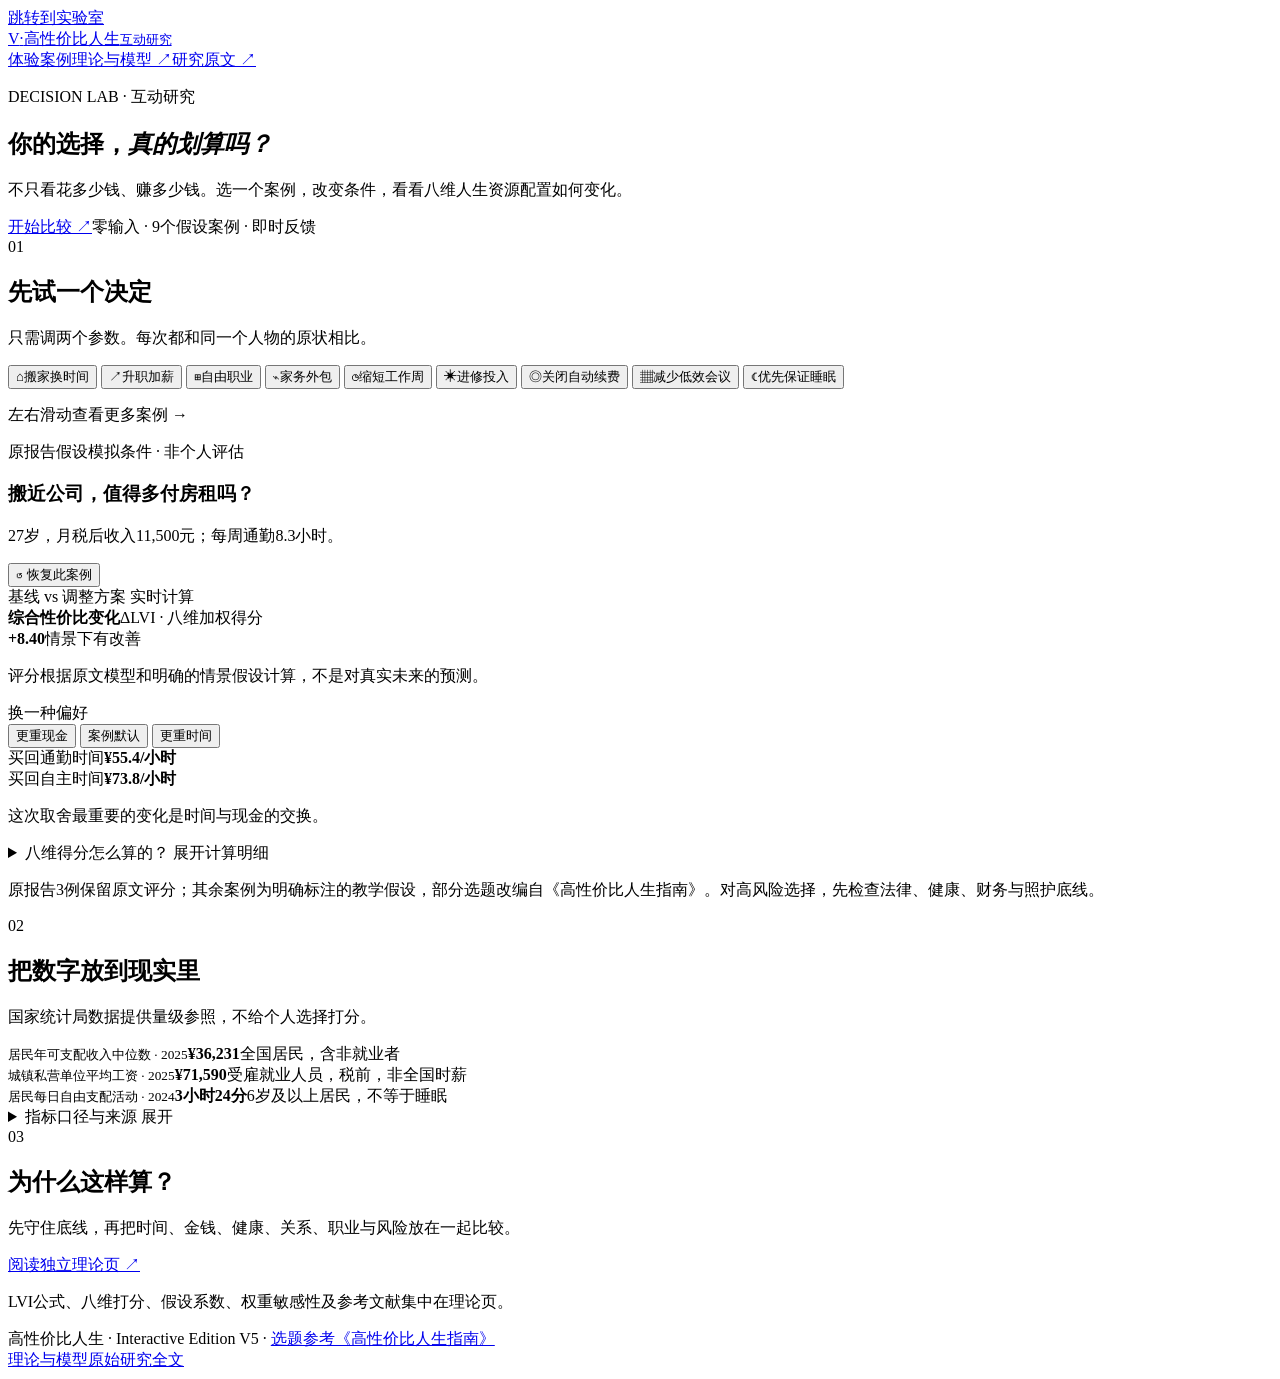
<file: src_main.html>
<!doctype html>
<html lang="zh-CN">
<head>
  <meta charset="UTF-8"><meta name="viewport" content="width=device-width,initial-scale=1">
  <meta name="theme-color" content="#f7f8f6">
  <meta name="description" content="选一个真实生活中的假设决策，调整两个参数，立刻看到基于八维LVI模型的性价比变化。">
  <title>高性价比人生 · 决策实验室</title>
  <style>/*V4_STYLES*/</style>
</head>
<body>
  <a class="skip" href="#lab">跳转到实验室</a>
  <header class="header">
    <a class="wordmark" href="#top" aria-label="高性价比人生，返回首页"><span class="logo">V<span>·</span></span><span>高性价比人生</span><small>互动研究</small></a>
    <nav aria-label="主导航"><a href="#lab">体验案例</a><a href="理论与模型.html">理论与模型 ↗</a><a href="研究全文.html" class="wide-only">研究原文 ↗</a></nav>
  </header>
  <main id="top">
    <section class="intro wrap">
      <p class="eyebrow">DECISION LAB · 互动研究</p>
      <h1>你的选择，<em>真的划算吗？</em></h1>
      <p class="lead">不只看花多少钱、赚多少钱。选一个案例，改变条件，看看八维人生资源配置如何变化。</p>
      <div class="intro-bottom"><a href="#lab" class="start">开始比较 <span aria-hidden="true">↗</span></a><span>零输入 · 9个假设案例 · 即时反馈</span></div>
    </section>

    <section class="wrap lab" id="lab" aria-label="决策实验室">
      <div class="section-caption"><span class="section-number">01</span><div><h2>先试一个决定</h2><p>只需调两个参数。每次都和同一个人物的原状相比。</p></div></div>
      <div class="case-list" role="tablist" aria-label="选择生活决策情景" id="case-list">
        <button type="button" role="tab" data-id="commute" id="tab-commute" aria-selected="true" aria-controls="lab-panel"><span class="case-icon">⌂</span><span>搬家换时间</span></button>
        <button type="button" role="tab" data-id="promotion" id="tab-promotion" aria-selected="false" aria-controls="lab-panel" tabindex="-1"><span class="case-icon">↗</span><span>升职加薪</span></button>
        <button type="button" role="tab" data-id="freelance" id="tab-freelance" aria-selected="false" aria-controls="lab-panel" tabindex="-1"><span class="case-icon">⊞</span><span>自由职业</span></button>
        <button type="button" role="tab" data-id="chores" id="tab-chores" aria-selected="false" aria-controls="lab-panel" tabindex="-1"><span class="case-icon">⌁</span><span>家务外包</span></button>
        <button type="button" role="tab" data-id="fourday" id="tab-fourday" aria-selected="false" aria-controls="lab-panel" tabindex="-1"><span class="case-icon">◷</span><span>缩短工作周</span></button>
        <button type="button" role="tab" data-id="learning" id="tab-learning" aria-selected="false" aria-controls="lab-panel" tabindex="-1"><span class="case-icon">✳</span><span>进修投入</span></button>
        <button type="button" role="tab" data-id="subscriptions" id="tab-subscriptions" aria-selected="false" aria-controls="lab-panel" tabindex="-1"><span class="case-icon">◎</span><span>关闭自动续费</span></button>
        <button type="button" role="tab" data-id="meetings" id="tab-meetings" aria-selected="false" aria-controls="lab-panel" tabindex="-1"><span class="case-icon">▦</span><span>减少低效会议</span></button>
        <button type="button" role="tab" data-id="sleep" id="tab-sleep" aria-selected="false" aria-controls="lab-panel" tabindex="-1"><span class="case-icon">☾</span><span>优先保证睡眠</span></button>
      </div>
      <p class="case-swipe-hint">左右滑动查看更多案例 →</p>
      <div class="main-panel" id="lab-panel" role="tabpanel" aria-labelledby="tab-commute" tabindex="0">
        <div class="settings">
          <div class="case-top"><span id="origin">原报告假设</span><span>模拟条件 · 非个人评估</span></div>
          <h3 id="case-title">搬近公司，值得多付房租吗？</h3>
          <p id="case-about">27岁，月税后收入11,500元；每周通勤8.3小时。</p>
          <a id="case-source" class="case-source" href="#" hidden target="_blank" rel="noopener noreferrer">原指南条目 ↗</a>
          <div class="controls" id="controls"></div>
          <div class="context-buttons" id="promotion-options" hidden role="group" aria-label="晋升方式">
            <span>方案方式</span><button type="button" data-preset="direct" aria-pressed="true">直接晋升</button><button type="button" data-preset="negotiated" aria-pressed="false">协商晋升</button>
          </div>
          <div class="context-buttons" id="learning-options" hidden role="group" aria-label="学习职业收益的假设">
            <span>职业收益假设</span><button type="button" data-outcome="low" aria-pressed="false">未实现</button><button type="button" data-outcome="medium" aria-pressed="true">部分实现</button><button type="button" data-outcome="high" aria-pressed="false">达到预期</button>
          </div>
          <div class="context-buttons" id="conversion-options" hidden role="group" aria-label="新增时间可自主支配的比例">
            <span>真正可自主使用的时间</span><button type="button" data-pct="50">50%</button><button type="button" data-pct="75" aria-pressed="true">75%</button><button type="button" data-pct="100">100%</button>
          </div>
          <button class="reset" id="reset" type="button">↺ 恢复此案例</button>
        </div>
        <div class="outcome">
          <div class="panel-header"><span>基线 vs 调整方案</span><span class="signal"><i></i> 实时计算</span></div>
          <div class="comparisons" id="comparisons"></div>
          <div class="score-block">
            <div class="score-caption"><strong>综合性价比变化</strong><span>ΔLVI · 八维加权得分</span></div>
            <div class="score-line"><strong id="delta" class="delta positive">+8.40</strong><span id="verdict" class="verdict">情景下有改善</span></div>
            <div class="score-bars" id="score-bars"></div>
            <p class="score-meta">评分根据原文模型和明确的情景假设计算，不是对真实未来的预测。</p>
          </div>
          <div class="preference-line">
            <span>换一种偏好</span>
            <div role="group" aria-label="比较三种价值偏好" class="preference-buttons">
              <button type="button" data-priority="money" aria-pressed="false">更重现金</button>
              <button type="button" data-priority="default" aria-pressed="true">案例默认</button>
              <button type="button" data-priority="time" aria-pressed="false">更重时间</button>
            </div>
          </div>
          <div class="economics"><div><span id="cost-label">买回通勤时间</span><strong id="cost-value">¥55.4/小时</strong></div><div><span id="second-label">买回自主时间</span><strong id="second-value">¥73.8/小时</strong></div></div>
          <p class="interpret" id="interpret">这次取舍最重要的变化是时间与现金的交换。</p>
          <details class="details"><summary>八维得分怎么算的？ <span>展开计算明细</span></summary><div id="contributions"></div><p class="method-note" id="assumption-note"></p><a class="inner-link" href="理论与模型.html">查看完整方法、评分假设与局限 ↗</a></details>
        </div>
      </div>
      <p class="lab-foot">原报告3例保留原文评分；其余案例为明确标注的教学假设，部分选题改编自《高性价比人生指南》。对高风险选择，先检查法律、健康、财务与照护底线。</p>
    </section>

    <section class="wrap bottom-row" aria-label="统计参照和研究方法">
      <div class="stat-reference" id="stats">
        <div class="section-caption small"><span class="section-number">02</span><div><h2>把数字放到现实里</h2><p>国家统计局数据提供量级参照，不给个人选择打分。</p></div></div>
        <div class="stat-columns">
          <div><small>居民年可支配收入中位数 · 2025</small><strong id="stat-income">¥36,231</strong><span>全国居民，含非就业者</span></div>
          <div><small>城镇私营单位平均工资 · 2025</small><strong id="stat-wage">¥71,590</strong><span>受雇就业人员，税前，非全国时薪</span></div>
          <div><small>居民每日自由支配活动 · 2024</small><strong id="stat-time">3小时24分</strong><span>6岁及以上居民，不等于睡眠</span></div>
        </div>
        <details class="details slim"><summary>指标口径与来源 <span>展开</span></summary><p>居民收入与城镇单位税前工资统计对象不同；年度工资除以假设工时只能得到折算参考，不能称为官方“休息时薪”。自由支配时间包含个人自由安排活动，不等于睡眠或可售卖的劳动小时。<a id="source-income" href="#" target="_blank" rel="noopener noreferrer">收入来源 ↗</a> · <a id="source-wage" href="#" target="_blank" rel="noopener noreferrer">工资来源 ↗</a> · <a id="source-time" href="#" target="_blank" rel="noopener noreferrer">时间来源 ↗</a></p></details>
      </div>
      <div class="theory-teaser">
        <div class="section-caption small"><span class="section-number">03</span><div><h2>为什么这样算？</h2></div></div>
        <p>先守住底线，再把时间、金钱、健康、关系、职业与风险放在一起比较。</p>
        <a class="theory-link" href="理论与模型.html">阅读独立理论页 <span aria-hidden="true">↗</span></a>
        <p class="theory-mini">LVI公式、八维打分、假设系数、权重敏感性及参考文献集中在理论页。</p>
      </div>
    </section>
  </main>
  <footer><div class="wrap footer-inner"><span>高性价比人生 · Interactive Edition V5 · <a href="https://github.com/eternity4719/HowToLiveBetter" target="_blank" rel="noopener noreferrer">选题参考《高性价比人生指南》</a></span><nav><a href="理论与模型.html">理论与模型</a><a href="研究全文.html">原始研究全文</a></nav></div></footer>
  <script id="stats-data" type="application/json">/*V4_STATS*/</script>
  <script>/*V4_MODEL*/</script>
  <script>/*V4_APP*/</script>
</body>
</html>
</file>
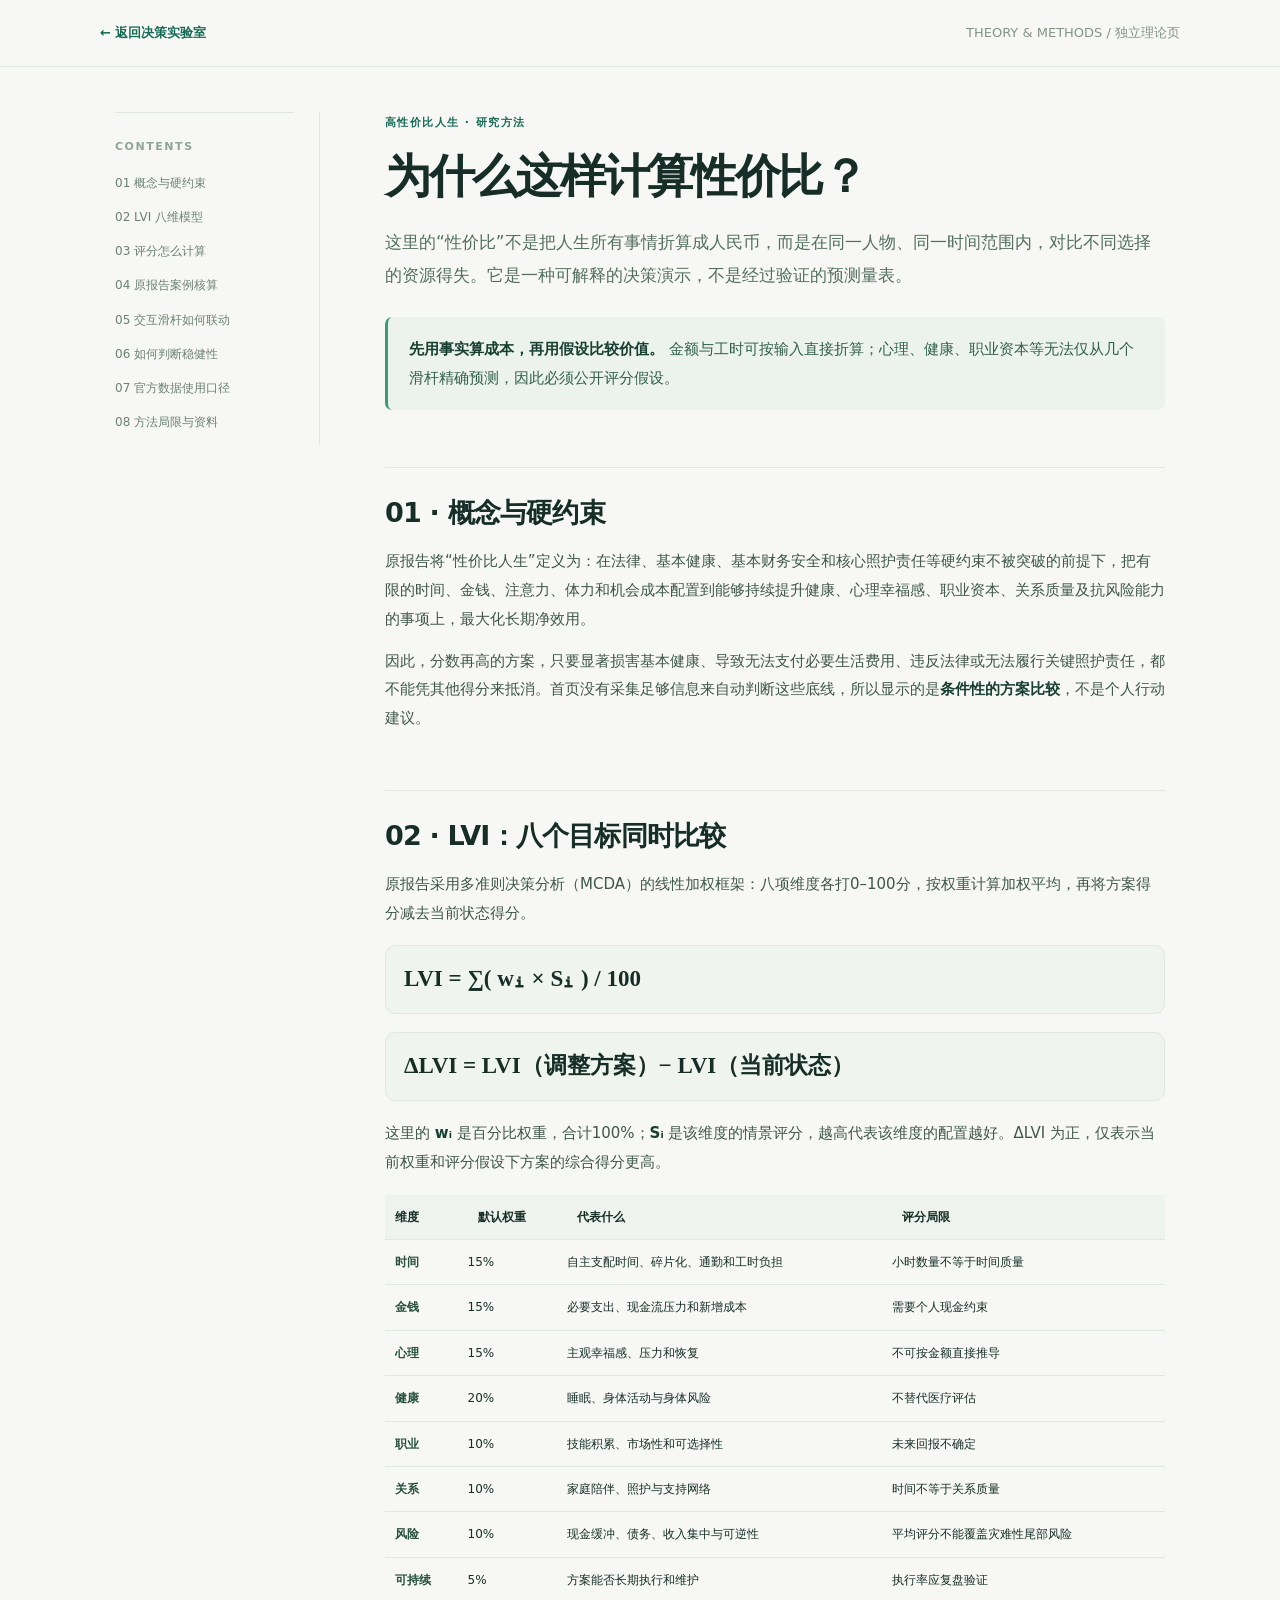
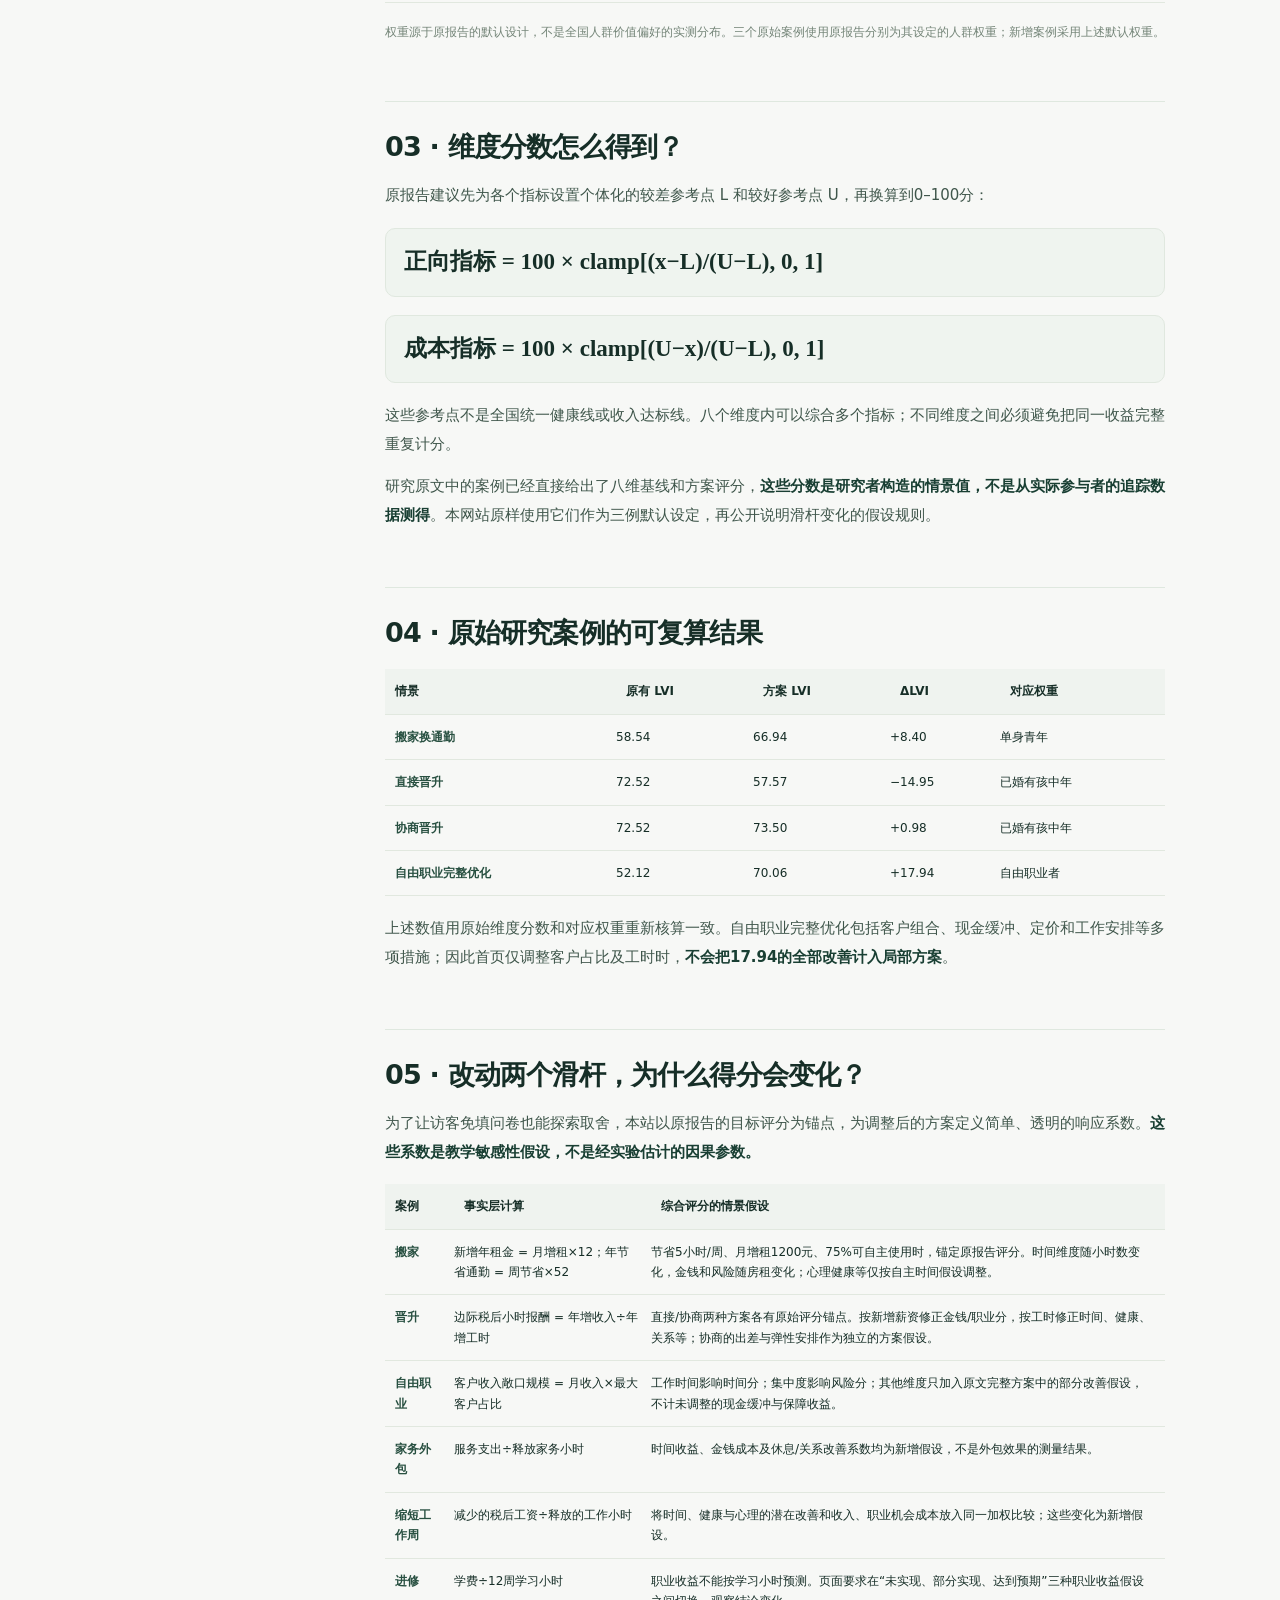
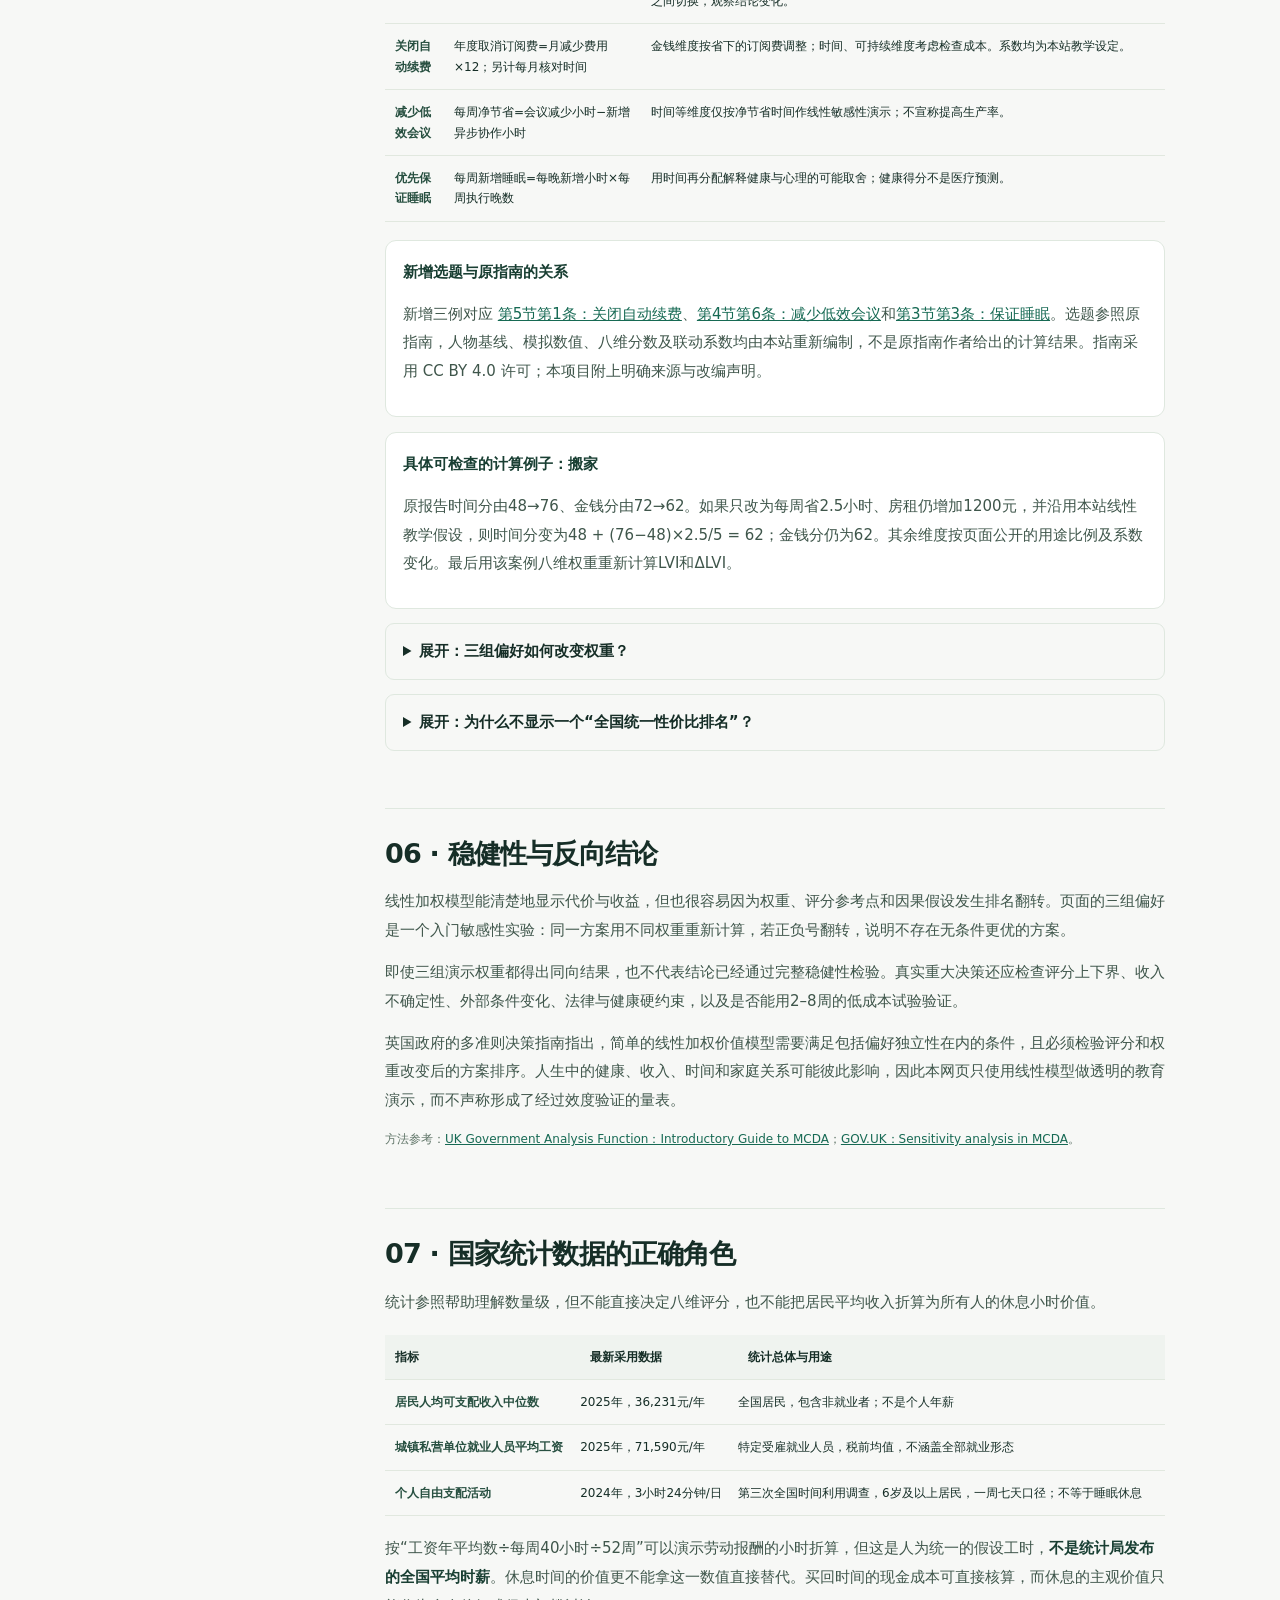
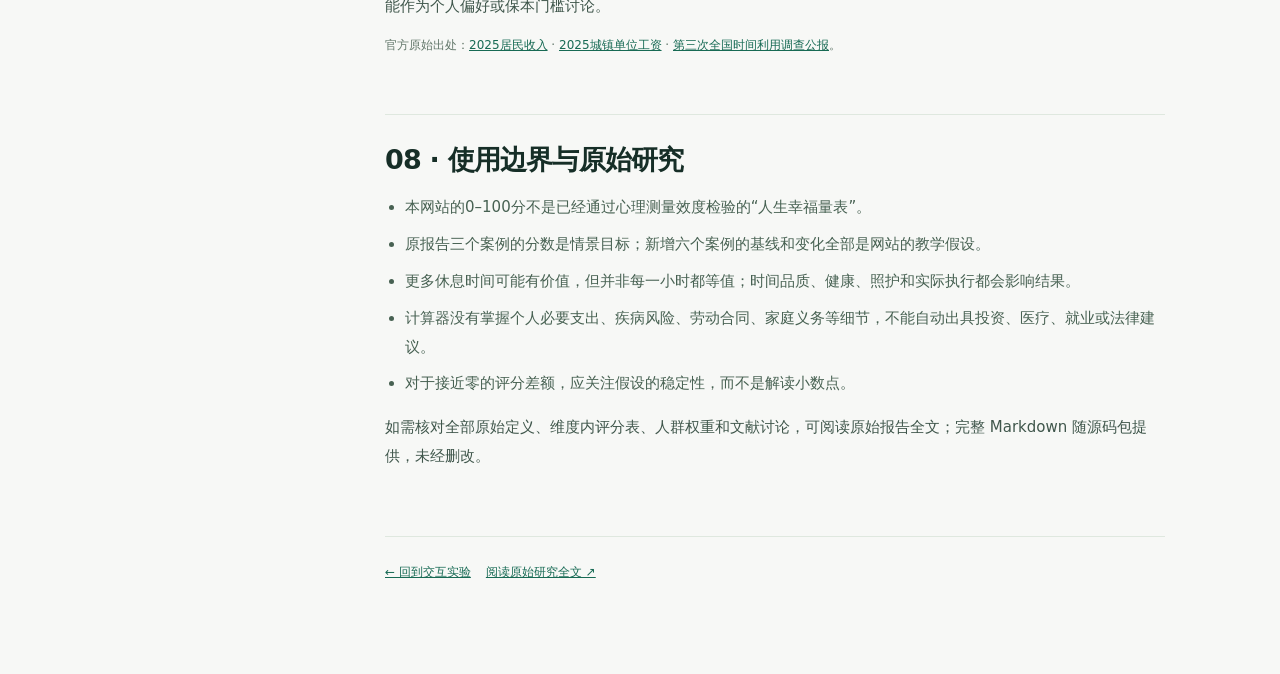
<file: 理论与模型.html>
<!doctype html>
<html lang="zh-CN"><head><meta charset="UTF-8"><meta name="viewport" content="width=device-width,initial-scale=1"><title>理论与模型｜高性价比人生</title><meta name="theme-color" content="#f7f8f6">
<style>
:root{--ink:#162e27;--muted:#60786a;--green:#176a54;--line:#dfe8df}*{box-sizing:border-box}body{margin:0;background:#f7f8f6;color:var(--ink);font:15px/1.92 Inter,'Noto Sans SC','PingFang SC','Microsoft YaHei',system-ui,sans-serif;-webkit-font-smoothing:antialiased}a{color:var(--green)}header{height:67px;border-bottom:1px solid var(--line);display:flex;align-items:center;justify-content:space-between;padding:0 max(25px,calc((100vw - 1080px)/2));font-size:13px}header a{text-decoration:none;font-weight:730}header span{color:#849388}main{max-width:1100px;margin:auto;padding:45px 25px 90px;display:grid;grid-template-columns:205px minmax(0,1fr);gap:65px}.toc{position:sticky;top:30px;align-self:start;border-right:1px solid var(--line);padding-right:25px}.toc h2{font-size:11px;letter-spacing:.14em;color:#8da597;margin:0 0 18px}.toc a{display:block;font-size:12px;color:#6c8174;text-decoration:none;margin:11px 0}.toc a:hover{color:var(--green)}article{max-width:780px;min-width:0}.kicker{font-size:11px;color:var(--green);font-weight:750;letter-spacing:.13em;margin:0 0 15px}h1{font-size:46px;letter-spacing:-.05em;line-height:1.25;margin:0 0 20px}h2{font-size:27px;letter-spacing:-.03em;margin:57px 0 15px;line-height:1.4;border-top:1px solid var(--line);padding-top:26px;scroll-margin-top:25px}h3{font-size:18px;margin:29px 0 10px}p{margin:13px 0;color:#3f564b}strong{color:#193f33}.lead{font-size:17px;line-height:1.95;color:#536f5e}.banner{background:#ebf3ec;border-left:3px solid #3e9b7a;border-radius:7px;padding:18px 21px;margin:25px 0;color:#315f4a}.eq{font:600 23px/1.6 Georgia,'Noto Serif SC',serif;background:#eff4ef;border:1px solid #e0e8df;padding:15px 18px;border-radius:10px;margin:18px 0;overflow-wrap:anywhere}.small{font-size:12px;color:#748578}.table-scroll{overflow-x:auto;margin:18px 0}table{width:100%;border-collapse:collapse;font-size:12px;min-width:560px}th,td{border-bottom:1px solid #e1e8df;padding:12px 12px 12px 0;text-align:left;vertical-align:top;line-height:1.7}th{font-weight:730;background:#eff3ef;padding-left:10px}td:first-child{font-weight:650;color:#285041;padding-left:10px}ul{padding-left:20px;color:#476152}li{margin:8px 0}.source{font-size:12px;color:#617669}.source a{word-break:break-word}footer{margin-top:65px;padding-top:24px;border-top:1px solid var(--line);font-size:12px;color:#789185}footer a{margin-right:15px}details{margin:14px 0;border:1px solid var(--line);border-radius:9px;padding:0 17px}summary{cursor:pointer;font-weight:680;padding:13px 0}details p{font-size:12px}.method-box{background:#fff;border:1px solid var(--line);padding:17px;border-radius:11px;margin-top:15px}a:focus-visible,summary:focus-visible{outline:3px solid #70b69b;outline-offset:3px}@media(max-width:850px){main{grid-template-columns:1fr;gap:10px;padding:35px 20px 65px}.toc{position:static;border:0;background:#edf3ed;border-radius:10px;padding:15px}.toc h2{margin-bottom:8px}.toc a{display:inline-block;margin:5px 13px 5px 0}h1{font-size:36px}h2{font-size:24px}}@media(max-width:480px){header{padding:0 16px}header span{font-size:10px}main{padding:30px 16px 50px}h1{font-size:32px}h2{font-size:22px}.eq{font-size:19px}}
</style></head><body>
<header><a href="index.html">← 返回决策实验室</a><span>THEORY & METHODS / 独立理论页</span></header>
<main><nav class="toc" aria-label="本页目录"><h2>CONTENTS</h2><a href="#concept">01 概念与硬约束</a><a href="#formula">02 LVI 八维模型</a><a href="#scoring">03 评分怎么计算</a><a href="#examples">04 原报告案例核算</a><a href="#interaction">05 交互滑杆如何联动</a><a href="#robust">06 如何判断稳健性</a><a href="#stats">07 官方数据使用口径</a><a href="#boundaries">08 方法局限与资料</a></nav>
<article>
<p class="kicker">高性价比人生 · 研究方法</p><h1>为什么这样计算性价比？</h1>
<p class="lead">这里的“性价比”不是把人生所有事情折算成人民币，而是在同一人物、同一时间范围内，对比不同选择的资源得失。它是一种可解释的决策演示，不是经过验证的预测量表。</p>
<div class="banner"><strong>先用事实算成本，再用假设比较价值。</strong> 金额与工时可按输入直接折算；心理、健康、职业资本等无法仅从几个滑杆精确预测，因此必须公开评分假设。</div>

<h2 id="concept">01 · 概念与硬约束</h2>
<p>原报告将“性价比人生”定义为：在法律、基本健康、基本财务安全和核心照护责任等硬约束不被突破的前提下，把有限的时间、金钱、注意力、体力和机会成本配置到能够持续提升健康、心理幸福感、职业资本、关系质量及抗风险能力的事项上，最大化长期净效用。</p>
<p>因此，分数再高的方案，只要显著损害基本健康、导致无法支付必要生活费用、违反法律或无法履行关键照护责任，都不能凭其他得分来抵消。首页没有采集足够信息来自动判断这些底线，所以显示的是<strong>条件性的方案比较</strong>，不是个人行动建议。</p>

<h2 id="formula">02 · LVI：八个目标同时比较</h2>
<p>原报告采用多准则决策分析（MCDA）的线性加权框架：八项维度各打0–100分，按权重计算加权平均，再将方案得分减去当前状态得分。</p>
<div class="eq">LVI = ∑( wᵢ × Sᵢ ) / 100</div>
<div class="eq">ΔLVI = LVI（调整方案）− LVI（当前状态）</div>
<p>这里的 <strong>wᵢ</strong> 是百分比权重，合计100%；<strong>Sᵢ</strong> 是该维度的情景评分，越高代表该维度的配置越好。ΔLVI 为正，仅表示当前权重和评分假设下方案的综合得分更高。</p>
<div class="table-scroll"><table><thead><tr><th>维度</th><th>默认权重</th><th>代表什么</th><th>评分局限</th></tr></thead><tbody>
<tr><td>时间</td><td>15%</td><td>自主支配时间、碎片化、通勤和工时负担</td><td>小时数量不等于时间质量</td></tr>
<tr><td>金钱</td><td>15%</td><td>必要支出、现金流压力和新增成本</td><td>需要个人现金约束</td></tr>
<tr><td>心理</td><td>15%</td><td>主观幸福感、压力和恢复</td><td>不可按金额直接推导</td></tr>
<tr><td>健康</td><td>20%</td><td>睡眠、身体活动与身体风险</td><td>不替代医疗评估</td></tr>
<tr><td>职业</td><td>10%</td><td>技能积累、市场性和可选择性</td><td>未来回报不确定</td></tr>
<tr><td>关系</td><td>10%</td><td>家庭陪伴、照护与支持网络</td><td>时间不等于关系质量</td></tr>
<tr><td>风险</td><td>10%</td><td>现金缓冲、债务、收入集中与可逆性</td><td>平均评分不能覆盖灾难性尾部风险</td></tr>
<tr><td>可持续</td><td>5%</td><td>方案能否长期执行和维护</td><td>执行率应复盘验证</td></tr>
</tbody></table></div>
<p class="small">权重源于原报告的默认设计，不是全国人群价值偏好的实测分布。三个原始案例使用原报告分别为其设定的人群权重；新增案例采用上述默认权重。</p>

<h2 id="scoring">03 · 维度分数怎么得到？</h2>
<p>原报告建议先为各个指标设置个体化的较差参考点 L 和较好参考点 U，再换算到0–100分：</p>
<div class="eq">正向指标 = 100 × clamp[(x−L)/(U−L), 0, 1]</div>
<div class="eq">成本指标 = 100 × clamp[(U−x)/(U−L), 0, 1]</div>
<p>这些参考点不是全国统一健康线或收入达标线。八个维度内可以综合多个指标；不同维度之间必须避免把同一收益完整重复计分。</p>
<p>研究原文中的案例已经直接给出了八维基线和方案评分，<strong>这些分数是研究者构造的情景值，不是从实际参与者的追踪数据测得</strong>。本网站原样使用它们作为三例默认设定，再公开说明滑杆变化的假设规则。</p>

<h2 id="examples">04 · 原始研究案例的可复算结果</h2>
<div class="table-scroll"><table><thead><tr><th>情景</th><th>原有 LVI</th><th>方案 LVI</th><th>ΔLVI</th><th>对应权重</th></tr></thead><tbody>
<tr><td>搬家换通勤</td><td>58.54</td><td>66.94</td><td>+8.40</td><td>单身青年</td></tr>
<tr><td>直接晋升</td><td>72.52</td><td>57.57</td><td>−14.95</td><td>已婚有孩中年</td></tr>
<tr><td>协商晋升</td><td>72.52</td><td>73.50</td><td>+0.98</td><td>已婚有孩中年</td></tr>
<tr><td>自由职业完整优化</td><td>52.12</td><td>70.06</td><td>+17.94</td><td>自由职业者</td></tr>
</tbody></table></div>
<p>上述数值用原始维度分数和对应权重重新核算一致。自由职业完整优化包括客户组合、现金缓冲、定价和工作安排等多项措施；因此首页仅调整客户占比及工时时，<strong>不会把17.94的全部改善计入局部方案</strong>。</p>

<h2 id="interaction">05 · 改动两个滑杆，为什么得分会变化？</h2>
<p>为了让访客免填问卷也能探索取舍，本站以原报告的目标评分为锚点，为调整后的方案定义简单、透明的响应系数。<strong>这些系数是教学敏感性假设，不是经实验估计的因果参数。</strong></p>
<div class="table-scroll"><table><thead><tr><th>案例</th><th>事实层计算</th><th>综合评分的情景假设</th></tr></thead><tbody>
<tr><td>搬家</td><td>新增年租金 = 月增租×12；年节省通勤 = 周节省×52</td><td>节省5小时/周、月增租1200元、75%可自主使用时，锚定原报告评分。时间维度随小时数变化，金钱和风险随房租变化；心理健康等仅按自主时间假设调整。</td></tr>
<tr><td>晋升</td><td>边际税后小时报酬 = 年增收入÷年增工时</td><td>直接/协商两种方案各有原始评分锚点。按新增薪资修正金钱/职业分，按工时修正时间、健康、关系等；协商的出差与弹性安排作为独立的方案假设。</td></tr>
<tr><td>自由职业</td><td>客户收入敞口规模 = 月收入×最大客户占比</td><td>工作时间影响时间分；集中度影响风险分；其他维度只加入原文完整方案中的部分改善假设，不计未调整的现金缓冲与保障收益。</td></tr>
<tr><td>家务外包</td><td>服务支出÷释放家务小时</td><td>时间收益、金钱成本及休息/关系改善系数均为新增假设，不是外包效果的测量结果。</td></tr>
<tr><td>缩短工作周</td><td>减少的税后工资÷释放的工作小时</td><td>将时间、健康与心理的潜在改善和收入、职业机会成本放入同一加权比较；这些变化为新增假设。</td></tr>
<tr><td>进修</td><td>学费÷12周学习小时</td><td>职业收益不能按学习小时预测。页面要求在“未实现、部分实现、达到预期”三种职业收益假设之间切换，观察结论变化。</td></tr>
<tr><td>关闭自动续费</td><td>年度取消订阅费=月减少费用×12；另计每月核对时间</td><td>金钱维度按省下的订阅费调整；时间、可持续维度考虑检查成本。系数均为本站教学设定。</td></tr>
<tr><td>减少低效会议</td><td>每周净节省=会议减少小时−新增异步协作小时</td><td>时间等维度仅按净节省时间作线性敏感性演示；不宣称提高生产率。</td></tr>
<tr><td>优先保证睡眠</td><td>每周新增睡眠=每晚新增小时×每周执行晚数</td><td>用时间再分配解释健康与心理的可能取舍；健康得分不是医疗预测。</td></tr>
</tbody></table></div>
<div class="method-box"><strong>新增选题与原指南的关系</strong><p>新增三例对应 <a href="https://github.com/eternity4719/HowToLiveBetter/blob/main/book/05-不要浪费钱.md" target="_blank" rel="noopener noreferrer">第5节第1条：关闭自动续费</a>、<a href="https://github.com/eternity4719/HowToLiveBetter/blob/main/book/04-不要浪费时间.md" target="_blank" rel="noopener noreferrer">第4节第6条：减少低效会议</a>和<a href="https://github.com/eternity4719/HowToLiveBetter/blob/main/book/03-不要浪费精力.md" target="_blank" rel="noopener noreferrer">第3节第3条：保证睡眠</a>。选题参照原指南，人物基线、模拟数值、八维分数及联动系数均由本站重新编制，不是原指南作者给出的计算结果。指南采用 CC BY 4.0 许可；本项目附上明确来源与改编声明。</p></div>
<div class="method-box"><strong>具体可检查的计算例子：搬家</strong><p>原报告时间分由48→76、金钱分由72→62。如果只改为每周省2.5小时、房租仍增加1200元，并沿用本站线性教学假设，则时间分变为48 + (76−48)×2.5/5 = 62；金钱分仍为62。其余维度按页面公开的用途比例及系数变化。最后用该案例八维权重重新计算LVI和ΔLVI。</p></div>
<details><summary>展开：三组偏好如何改变权重？</summary><p>“案例默认”使用研究原文对应人群的权重；“更重现金”把金钱维度乘1.8、风险乘1.35、时间乘0.85后再归一化；“更重时间”把时间乘1.7、心理乘1.2、健康乘1.15、金钱乘0.65后再归一化。其他维度系数见源码中的 <code>weightFor</code>。这些是演示预设，而不是由访客的真实偏好调查推导。权重变化后，基线与方案都在同一权重下重算。</p></details>
<details><summary>展开：为什么不显示一个“全国统一性价比排名”？</summary><p>不同方案使用不同人群基线和主观评分区间。跨案例直接比较一个青年搬家的ΔLVI与一个中年人晋升的ΔLVI，不具有充分的共同度量基础。网站只比较同一案例、同一权重下的前后差异；不对所有九种决策做全国排名。</p></details>

<h2 id="robust">06 · 稳健性与反向结论</h2>
<p>线性加权模型能清楚地显示代价与收益，但也很容易因为权重、评分参考点和因果假设发生排名翻转。页面的三组偏好是一个入门敏感性实验：同一方案用不同权重重新计算，若正负号翻转，说明不存在无条件更优的方案。</p>
<p>即使三组演示权重都得出同向结果，也不代表结论已经通过完整稳健性检验。真实重大决策还应检查评分上下界、收入不确定性、外部条件变化、法律与健康硬约束，以及是否能用2–8周的低成本试验验证。</p>
<p>英国政府的多准则决策指南指出，简单的线性加权价值模型需要满足包括偏好独立性在内的条件，且必须检验评分和权重改变后的方案排序。人生中的健康、收入、时间和家庭关系可能彼此影响，因此本网页只使用线性模型做透明的教育演示，而不声称形成了经过效度验证的量表。</p>
<p class="source">方法参考：<a href="https://analysisfunction.civilservice.gov.uk/policy-store/an-introductory-guide-to-mcda/" target="_blank" rel="noopener noreferrer">UK Government Analysis Function：Introductory Guide to MCDA</a>；<a href="https://www.gov.uk/government/publications/green-book-supplementary-guidance-use-of-multi-criteria-decision-analysis/use-of-multi-criteria-decision-analysis-in-options-appraisal-of-economic-cases" target="_blank" rel="noopener noreferrer">GOV.UK：Sensitivity analysis in MCDA</a>。</p>

<h2 id="stats">07 · 国家统计数据的正确角色</h2>
<p>统计参照帮助理解数量级，但不能直接决定八维评分，也不能把居民平均收入折算为所有人的休息小时价值。</p>
<div class="table-scroll"><table><thead><tr><th>指标</th><th>最新采用数据</th><th>统计总体与用途</th></tr></thead><tbody>
<tr><td>居民人均可支配收入中位数</td><td>2025年，36,231元/年</td><td>全国居民，包含非就业者；不是个人年薪</td></tr>
<tr><td>城镇私营单位就业人员平均工资</td><td>2025年，71,590元/年</td><td>特定受雇就业人员，税前均值，不涵盖全部就业形态</td></tr>
<tr><td>个人自由支配活动</td><td>2024年，3小时24分钟/日</td><td>第三次全国时间利用调查，6岁及以上居民，一周七天口径；不等于睡眠休息</td></tr>
</tbody></table></div>
<p>按“工资年平均数÷每周40小时÷52周”可以演示劳动报酬的小时折算，但这是人为统一的假设工时，<strong>不是统计局发布的全国平均时薪</strong>。休息时间的价值更不能拿这一数值直接替代。买回时间的现金成本可直接核算，而休息的主观价值只能作为个人偏好或保本门槛讨论。</p>
<p class="source">官方原始出处：<a href="https://www.stats.gov.cn/sj/zxfb/202601/t20260119_1962321.html" target="_blank" rel="noopener noreferrer">2025居民收入</a> · <a href="https://www.stats.gov.cn/sj/zxfb/202605/t20260515_1963707.html" target="_blank" rel="noopener noreferrer">2025城镇单位工资</a> · <a href="https://www.stats.gov.cn/zt_18555/zthd/lhfw/2025/2025_qgsjlydc/202501/t20250127_1958535.html" target="_blank" rel="noopener noreferrer">第三次全国时间利用调查公报</a>。</p>

<h2 id="boundaries">08 · 使用边界与原始研究</h2>
<ul><li>本网站的0–100分不是已经通过心理测量效度检验的“人生幸福量表”。</li><li>原报告三个案例的分数是情景目标；新增六个案例的基线和变化全部是网站的教学假设。</li><li>更多休息时间可能有价值，但并非每一小时都等值；时间品质、健康、照护和实际执行都会影响结果。</li><li>计算器没有掌握个人必要支出、疾病风险、劳动合同、家庭义务等细节，不能自动出具投资、医疗、就业或法律建议。</li><li>对于接近零的评分差额，应关注假设的稳定性，而不是解读小数点。</li></ul>
<p>如需核对全部原始定义、维度内评分表、人群权重和文献讨论，可阅读原始报告全文；完整 Markdown 随源码包提供，未经删改。</p>
<footer><a href="index.html">← 回到交互实验</a><a href="研究全文.html">阅读原始研究全文 ↗</a></footer>
</article></main></body></html>
</file>
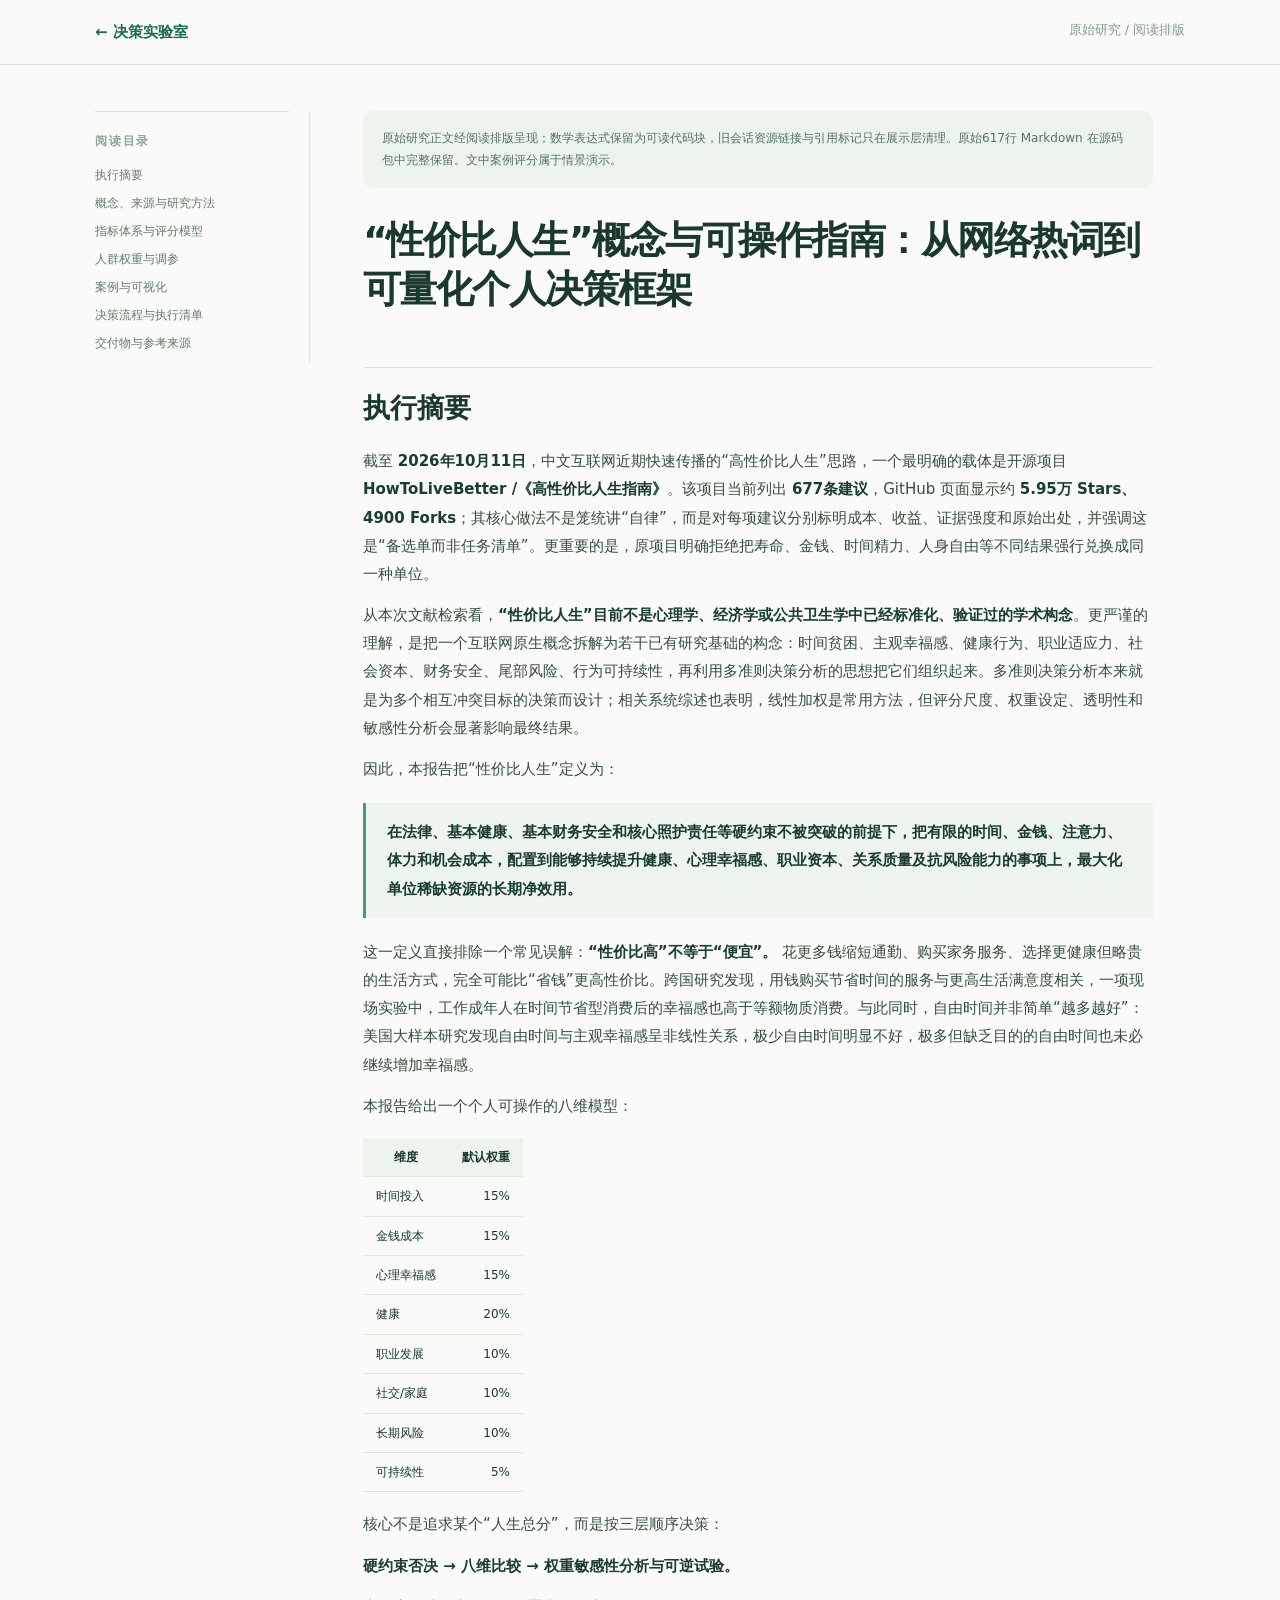
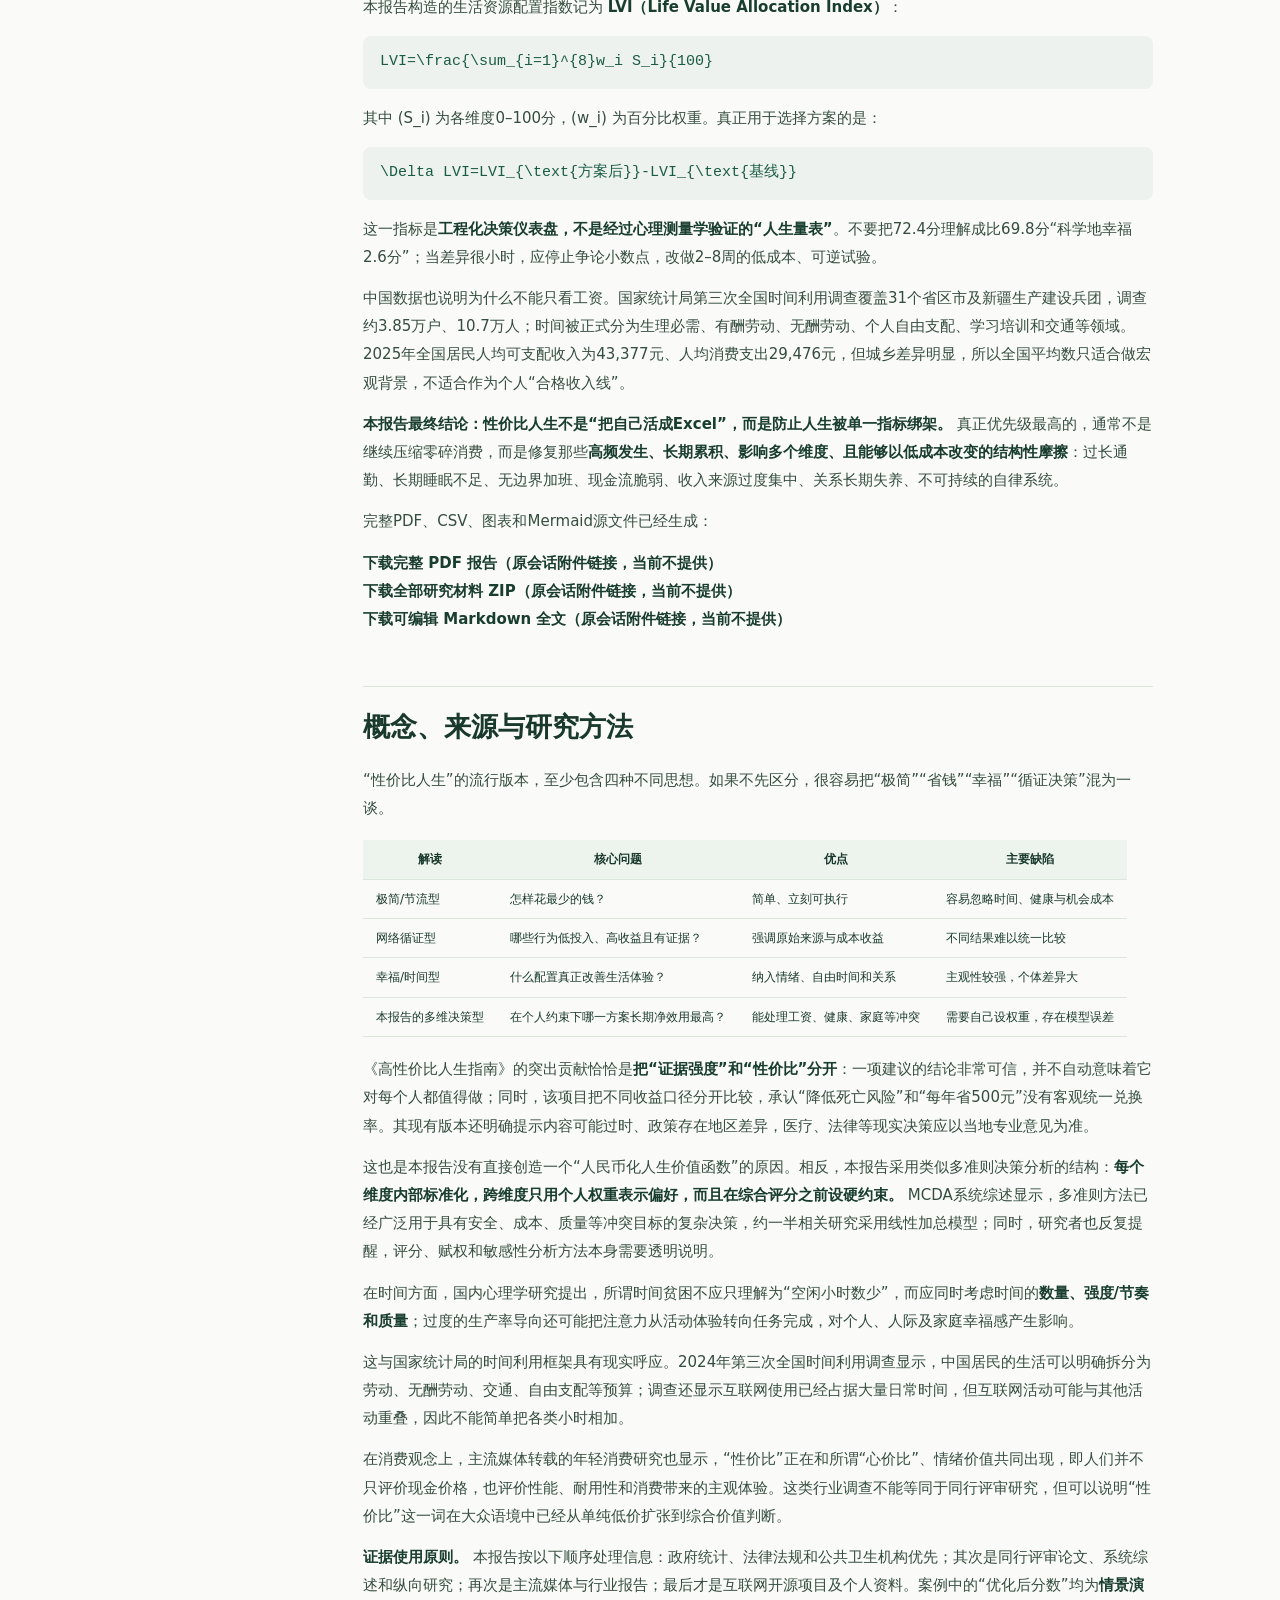
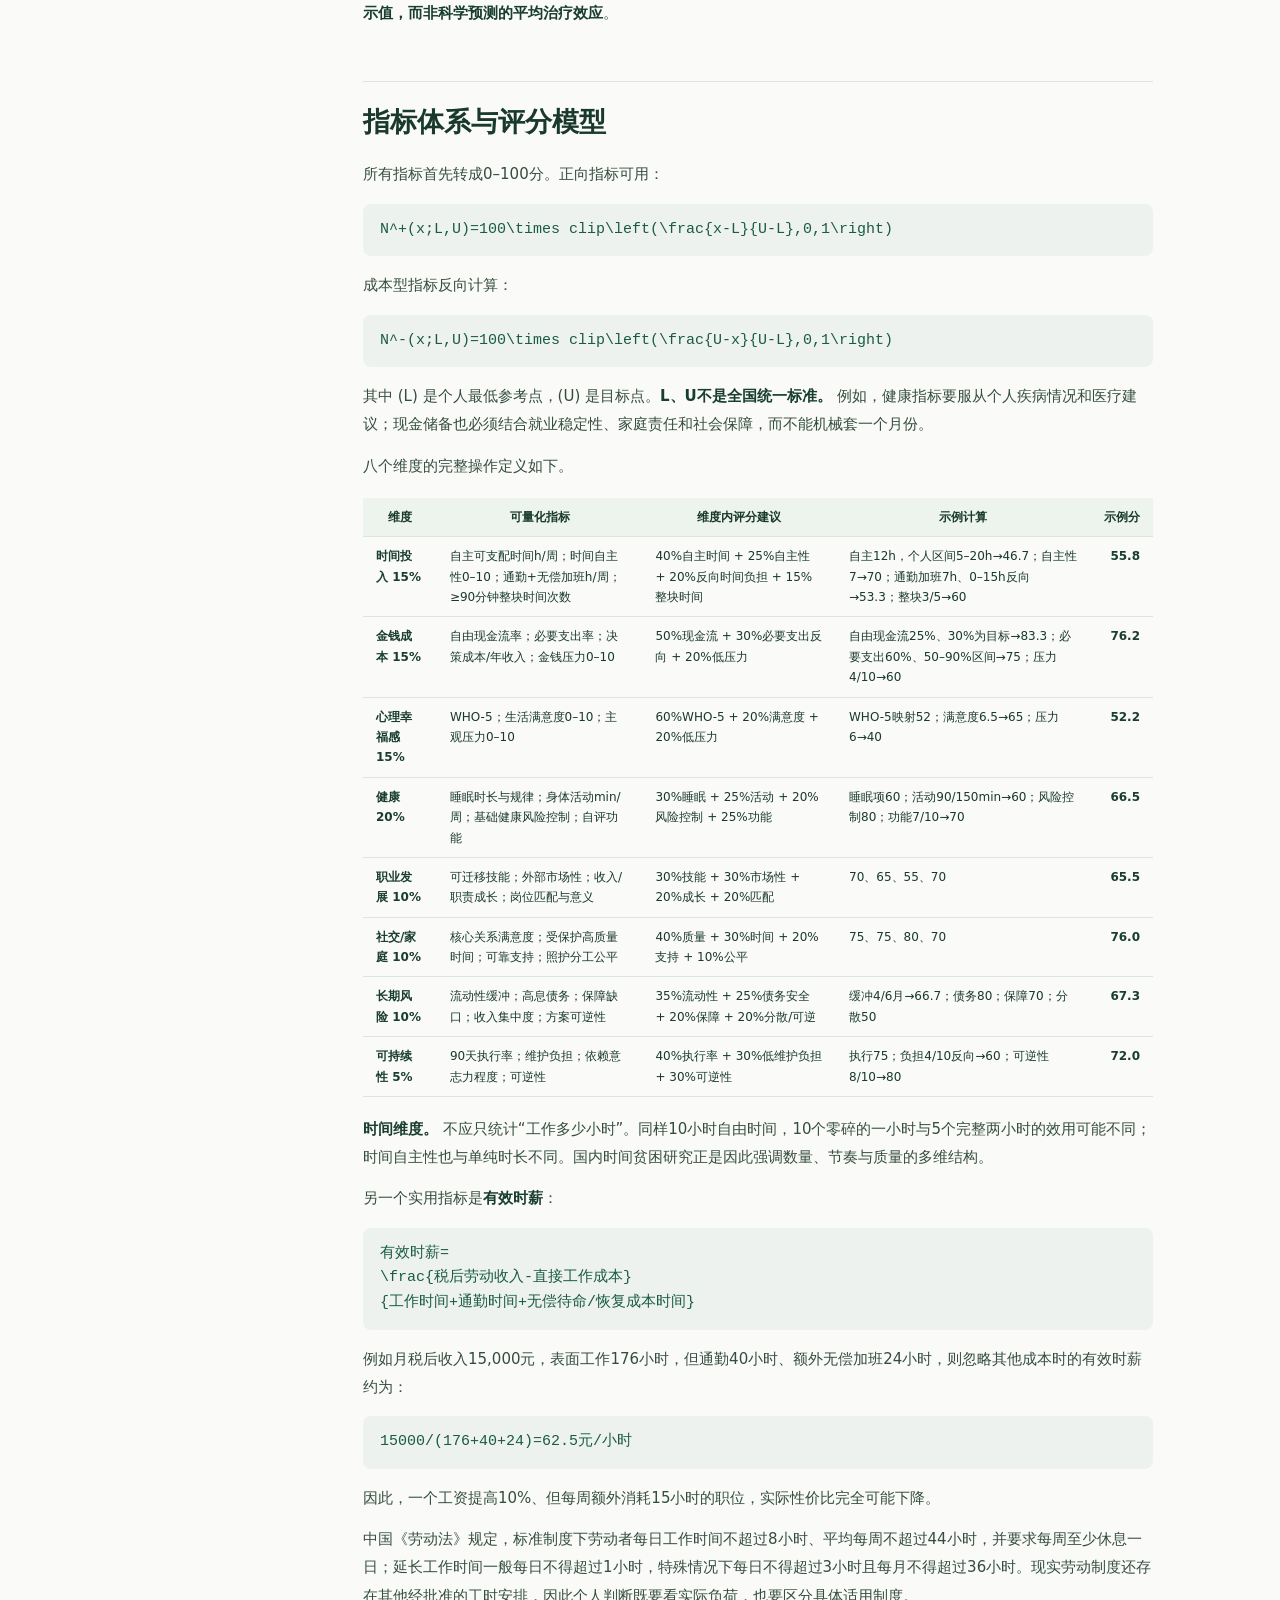
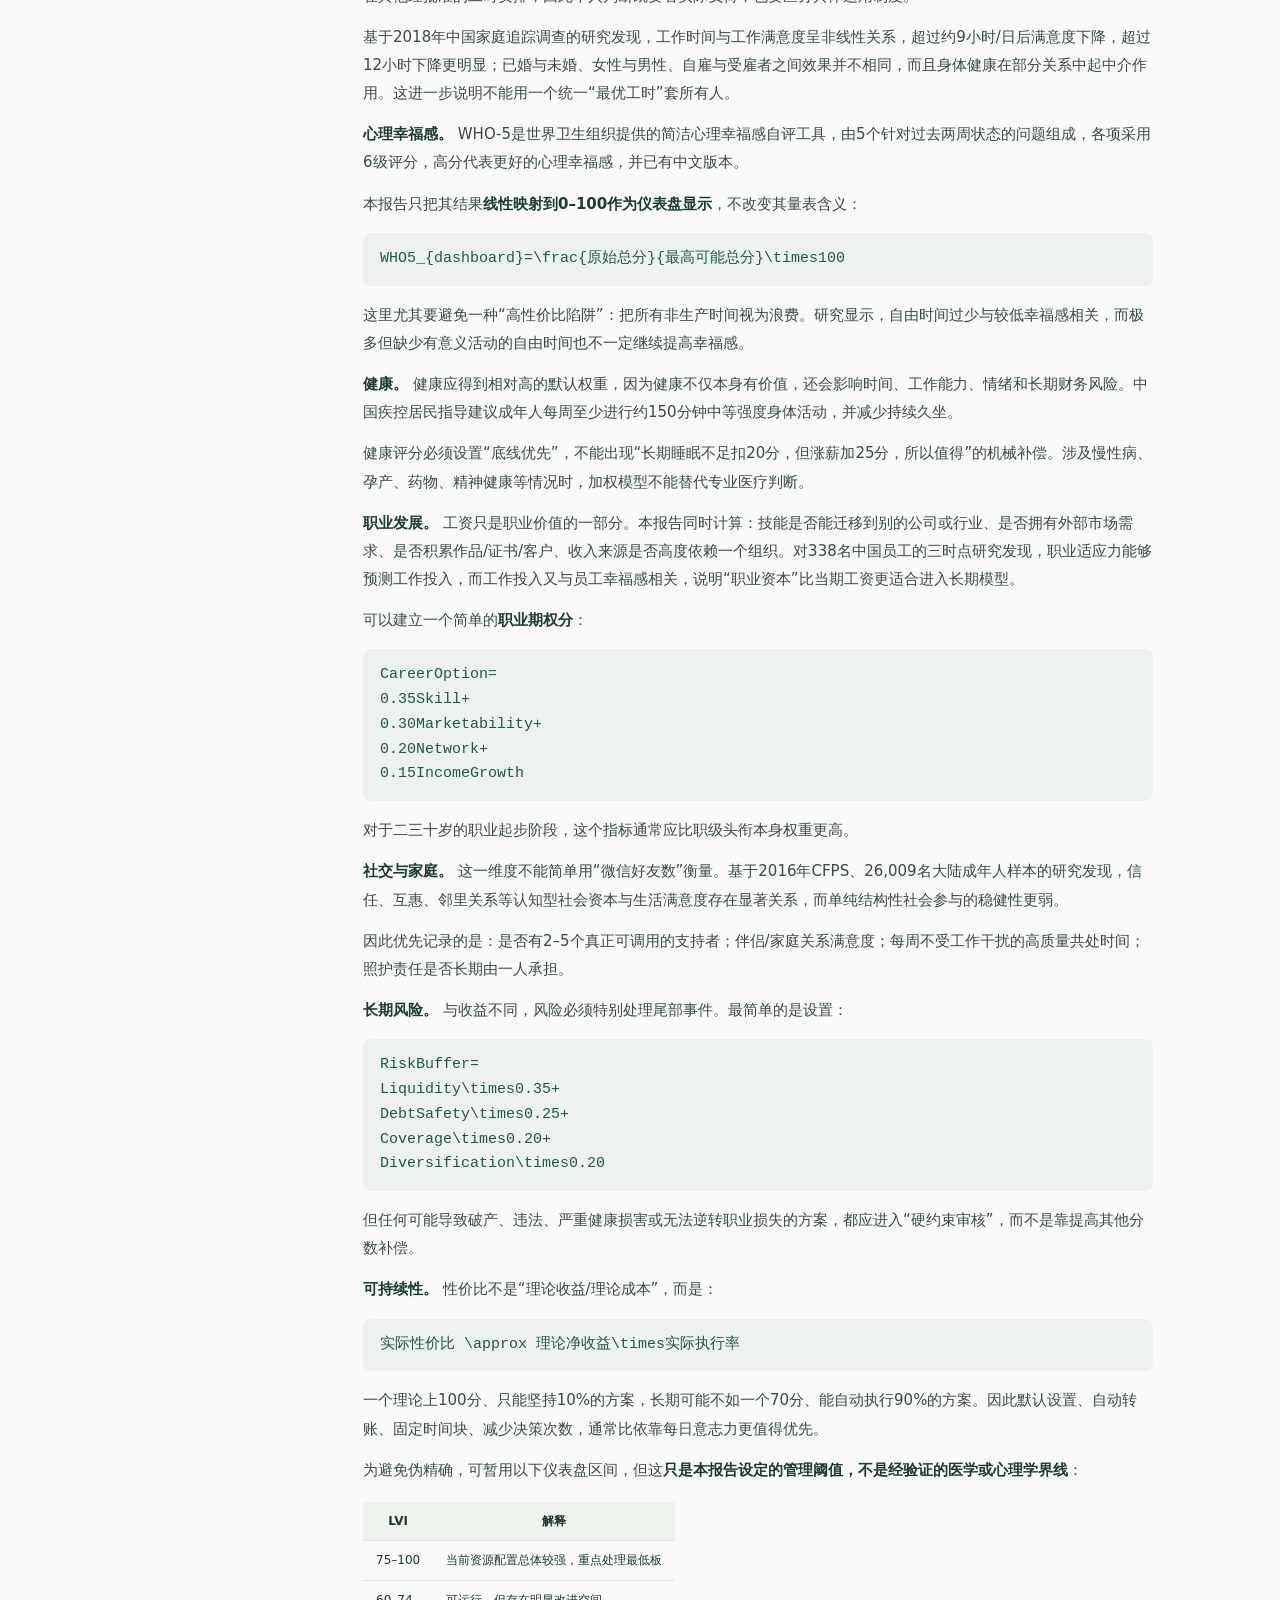
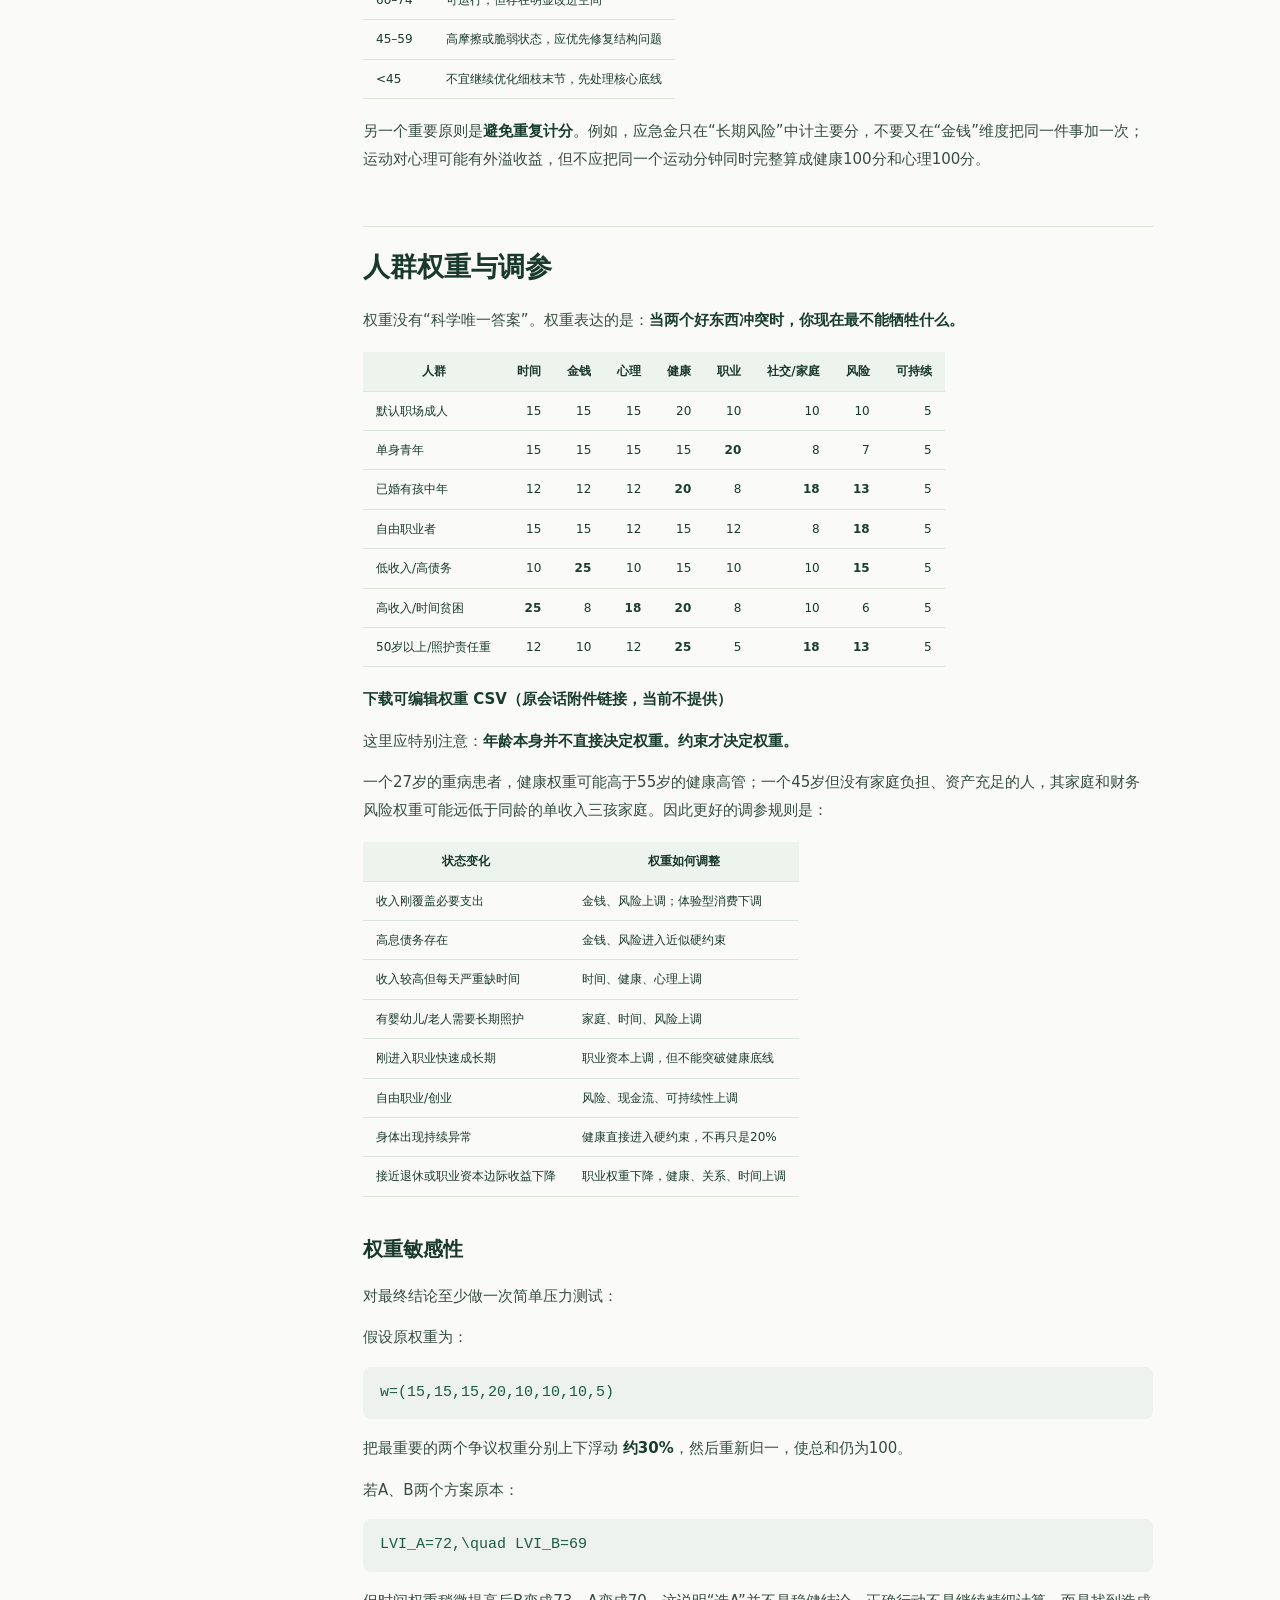
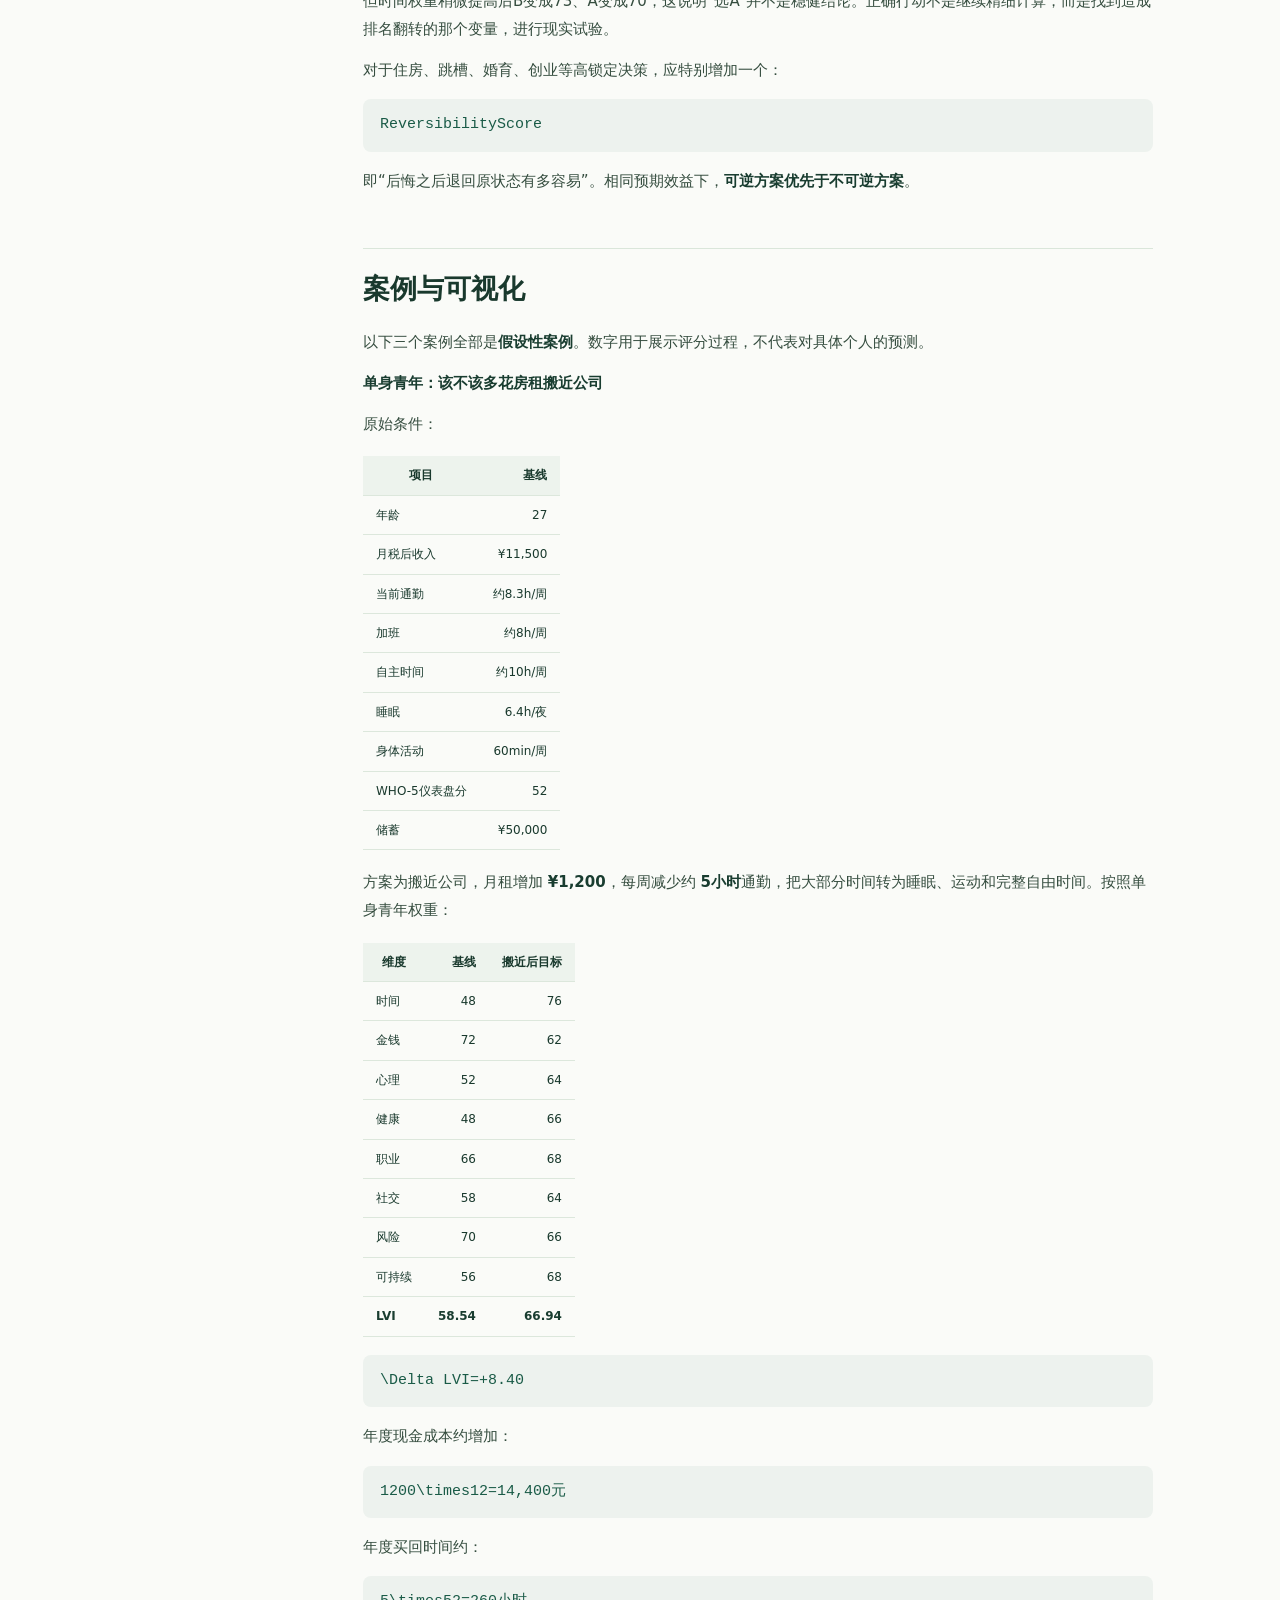
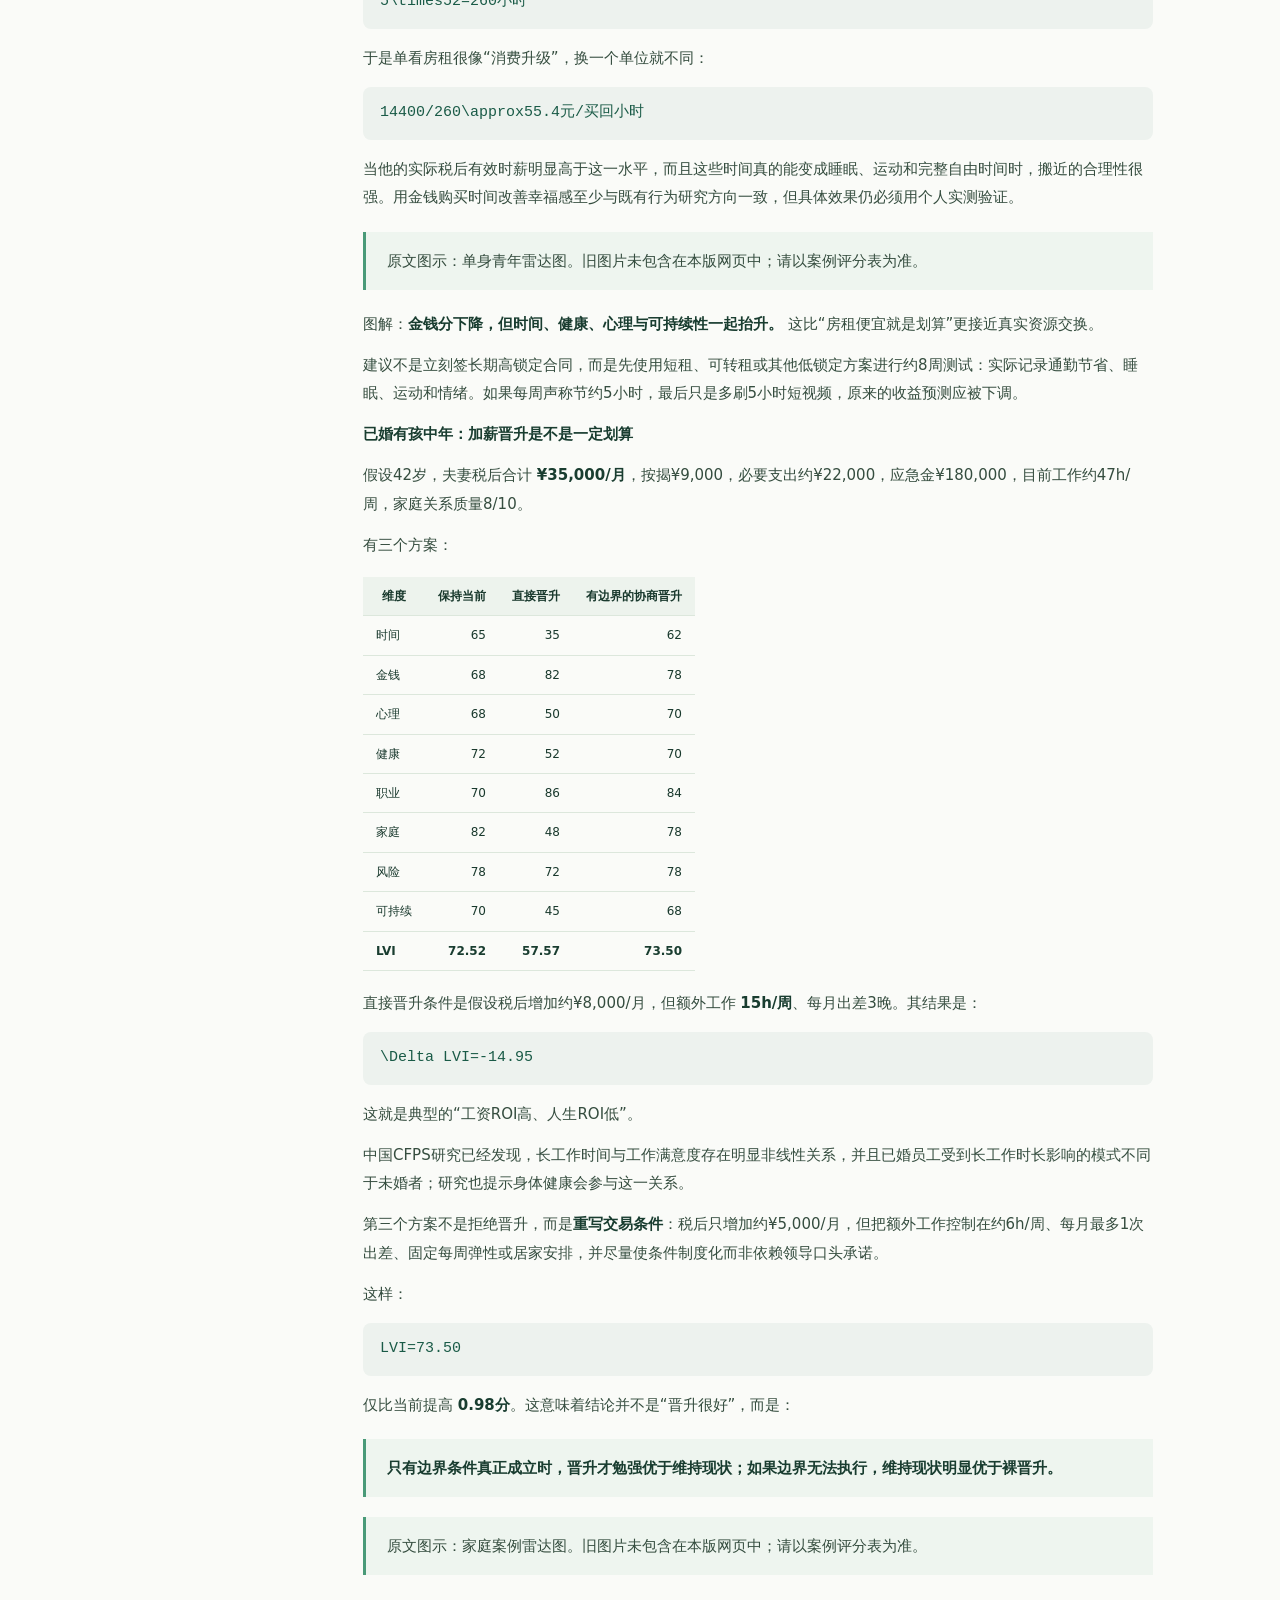
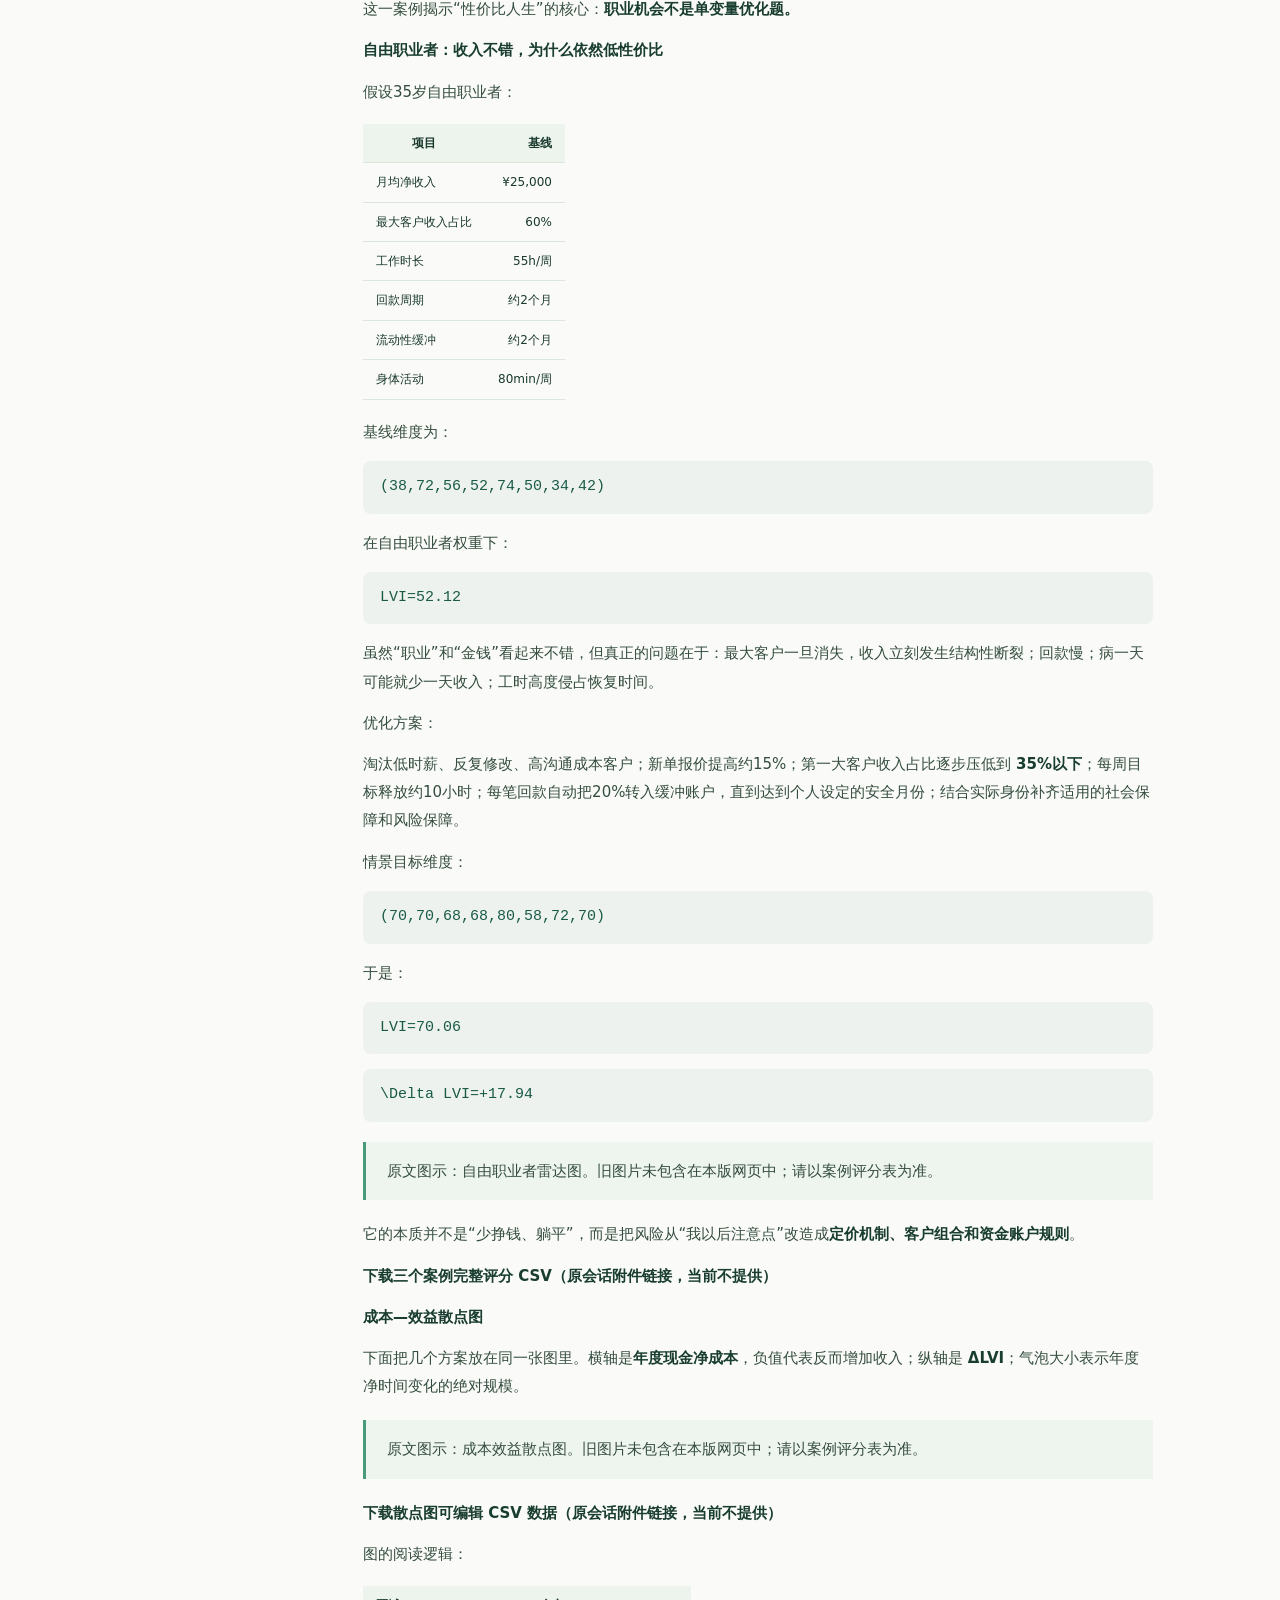
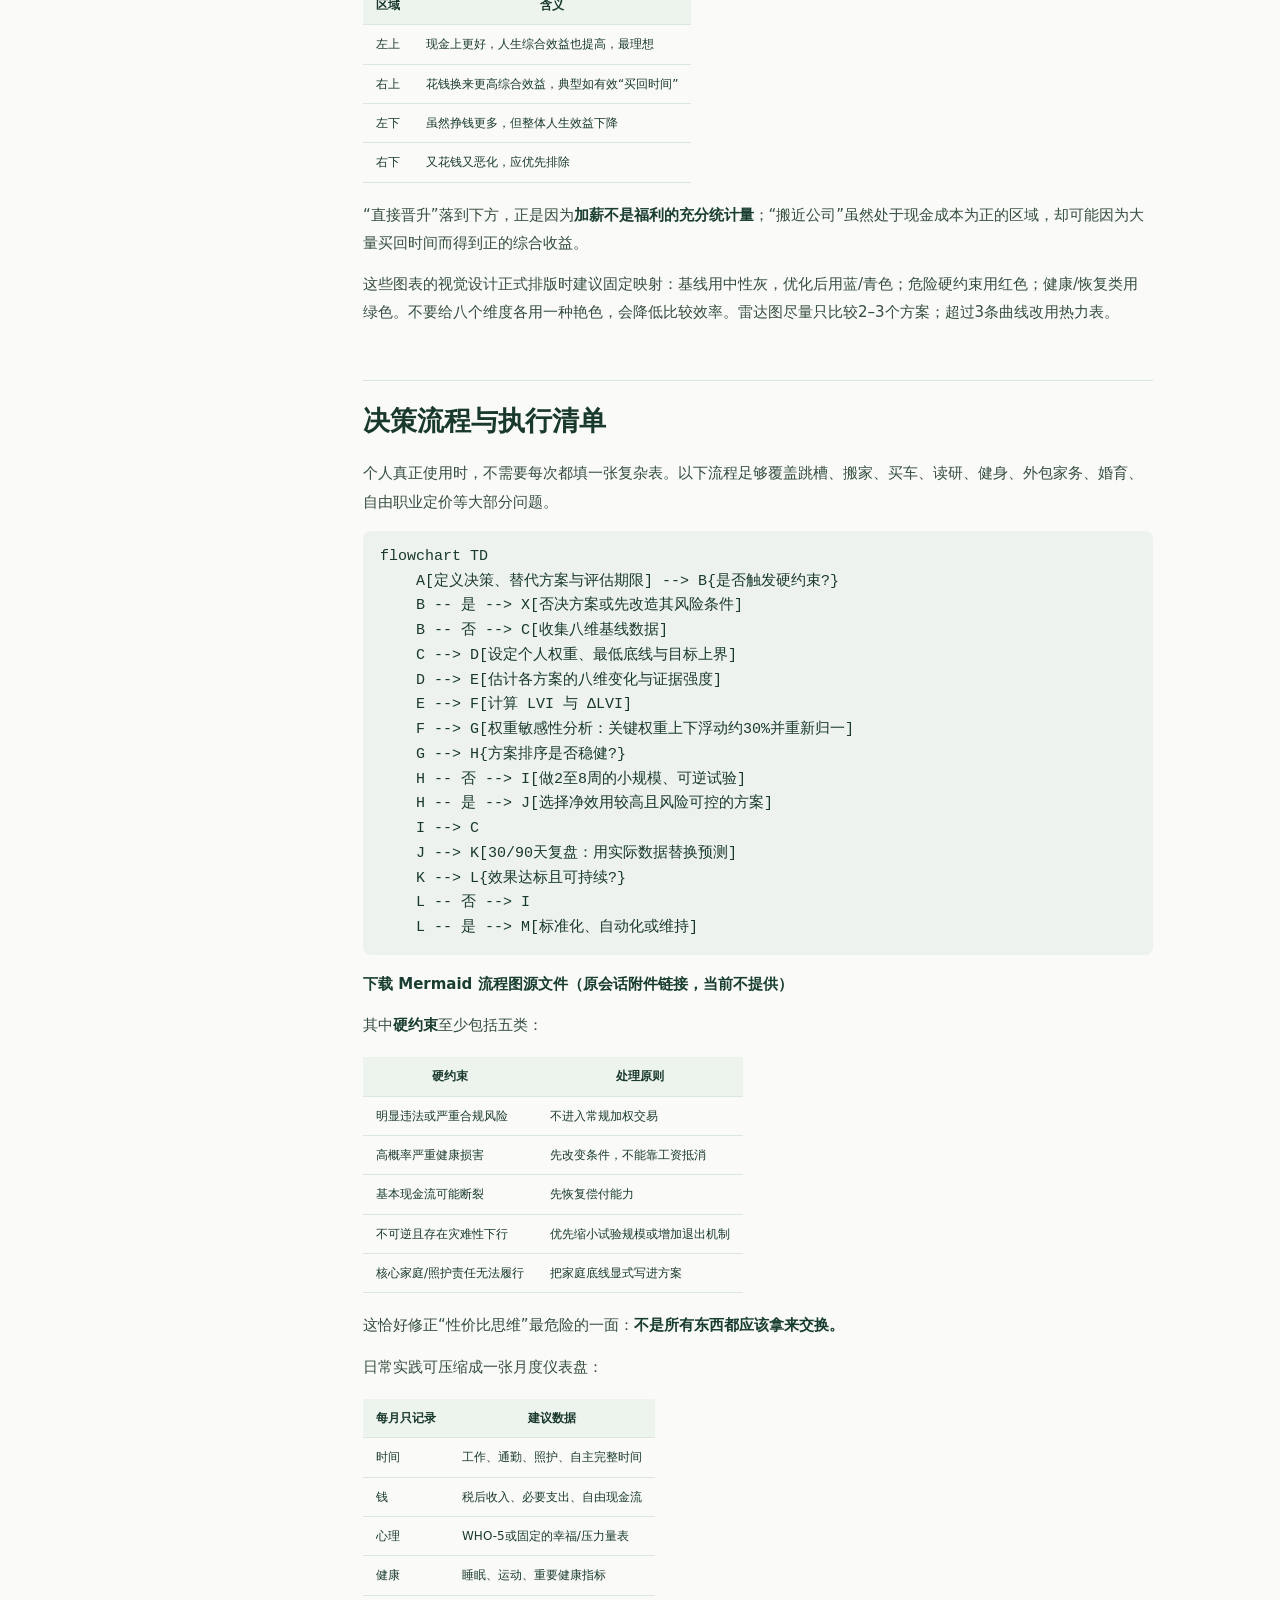
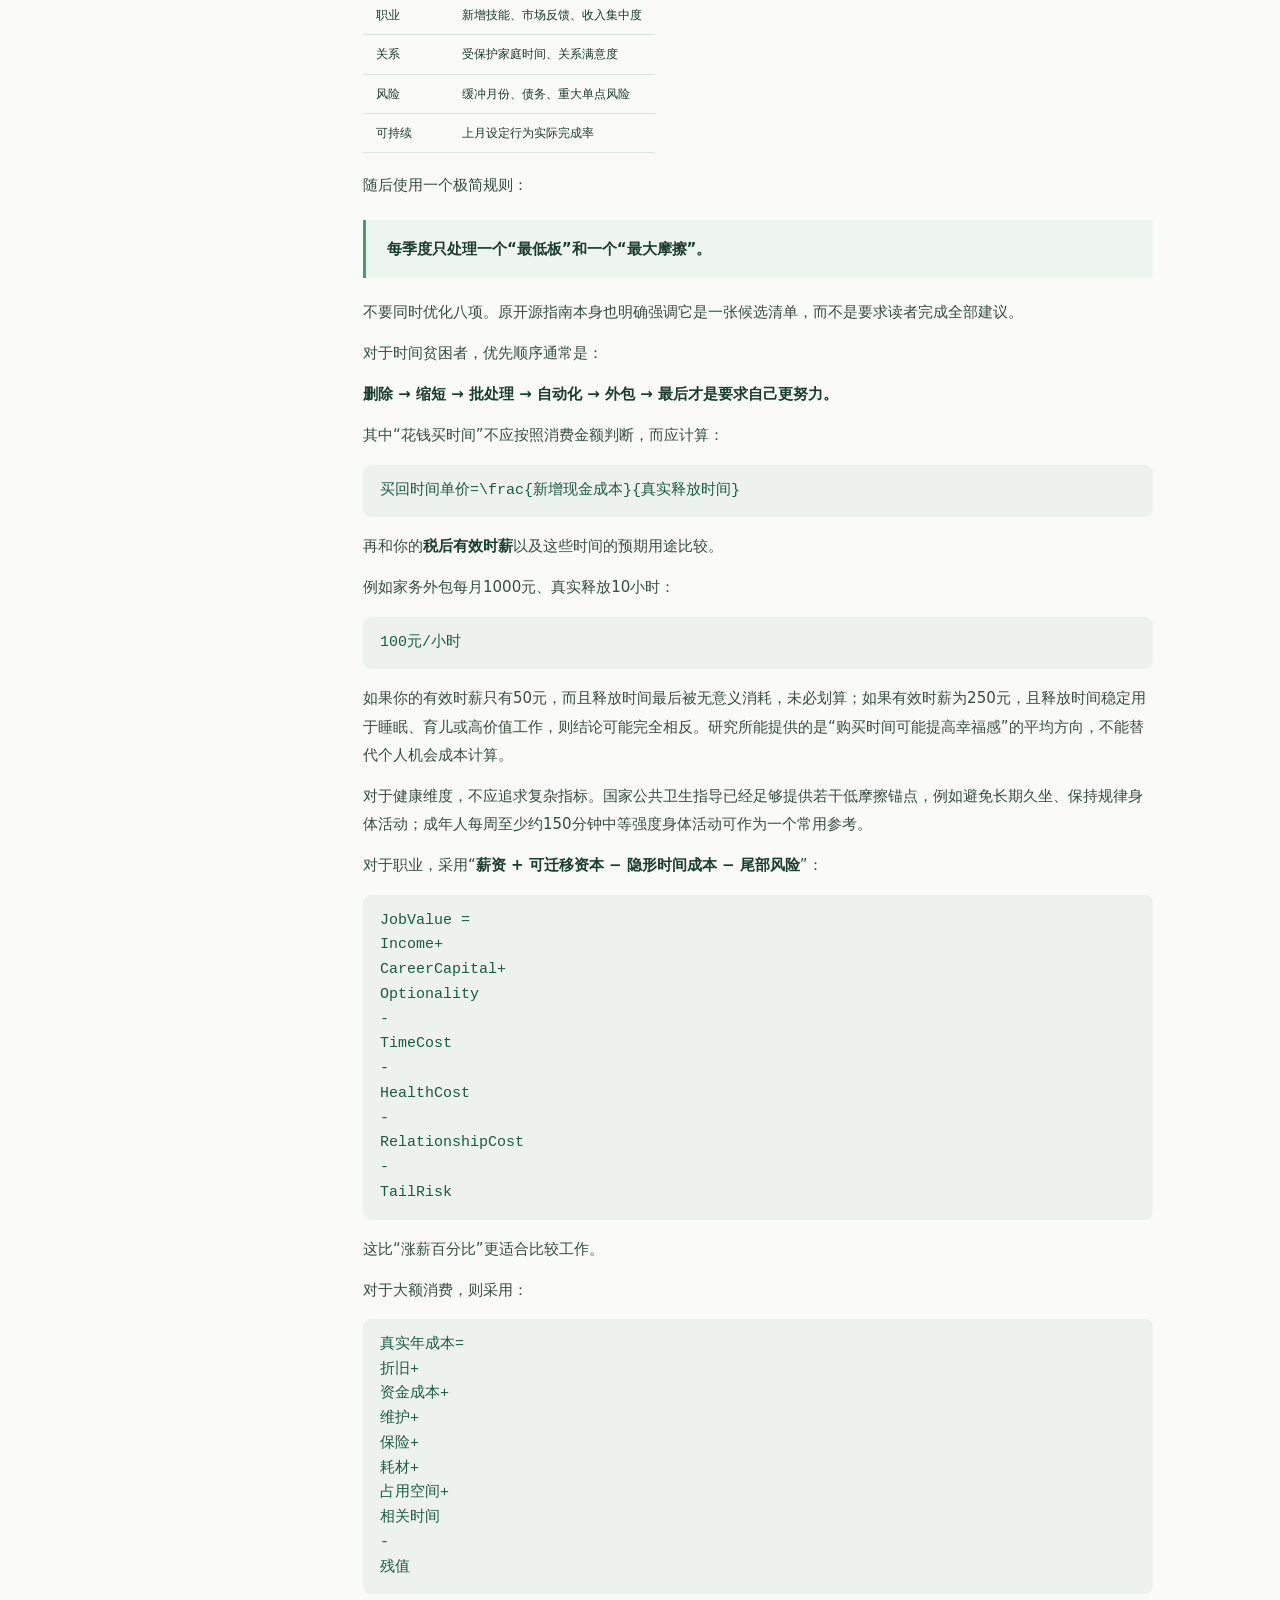
<file: 研究全文.html>
<!doctype html><html lang="zh-CN"><head><meta charset="UTF-8"><meta name="viewport" content="width=device-width,initial-scale=1"><title>原始研究全文 · 高性价比人生</title><style>
:root{--ink:#19392d;--green:#186a53;--muted:#6d8275;--line:#dae6da}
*{box-sizing:border-box}html{scroll-behavior:smooth}body{margin:0;background:#fafbf8;color:var(--ink);font:15px/1.88 Inter,'Noto Sans SC','PingFang SC','Microsoft YaHei',system-ui,sans-serif}
a{color:var(--green)}.top{padding:18px max(22px,calc((100vw - 1090px)/2));border-bottom:1px solid var(--line);display:flex;justify-content:space-between;gap:15px}.top a{font-weight:720;text-decoration:none}.top small{color:#87998c}
.body{max-width:1140px;margin:auto;display:grid;grid-template-columns:215px 1fr;gap:53px;padding:46px 25px 90px}.toc{position:sticky;top:25px;align-self:start;border-right:1px solid var(--line);padding-right:20px}.toc h2{font-size:12px;color:#91a497;letter-spacing:.15em;margin:0 0 16px}.toc a{display:block;text-decoration:none;font-size:12px;color:#637b6c;margin:10px 0;line-height:1.5}.toc a:hover{color:var(--green)}main{min-width:0;max-width:790px}.note{background:#ecf4ed;padding:16px 19px;border-radius:10px;color:#537360;font-size:12px;line-height:1.85;margin-bottom:28px}
h1{font-size:38px;line-height:1.3;letter-spacing:-.04em}h2{font-size:27px;margin:53px 0 20px;padding-top:21px;border-top:1px solid var(--line);scroll-margin-top:30px;line-height:1.4}h3{font-size:20px;margin:34px 0 14px}p{margin:13px 0;color:#354d3f}strong{color:#193d30}blockquote{margin:20px 0;padding:12px 21px;background:#eef5ef;border-left:3px solid #499a78}blockquote p{margin:3px 0}pre{white-space:pre-wrap;word-break:break-word;background:#edf2ee;border-radius:8px;padding:14px 17px;line-height:1.65;overflow:auto}pre.formula{font-size:15px;color:#1a5b47}table{display:block;overflow-x:auto;border-collapse:collapse;font-size:12px;line-height:1.7;margin:18px 0}th,td{padding:9px 13px;border-bottom:1px solid #dce7dc;vertical-align:top}th{background:#edf3ed;white-space:nowrap}ul,ol{padding-left:24px}li{margin:7px 0}footer{padding:26px;color:#8a9c8b;border-top:1px solid var(--line);text-align:center;font-size:12px}
@media(max-width:850px){.body{grid-template-columns:1fr;gap:18px;padding:24px 18px 60px}.toc{position:static;border:0;border-radius:9px;background:#eef4ed;padding:12px 16px}.toc h2{margin:0 0 7px}.toc a{display:inline-block;margin:5px 12px 5px 0}.top{padding:16px 18px}h1{font-size:30px}h2{font-size:23px}h3{font-size:18px}}
</style></head><body><header class="top"><a href="index.html">← 决策实验室</a><small>原始研究 / 阅读排版</small></header><div class="body"><nav class="toc" aria-label="章节目录"><h2>阅读目录</h2><a href="#section-1">执行摘要</a><a href="#section-2">概念、来源与研究方法</a><a href="#section-3">指标体系与评分模型</a><a href="#section-4">人群权重与调参</a><a href="#section-5">案例与可视化</a><a href="#section-6">决策流程与执行清单</a><a href="#section-7">交付物与参考来源</a></nav><main><div class="note">原始研究正文经阅读排版呈现；数学表达式保留为可读代码块，旧会话资源链接与引用标记只在展示层清理。原始617行 Markdown 在源码包中完整保留。文中案例评分属于情景演示。</div><h1>“性价比人生”概念与可操作指南：从网络热词到可量化个人决策框架</h1>
<h2 id="section-1">执行摘要</h2>
<p>截至 <strong>2026年10月11日</strong>，中文互联网近期快速传播的“高性价比人生”思路，一个最明确的载体是开源项目 <strong>HowToLiveBetter /《高性价比人生指南》</strong>。该项目当前列出 <strong>677条建议</strong>，GitHub 页面显示约 <strong>5.95万 Stars、4900 Forks</strong>；其核心做法不是笼统讲“自律”，而是对每项建议分别标明成本、收益、证据强度和原始出处，并强调这是“备选单而非任务清单”。更重要的是，原项目明确拒绝把寿命、金钱、时间精力、人身自由等不同结果强行兑换成同一种单位。</p>
<p>从本次文献检索看，<strong>“性价比人生”目前不是心理学、经济学或公共卫生学中已经标准化、验证过的学术构念</strong>。更严谨的理解，是把一个互联网原生概念拆解为若干已有研究基础的构念：时间贫困、主观幸福感、健康行为、职业适应力、社会资本、财务安全、尾部风险、行为可持续性，再利用多准则决策分析的思想把它们组织起来。多准则决策分析本来就是为多个相互冲突目标的决策而设计；相关系统综述也表明，线性加权是常用方法，但评分尺度、权重设定、透明性和敏感性分析会显著影响最终结果。</p>
<p>因此，本报告把“性价比人生”定义为：</p>
<blockquote>
<p><strong>在法律、基本健康、基本财务安全和核心照护责任等硬约束不被突破的前提下，把有限的时间、金钱、注意力、体力和机会成本，配置到能够持续提升健康、心理幸福感、职业资本、关系质量及抗风险能力的事项上，最大化单位稀缺资源的长期净效用。</strong></p>
</blockquote>
<p>这一定义直接排除一个常见误解：<strong>“性价比高”不等于“便宜”。</strong> 花更多钱缩短通勤、购买家务服务、选择更健康但略贵的生活方式，完全可能比“省钱”更高性价比。跨国研究发现，用钱购买节省时间的服务与更高生活满意度相关，一项现场实验中，工作成年人在时间节省型消费后的幸福感也高于等额物质消费。与此同时，自由时间并非简单“越多越好”：美国大样本研究发现自由时间与主观幸福感呈非线性关系，极少自由时间明显不好，极多但缺乏目的的自由时间也未必继续增加幸福感。</p>
<p>本报告给出一个个人可操作的八维模型：</p>
<table>
<thead>
<tr>
<th>维度</th>
<th style="text-align:right">默认权重</th>
</tr>
</thead>
<tbody>
<tr>
<td>时间投入</td>
<td style="text-align:right">15%</td>
</tr>
<tr>
<td>金钱成本</td>
<td style="text-align:right">15%</td>
</tr>
<tr>
<td>心理幸福感</td>
<td style="text-align:right">15%</td>
</tr>
<tr>
<td>健康</td>
<td style="text-align:right">20%</td>
</tr>
<tr>
<td>职业发展</td>
<td style="text-align:right">10%</td>
</tr>
<tr>
<td>社交/家庭</td>
<td style="text-align:right">10%</td>
</tr>
<tr>
<td>长期风险</td>
<td style="text-align:right">10%</td>
</tr>
<tr>
<td>可持续性</td>
<td style="text-align:right">5%</td>
</tr>
</tbody>
</table>
<p>核心不是追求某个“人生总分”，而是按三层顺序决策：</p>
<p><strong>硬约束否决 → 八维比较 → 权重敏感性分析与可逆试验。</strong></p>
<p>本报告构造的生活资源配置指数记为 <strong>LVI（Life Value Allocation Index）</strong>：</p>
<pre class="formula"><code class="language-formula">LVI=\frac{\sum_{i=1}^{8}w_i S_i}{100}
</code></pre>
<p>其中 (S_i) 为各维度0–100分，(w_i) 为百分比权重。真正用于选择方案的是：</p>
<pre class="formula"><code class="language-formula">\Delta LVI=LVI_{\text{方案后}}-LVI_{\text{基线}}
</code></pre>
<p>这一指标是<strong>工程化决策仪表盘，不是经过心理测量学验证的“人生量表”</strong>。不要把72.4分理解成比69.8分“科学地幸福2.6分”；当差异很小时，应停止争论小数点，改做2–8周的低成本、可逆试验。</p>
<p>中国数据也说明为什么不能只看工资。国家统计局第三次全国时间利用调查覆盖31个省区市及新疆生产建设兵团，调查约3.85万户、10.7万人；时间被正式分为生理必需、有酬劳动、无酬劳动、个人自由支配、学习培训和交通等领域。2025年全国居民人均可支配收入为43,377元、人均消费支出29,476元，但城乡差异明显，所以全国平均数只适合做宏观背景，不适合作为个人“合格收入线”。</p>
<p><strong>本报告最终结论：性价比人生不是“把自己活成Excel”，而是防止人生被单一指标绑架。</strong> 真正优先级最高的，通常不是继续压缩零碎消费，而是修复那些<strong>高频发生、长期累积、影响多个维度、且能够以低成本改变的结构性摩擦</strong>：过长通勤、长期睡眠不足、无边界加班、现金流脆弱、收入来源过度集中、关系长期失养、不可持续的自律系统。</p>
<p>完整PDF、CSV、图表和Mermaid源文件已经生成：</p>
<p><strong><strong>下载完整 PDF 报告（原会话附件链接，当前不提供）</strong></strong><br/>
<strong><strong>下载全部研究材料 ZIP（原会话附件链接，当前不提供）</strong></strong><br/>
<strong><strong>下载可编辑 Markdown 全文（原会话附件链接，当前不提供）</strong></strong></p>
<h2 id="section-2">概念、来源与研究方法</h2>
<p>“性价比人生”的流行版本，至少包含四种不同思想。如果不先区分，很容易把“极简”“省钱”“幸福”“循证决策”混为一谈。</p>
<table>
<thead>
<tr>
<th>解读</th>
<th>核心问题</th>
<th>优点</th>
<th>主要缺陷</th>
</tr>
</thead>
<tbody>
<tr>
<td>极简/节流型</td>
<td>怎样花最少的钱？</td>
<td>简单、立刻可执行</td>
<td>容易忽略时间、健康与机会成本</td>
</tr>
<tr>
<td>网络循证型</td>
<td>哪些行为低投入、高收益且有证据？</td>
<td>强调原始来源与成本收益</td>
<td>不同结果难以统一比较</td>
</tr>
<tr>
<td>幸福/时间型</td>
<td>什么配置真正改善生活体验？</td>
<td>纳入情绪、自由时间和关系</td>
<td>主观性较强，个体差异大</td>
</tr>
<tr>
<td>本报告的多维决策型</td>
<td>在个人约束下哪一方案长期净效用最高？</td>
<td>能处理工资、健康、家庭等冲突</td>
<td>需要自己设权重，存在模型误差</td>
</tr>
</tbody>
</table>
<p>《高性价比人生指南》的突出贡献恰恰是<strong>把“证据强度”和“性价比”分开</strong>：一项建议的结论非常可信，并不自动意味着它对每个人都值得做；同时，该项目把不同收益口径分开比较，承认“降低死亡风险”和“每年省500元”没有客观统一兑换率。其现有版本还明确提示内容可能过时、政策存在地区差异，医疗、法律等现实决策应以当地专业意见为准。</p>
<p>这也是本报告没有直接创造一个“人民币化人生价值函数”的原因。相反，本报告采用类似多准则决策分析的结构：<strong>每个维度内部标准化，跨维度只用个人权重表示偏好，而且在综合评分之前设硬约束。</strong> MCDA系统综述显示，多准则方法已经广泛用于具有安全、成本、质量等冲突目标的复杂决策，约一半相关研究采用线性加总模型；同时，研究者也反复提醒，评分、赋权和敏感性分析方法本身需要透明说明。</p>
<p>在时间方面，国内心理学研究提出，所谓时间贫困不应只理解为“空闲小时数少”，而应同时考虑时间的<strong>数量、强度/节奏和质量</strong>；过度的生产率导向还可能把注意力从活动体验转向任务完成，对个人、人际及家庭幸福感产生影响。</p>
<p>这与国家统计局的时间利用框架具有现实呼应。2024年第三次全国时间利用调查显示，中国居民的生活可以明确拆分为劳动、无酬劳动、交通、自由支配等预算；调查还显示互联网使用已经占据大量日常时间，但互联网活动可能与其他活动重叠，因此不能简单把各类小时相加。</p>
<p>在消费观念上，主流媒体转载的年轻消费研究也显示，“性价比”正在和所谓“心价比”、情绪价值共同出现，即人们并不只评价现金价格，也评价性能、耐用性和消费带来的主观体验。这类行业调查不能等同于同行评审研究，但可以说明“性价比”这一词在大众语境中已经从单纯低价扩张到综合价值判断。</p>
<p><strong>证据使用原则。</strong> 本报告按以下顺序处理信息：政府统计、法律法规和公共卫生机构优先；其次是同行评审论文、系统综述和纵向研究；再次是主流媒体与行业报告；最后才是互联网开源项目及个人资料。案例中的“优化后分数”均为<strong>情景演示值，而非科学预测的平均治疗效应</strong>。</p>
<h2 id="section-3">指标体系与评分模型</h2>
<p>所有指标首先转成0–100分。正向指标可用：</p>
<pre class="formula"><code class="language-formula">N^+(x;L,U)=100\times clip\left(\frac{x-L}{U-L},0,1\right)
</code></pre>
<p>成本型指标反向计算：</p>
<pre class="formula"><code class="language-formula">N^-(x;L,U)=100\times clip\left(\frac{U-x}{U-L},0,1\right)
</code></pre>
<p>其中 (L) 是个人最低参考点，(U) 是目标点。<strong>L、U不是全国统一标准。</strong> 例如，健康指标要服从个人疾病情况和医疗建议；现金储备也必须结合就业稳定性、家庭责任和社会保障，而不能机械套一个月份。</p>
<p>八个维度的完整操作定义如下。</p>
<table>
<thead>
<tr>
<th>维度</th>
<th>可量化指标</th>
<th>维度内评分建议</th>
<th>示例计算</th>
<th style="text-align:right">示例分</th>
</tr>
</thead>
<tbody>
<tr>
<td><strong>时间投入 15%</strong></td>
<td>自主可支配时间h/周；时间自主性0–10；通勤+无偿加班h/周；≥90分钟整块时间次数</td>
<td>40%自主时间 + 25%自主性 + 20%反向时间负担 + 15%整块时间</td>
<td>自主12h，个人区间5–20h→46.7；自主性7→70；通勤加班7h、0–15h反向→53.3；整块3/5→60</td>
<td style="text-align:right"><strong>55.8</strong></td>
</tr>
<tr>
<td><strong>金钱成本 15%</strong></td>
<td>自由现金流率；必要支出率；决策成本/年收入；金钱压力0–10</td>
<td>50%现金流 + 30%必要支出反向 + 20%低压力</td>
<td>自由现金流25%、30%为目标→83.3；必要支出60%、50–90%区间→75；压力4/10→60</td>
<td style="text-align:right"><strong>76.2</strong></td>
</tr>
<tr>
<td><strong>心理幸福感 15%</strong></td>
<td>WHO-5；生活满意度0–10；主观压力0–10</td>
<td>60%WHO-5 + 20%满意度 + 20%低压力</td>
<td>WHO-5映射52；满意度6.5→65；压力6→40</td>
<td style="text-align:right"><strong>52.2</strong></td>
</tr>
<tr>
<td><strong>健康 20%</strong></td>
<td>睡眠时长与规律；身体活动min/周；基础健康风险控制；自评功能</td>
<td>30%睡眠 + 25%活动 + 20%风险控制 + 25%功能</td>
<td>睡眠项60；活动90/150min→60；风险控制80；功能7/10→70</td>
<td style="text-align:right"><strong>66.5</strong></td>
</tr>
<tr>
<td><strong>职业发展 10%</strong></td>
<td>可迁移技能；外部市场性；收入/职责成长；岗位匹配与意义</td>
<td>30%技能 + 30%市场性 + 20%成长 + 20%匹配</td>
<td>70、65、55、70</td>
<td style="text-align:right"><strong>65.5</strong></td>
</tr>
<tr>
<td><strong>社交/家庭 10%</strong></td>
<td>核心关系满意度；受保护高质量时间；可靠支持；照护分工公平</td>
<td>40%质量 + 30%时间 + 20%支持 + 10%公平</td>
<td>75、75、80、70</td>
<td style="text-align:right"><strong>76.0</strong></td>
</tr>
<tr>
<td><strong>长期风险 10%</strong></td>
<td>流动性缓冲；高息债务；保障缺口；收入集中度；方案可逆性</td>
<td>35%流动性 + 25%债务安全 + 20%保障 + 20%分散/可逆</td>
<td>缓冲4/6月→66.7；债务80；保障70；分散50</td>
<td style="text-align:right"><strong>67.3</strong></td>
</tr>
<tr>
<td><strong>可持续性 5%</strong></td>
<td>90天执行率；维护负担；依赖意志力程度；可逆性</td>
<td>40%执行率 + 30%低维护负担 + 30%可逆性</td>
<td>执行75；负担4/10反向→60；可逆性8/10→80</td>
<td style="text-align:right"><strong>72.0</strong></td>
</tr>
</tbody>
</table>
<p><strong>时间维度。</strong> 不应只统计“工作多少小时”。同样10小时自由时间，10个零碎的一小时与5个完整两小时的效用可能不同；时间自主性也与单纯时长不同。国内时间贫困研究正是因此强调数量、节奏与质量的多维结构。</p>
<p>另一个实用指标是<strong>有效时薪</strong>：</p>
<pre class="formula"><code class="language-formula">有效时薪=
\frac{税后劳动收入-直接工作成本}
{工作时间+通勤时间+无偿待命/恢复成本时间}
</code></pre>
<p>例如月税后收入15,000元，表面工作176小时，但通勤40小时、额外无偿加班24小时，则忽略其他成本时的有效时薪约为：</p>
<pre class="formula"><code class="language-formula">15000/(176+40+24)=62.5元/小时
</code></pre>
<p>因此，一个工资提高10%、但每周额外消耗15小时的职位，实际性价比完全可能下降。</p>
<p>中国《劳动法》规定，标准制度下劳动者每日工作时间不超过8小时、平均每周不超过44小时，并要求每周至少休息一日；延长工作时间一般每日不得超过1小时，特殊情况下每日不得超过3小时且每月不得超过36小时。现实劳动制度还存在其他经批准的工时安排，因此个人判断既要看实际负荷，也要区分具体适用制度。</p>
<p>基于2018年中国家庭追踪调查的研究发现，工作时间与工作满意度呈非线性关系，超过约9小时/日后满意度下降，超过12小时下降更明显；已婚与未婚、女性与男性、自雇与受雇者之间效果并不相同，而且身体健康在部分关系中起中介作用。这进一步说明不能用一个统一“最优工时”套所有人。</p>
<p><strong>心理幸福感。</strong> WHO-5是世界卫生组织提供的简洁心理幸福感自评工具，由5个针对过去两周状态的问题组成，各项采用6级评分，高分代表更好的心理幸福感，并已有中文版本。</p>
<p>本报告只把其结果<strong>线性映射到0–100作为仪表盘显示</strong>，不改变其量表含义：</p>
<pre class="formula"><code class="language-formula">WHO5_{dashboard}=\frac{原始总分}{最高可能总分}\times100
</code></pre>
<p>这里尤其要避免一种“高性价比陷阱”：把所有非生产时间视为浪费。研究显示，自由时间过少与较低幸福感相关，而极多但缺少有意义活动的自由时间也不一定继续提高幸福感。</p>
<p><strong>健康。</strong> 健康应得到相对高的默认权重，因为健康不仅本身有价值，还会影响时间、工作能力、情绪和长期财务风险。中国疾控居民指导建议成年人每周至少进行约150分钟中等强度身体活动，并减少持续久坐。</p>
<p>健康评分必须设置“底线优先”，不能出现“长期睡眠不足扣20分，但涨薪加25分，所以值得”的机械补偿。涉及慢性病、孕产、药物、精神健康等情况时，加权模型不能替代专业医疗判断。</p>
<p><strong>职业发展。</strong> 工资只是职业价值的一部分。本报告同时计算：技能是否能迁移到别的公司或行业、是否拥有外部市场需求、是否积累作品/证书/客户、收入来源是否高度依赖一个组织。对338名中国员工的三时点研究发现，职业适应力能够预测工作投入，而工作投入又与员工幸福感相关，说明“职业资本”比当期工资更适合进入长期模型。</p>
<p>可以建立一个简单的<strong>职业期权分</strong>：</p>
<pre class="formula"><code class="language-formula">CareerOption=
0.35Skill+
0.30Marketability+
0.20Network+
0.15IncomeGrowth
</code></pre>
<p>对于二三十岁的职业起步阶段，这个指标通常应比职级头衔本身权重更高。</p>
<p><strong>社交与家庭。</strong> 这一维度不能简单用“微信好友数”衡量。基于2016年CFPS、26,009名大陆成年人样本的研究发现，信任、互惠、邻里关系等认知型社会资本与生活满意度存在显著关系，而单纯结构性社会参与的稳健性更弱。</p>
<p>因此优先记录的是：是否有2–5个真正可调用的支持者；伴侣/家庭关系满意度；每周不受工作干扰的高质量共处时间；照护责任是否长期由一人承担。</p>
<p><strong>长期风险。</strong> 与收益不同，风险必须特别处理尾部事件。最简单的是设置：</p>
<pre class="formula"><code class="language-formula">RiskBuffer=
Liquidity\times0.35+
DebtSafety\times0.25+
Coverage\times0.20+
Diversification\times0.20
</code></pre>
<p>但任何可能导致破产、违法、严重健康损害或无法逆转职业损失的方案，都应进入“硬约束审核”，而不是靠提高其他分数补偿。</p>
<p><strong>可持续性。</strong> 性价比不是“理论收益/理论成本”，而是：</p>
<pre class="formula"><code class="language-formula">实际性价比 \approx 理论净收益\times实际执行率
</code></pre>
<p>一个理论上100分、只能坚持10%的方案，长期可能不如一个70分、能自动执行90%的方案。因此默认设置、自动转账、固定时间块、减少决策次数，通常比依靠每日意志力更值得优先。</p>
<p>为避免伪精确，可暂用以下仪表盘区间，但这<strong>只是本报告设定的管理阈值，不是经验证的医学或心理学界线</strong>：</p>
<table>
<thead>
<tr>
<th>LVI</th>
<th>解释</th>
</tr>
</thead>
<tbody>
<tr>
<td>75–100</td>
<td>当前资源配置总体较强，重点处理最低板</td>
</tr>
<tr>
<td>60–74</td>
<td>可运行，但存在明显改进空间</td>
</tr>
<tr>
<td>45–59</td>
<td>高摩擦或脆弱状态，应优先修复结构问题</td>
</tr>
<tr>
<td>&lt;45</td>
<td>不宜继续优化细枝末节，先处理核心底线</td>
</tr>
</tbody>
</table>
<p>另一个重要原则是<strong>避免重复计分</strong>。例如，应急金只在“长期风险”中计主要分，不要又在“金钱”维度把同一件事加一次；运动对心理可能有外溢收益，但不应把同一个运动分钟同时完整算成健康100分和心理100分。</p>
<h2 id="section-4">人群权重与调参</h2>
<p>权重没有“科学唯一答案”。权重表达的是：<strong>当两个好东西冲突时，你现在最不能牺牲什么。</strong></p>
<table>
<thead>
<tr>
<th>人群</th>
<th style="text-align:right">时间</th>
<th style="text-align:right">金钱</th>
<th style="text-align:right">心理</th>
<th style="text-align:right">健康</th>
<th style="text-align:right">职业</th>
<th style="text-align:right">社交/家庭</th>
<th style="text-align:right">风险</th>
<th style="text-align:right">可持续</th>
</tr>
</thead>
<tbody>
<tr>
<td>默认职场成人</td>
<td style="text-align:right">15</td>
<td style="text-align:right">15</td>
<td style="text-align:right">15</td>
<td style="text-align:right">20</td>
<td style="text-align:right">10</td>
<td style="text-align:right">10</td>
<td style="text-align:right">10</td>
<td style="text-align:right">5</td>
</tr>
<tr>
<td>单身青年</td>
<td style="text-align:right">15</td>
<td style="text-align:right">15</td>
<td style="text-align:right">15</td>
<td style="text-align:right">15</td>
<td style="text-align:right"><strong>20</strong></td>
<td style="text-align:right">8</td>
<td style="text-align:right">7</td>
<td style="text-align:right">5</td>
</tr>
<tr>
<td>已婚有孩中年</td>
<td style="text-align:right">12</td>
<td style="text-align:right">12</td>
<td style="text-align:right">12</td>
<td style="text-align:right"><strong>20</strong></td>
<td style="text-align:right">8</td>
<td style="text-align:right"><strong>18</strong></td>
<td style="text-align:right"><strong>13</strong></td>
<td style="text-align:right">5</td>
</tr>
<tr>
<td>自由职业者</td>
<td style="text-align:right">15</td>
<td style="text-align:right">15</td>
<td style="text-align:right">12</td>
<td style="text-align:right">15</td>
<td style="text-align:right">12</td>
<td style="text-align:right">8</td>
<td style="text-align:right"><strong>18</strong></td>
<td style="text-align:right">5</td>
</tr>
<tr>
<td>低收入/高债务</td>
<td style="text-align:right">10</td>
<td style="text-align:right"><strong>25</strong></td>
<td style="text-align:right">10</td>
<td style="text-align:right">15</td>
<td style="text-align:right">10</td>
<td style="text-align:right">10</td>
<td style="text-align:right"><strong>15</strong></td>
<td style="text-align:right">5</td>
</tr>
<tr>
<td>高收入/时间贫困</td>
<td style="text-align:right"><strong>25</strong></td>
<td style="text-align:right">8</td>
<td style="text-align:right"><strong>18</strong></td>
<td style="text-align:right"><strong>20</strong></td>
<td style="text-align:right">8</td>
<td style="text-align:right">10</td>
<td style="text-align:right">6</td>
<td style="text-align:right">5</td>
</tr>
<tr>
<td>50岁以上/照护责任重</td>
<td style="text-align:right">12</td>
<td style="text-align:right">10</td>
<td style="text-align:right">12</td>
<td style="text-align:right"><strong>25</strong></td>
<td style="text-align:right">5</td>
<td style="text-align:right"><strong>18</strong></td>
<td style="text-align:right"><strong>13</strong></td>
<td style="text-align:right">5</td>
</tr>
</tbody>
</table>
<p><strong>下载可编辑权重 CSV（原会话附件链接，当前不提供）</strong></p>
<p>这里应特别注意：<strong>年龄本身并不直接决定权重。约束才决定权重。</strong></p>
<p>一个27岁的重病患者，健康权重可能高于55岁的健康高管；一个45岁但没有家庭负担、资产充足的人，其家庭和财务风险权重可能远低于同龄的单收入三孩家庭。因此更好的调参规则是：</p>
<table>
<thead>
<tr>
<th>状态变化</th>
<th>权重如何调整</th>
</tr>
</thead>
<tbody>
<tr>
<td>收入刚覆盖必要支出</td>
<td>金钱、风险上调；体验型消费下调</td>
</tr>
<tr>
<td>高息债务存在</td>
<td>金钱、风险进入近似硬约束</td>
</tr>
<tr>
<td>收入较高但每天严重缺时间</td>
<td>时间、健康、心理上调</td>
</tr>
<tr>
<td>有婴幼儿/老人需要长期照护</td>
<td>家庭、时间、风险上调</td>
</tr>
<tr>
<td>刚进入职业快速成长期</td>
<td>职业资本上调，但不能突破健康底线</td>
</tr>
<tr>
<td>自由职业/创业</td>
<td>风险、现金流、可持续性上调</td>
</tr>
<tr>
<td>身体出现持续异常</td>
<td>健康直接进入硬约束，不再只是20%</td>
</tr>
<tr>
<td>接近退休或职业资本边际收益下降</td>
<td>职业权重下降，健康、关系、时间上调</td>
</tr>
</tbody>
</table>
<h3>权重敏感性</h3>
<p>对最终结论至少做一次简单压力测试：</p>
<p>假设原权重为：</p>
<pre class="formula"><code class="language-formula">w=(15,15,15,20,10,10,10,5)
</code></pre>
<p>把最重要的两个争议权重分别上下浮动 <strong>约30%</strong>，然后重新归一，使总和仍为100。</p>
<p>若A、B两个方案原本：</p>
<pre class="formula"><code class="language-formula">LVI_A=72,\quad LVI_B=69
</code></pre>
<p>但时间权重稍微提高后B变成73、A变成70，这说明“选A”并不是稳健结论。正确行动不是继续精细计算，而是找到造成排名翻转的那个变量，进行现实试验。</p>
<p>对于住房、跳槽、婚育、创业等高锁定决策，应特别增加一个：</p>
<pre class="formula"><code class="language-formula">ReversibilityScore
</code></pre>
<p>即“后悔之后退回原状态有多容易”。相同预期效益下，<strong>可逆方案优先于不可逆方案</strong>。</p>
<h2 id="section-5">案例与可视化</h2>
<p>以下三个案例全部是<strong>假设性案例</strong>。数字用于展示评分过程，不代表对具体个人的预测。</p>
<p><strong>单身青年：该不该多花房租搬近公司</strong></p>
<p>原始条件：</p>
<table>
<thead>
<tr>
<th>项目</th>
<th style="text-align:right">基线</th>
</tr>
</thead>
<tbody>
<tr>
<td>年龄</td>
<td style="text-align:right">27</td>
</tr>
<tr>
<td>月税后收入</td>
<td style="text-align:right">¥11,500</td>
</tr>
<tr>
<td>当前通勤</td>
<td style="text-align:right">约8.3h/周</td>
</tr>
<tr>
<td>加班</td>
<td style="text-align:right">约8h/周</td>
</tr>
<tr>
<td>自主时间</td>
<td style="text-align:right">约10h/周</td>
</tr>
<tr>
<td>睡眠</td>
<td style="text-align:right">6.4h/夜</td>
</tr>
<tr>
<td>身体活动</td>
<td style="text-align:right">60min/周</td>
</tr>
<tr>
<td>WHO-5仪表盘分</td>
<td style="text-align:right">52</td>
</tr>
<tr>
<td>储蓄</td>
<td style="text-align:right">¥50,000</td>
</tr>
</tbody>
</table>
<p>方案为搬近公司，月租增加 <strong>¥1,200</strong>，每周减少约 <strong>5小时</strong>通勤，把大部分时间转为睡眠、运动和完整自由时间。按照单身青年权重：</p>
<table>
<thead>
<tr>
<th>维度</th>
<th style="text-align:right">基线</th>
<th style="text-align:right">搬近后目标</th>
</tr>
</thead>
<tbody>
<tr>
<td>时间</td>
<td style="text-align:right">48</td>
<td style="text-align:right">76</td>
</tr>
<tr>
<td>金钱</td>
<td style="text-align:right">72</td>
<td style="text-align:right">62</td>
</tr>
<tr>
<td>心理</td>
<td style="text-align:right">52</td>
<td style="text-align:right">64</td>
</tr>
<tr>
<td>健康</td>
<td style="text-align:right">48</td>
<td style="text-align:right">66</td>
</tr>
<tr>
<td>职业</td>
<td style="text-align:right">66</td>
<td style="text-align:right">68</td>
</tr>
<tr>
<td>社交</td>
<td style="text-align:right">58</td>
<td style="text-align:right">64</td>
</tr>
<tr>
<td>风险</td>
<td style="text-align:right">70</td>
<td style="text-align:right">66</td>
</tr>
<tr>
<td>可持续</td>
<td style="text-align:right">56</td>
<td style="text-align:right">68</td>
</tr>
<tr>
<td><strong>LVI</strong></td>
<td style="text-align:right"><strong>58.54</strong></td>
<td style="text-align:right"><strong>66.94</strong></td>
</tr>
</tbody>
</table>
<pre class="formula"><code class="language-formula">\Delta LVI=+8.40
</code></pre>
<p>年度现金成本约增加：</p>
<pre class="formula"><code class="language-formula">1200\times12=14,400元
</code></pre>
<p>年度买回时间约：</p>
<pre class="formula"><code class="language-formula">5\times52=260小时
</code></pre>
<p>于是单看房租很像“消费升级”，换一个单位就不同：</p>
<pre class="formula"><code class="language-formula">14400/260\approx55.4元/买回小时
</code></pre>
<p>当他的实际税后有效时薪明显高于这一水平，而且这些时间真的能变成睡眠、运动和完整自由时间时，搬近的合理性很强。用金钱购买时间改善幸福感至少与既有行为研究方向一致，但具体效果仍必须用个人实测验证。</p>
<blockquote>
<p>原文图示：单身青年雷达图。旧图片未包含在本版网页中；请以案例评分表为准。</p>
</blockquote>
<p>图解：<strong>金钱分下降，但时间、健康、心理与可持续性一起抬升。</strong> 这比“房租便宜就是划算”更接近真实资源交换。</p>
<p>建议不是立刻签长期高锁定合同，而是先使用短租、可转租或其他低锁定方案进行约8周测试：实际记录通勤节省、睡眠、运动和情绪。如果每周声称节约5小时，最后只是多刷5小时短视频，原来的收益预测应被下调。</p>
<p><strong>已婚有孩中年：加薪晋升是不是一定划算</strong></p>
<p>假设42岁，夫妻税后合计 <strong>¥35,000/月</strong>，按揭¥9,000，必要支出约¥22,000，应急金¥180,000，目前工作约47h/周，家庭关系质量8/10。</p>
<p>有三个方案：</p>
<table>
<thead>
<tr>
<th>维度</th>
<th style="text-align:right">保持当前</th>
<th style="text-align:right">直接晋升</th>
<th style="text-align:right">有边界的协商晋升</th>
</tr>
</thead>
<tbody>
<tr>
<td>时间</td>
<td style="text-align:right">65</td>
<td style="text-align:right">35</td>
<td style="text-align:right">62</td>
</tr>
<tr>
<td>金钱</td>
<td style="text-align:right">68</td>
<td style="text-align:right">82</td>
<td style="text-align:right">78</td>
</tr>
<tr>
<td>心理</td>
<td style="text-align:right">68</td>
<td style="text-align:right">50</td>
<td style="text-align:right">70</td>
</tr>
<tr>
<td>健康</td>
<td style="text-align:right">72</td>
<td style="text-align:right">52</td>
<td style="text-align:right">70</td>
</tr>
<tr>
<td>职业</td>
<td style="text-align:right">70</td>
<td style="text-align:right">86</td>
<td style="text-align:right">84</td>
</tr>
<tr>
<td>家庭</td>
<td style="text-align:right">82</td>
<td style="text-align:right">48</td>
<td style="text-align:right">78</td>
</tr>
<tr>
<td>风险</td>
<td style="text-align:right">78</td>
<td style="text-align:right">72</td>
<td style="text-align:right">78</td>
</tr>
<tr>
<td>可持续</td>
<td style="text-align:right">70</td>
<td style="text-align:right">45</td>
<td style="text-align:right">68</td>
</tr>
<tr>
<td><strong>LVI</strong></td>
<td style="text-align:right"><strong>72.52</strong></td>
<td style="text-align:right"><strong>57.57</strong></td>
<td style="text-align:right"><strong>73.50</strong></td>
</tr>
</tbody>
</table>
<p>直接晋升条件是假设税后增加约¥8,000/月，但额外工作 <strong>15h/周</strong>、每月出差3晚。其结果是：</p>
<pre class="formula"><code class="language-formula">\Delta LVI=-14.95
</code></pre>
<p>这就是典型的“工资ROI高、人生ROI低”。</p>
<p>中国CFPS研究已经发现，长工作时间与工作满意度存在明显非线性关系，并且已婚员工受到长工作时长影响的模式不同于未婚者；研究也提示身体健康会参与这一关系。</p>
<p>第三个方案不是拒绝晋升，而是<strong>重写交易条件</strong>：税后只增加约¥5,000/月，但把额外工作控制在约6h/周、每月最多1次出差、固定每周弹性或居家安排，并尽量使条件制度化而非依赖领导口头承诺。</p>
<p>这样：</p>
<pre class="formula"><code class="language-formula">LVI=73.50
</code></pre>
<p>仅比当前提高 <strong>0.98分</strong>。这意味着结论并不是“晋升很好”，而是：</p>
<blockquote>
<p><strong>只有边界条件真正成立时，晋升才勉强优于维持现状；如果边界无法执行，维持现状明显优于裸晋升。</strong></p>
</blockquote>
<blockquote>
<p>原文图示：家庭案例雷达图。旧图片未包含在本版网页中；请以案例评分表为准。</p>
</blockquote>
<p>这一案例揭示“性价比人生”的核心：<strong>职业机会不是单变量优化题。</strong></p>
<p><strong>自由职业者：收入不错，为什么依然低性价比</strong></p>
<p>假设35岁自由职业者：</p>
<table>
<thead>
<tr>
<th>项目</th>
<th style="text-align:right">基线</th>
</tr>
</thead>
<tbody>
<tr>
<td>月均净收入</td>
<td style="text-align:right">¥25,000</td>
</tr>
<tr>
<td>最大客户收入占比</td>
<td style="text-align:right">60%</td>
</tr>
<tr>
<td>工作时长</td>
<td style="text-align:right">55h/周</td>
</tr>
<tr>
<td>回款周期</td>
<td style="text-align:right">约2个月</td>
</tr>
<tr>
<td>流动性缓冲</td>
<td style="text-align:right">约2个月</td>
</tr>
<tr>
<td>身体活动</td>
<td style="text-align:right">80min/周</td>
</tr>
</tbody>
</table>
<p>基线维度为：</p>
<pre class="formula"><code class="language-formula">(38,72,56,52,74,50,34,42)
</code></pre>
<p>在自由职业者权重下：</p>
<pre class="formula"><code class="language-formula">LVI=52.12
</code></pre>
<p>虽然“职业”和“金钱”看起来不错，但真正的问题在于：最大客户一旦消失，收入立刻发生结构性断裂；回款慢；病一天可能就少一天收入；工时高度侵占恢复时间。</p>
<p>优化方案：</p>
<p>淘汰低时薪、反复修改、高沟通成本客户；新单报价提高约15%；第一大客户收入占比逐步压低到 <strong>35%以下</strong>；每周目标释放约10小时；每笔回款自动把20%转入缓冲账户，直到达到个人设定的安全月份；结合实际身份补齐适用的社会保障和风险保障。</p>
<p>情景目标维度：</p>
<pre class="formula"><code class="language-formula">(70,70,68,68,80,58,72,70)
</code></pre>
<p>于是：</p>
<pre class="formula"><code class="language-formula">LVI=70.06
</code></pre>
<pre class="formula"><code class="language-formula">\Delta LVI=+17.94
</code></pre>
<blockquote>
<p>原文图示：自由职业者雷达图。旧图片未包含在本版网页中；请以案例评分表为准。</p>
</blockquote>
<p>它的本质并不是“少挣钱、躺平”，而是把风险从“我以后注意点”改造成<strong>定价机制、客户组合和资金账户规则</strong>。</p>
<p><strong>下载三个案例完整评分 CSV（原会话附件链接，当前不提供）</strong></p>
<p><strong>成本—效益散点图</strong></p>
<p>下面把几个方案放在同一张图里。横轴是<strong>年度现金净成本</strong>，负值代表反而增加收入；纵轴是 <strong>ΔLVI</strong>；气泡大小表示年度净时间变化的绝对规模。</p>
<blockquote>
<p>原文图示：成本效益散点图。旧图片未包含在本版网页中；请以案例评分表为准。</p>
</blockquote>
<p><strong>下载散点图可编辑 CSV 数据（原会话附件链接，当前不提供）</strong></p>
<p>图的阅读逻辑：</p>
<table>
<thead>
<tr>
<th>区域</th>
<th>含义</th>
</tr>
</thead>
<tbody>
<tr>
<td>左上</td>
<td>现金上更好，人生综合效益也提高，最理想</td>
</tr>
<tr>
<td>右上</td>
<td>花钱换来更高综合效益，典型如有效“买回时间”</td>
</tr>
<tr>
<td>左下</td>
<td>虽然挣钱更多，但整体人生效益下降</td>
</tr>
<tr>
<td>右下</td>
<td>又花钱又恶化，应优先排除</td>
</tr>
</tbody>
</table>
<p>“直接晋升”落到下方，正是因为<strong>加薪不是福利的充分统计量</strong>；“搬近公司”虽然处于现金成本为正的区域，却可能因为大量买回时间而得到正的综合收益。</p>
<p>这些图表的视觉设计正式排版时建议固定映射：基线用中性灰，优化后用蓝/青色；危险硬约束用红色；健康/恢复类用绿色。不要给八个维度各用一种艳色，会降低比较效率。雷达图尽量只比较2–3个方案；超过3条曲线改用热力表。</p>
<h2 id="section-6">决策流程与执行清单</h2>
<p>个人真正使用时，不需要每次都填一张复杂表。以下流程足够覆盖跳槽、搬家、买车、读研、健身、外包家务、婚育、自由职业定价等大部分问题。</p>
<pre class="code"><code class="language-mermaid">flowchart TD
    A[定义决策、替代方案与评估期限] --&gt; B{是否触发硬约束?}
    B -- 是 --&gt; X[否决方案或先改造其风险条件]
    B -- 否 --&gt; C[收集八维基线数据]
    C --&gt; D[设定个人权重、最低底线与目标上界]
    D --&gt; E[估计各方案的八维变化与证据强度]
    E --&gt; F[计算 LVI 与 ΔLVI]
    F --&gt; G[权重敏感性分析：关键权重上下浮动约30%并重新归一]
    G --&gt; H{方案排序是否稳健?}
    H -- 否 --&gt; I[做2至8周的小规模、可逆试验]
    H -- 是 --&gt; J[选择净效用较高且风险可控的方案]
    I --&gt; C
    J --&gt; K[30/90天复盘：用实际数据替换预测]
    K --&gt; L{效果达标且可持续?}
    L -- 否 --&gt; I
    L -- 是 --&gt; M[标准化、自动化或维持]
</code></pre>
<p><strong>下载 Mermaid 流程图源文件（原会话附件链接，当前不提供）</strong></p>
<p>其中<strong>硬约束</strong>至少包括五类：</p>
<table>
<thead>
<tr>
<th>硬约束</th>
<th>处理原则</th>
</tr>
</thead>
<tbody>
<tr>
<td>明显违法或严重合规风险</td>
<td>不进入常规加权交易</td>
</tr>
<tr>
<td>高概率严重健康损害</td>
<td>先改变条件，不能靠工资抵消</td>
</tr>
<tr>
<td>基本现金流可能断裂</td>
<td>先恢复偿付能力</td>
</tr>
<tr>
<td>不可逆且存在灾难性下行</td>
<td>优先缩小试验规模或增加退出机制</td>
</tr>
<tr>
<td>核心家庭/照护责任无法履行</td>
<td>把家庭底线显式写进方案</td>
</tr>
</tbody>
</table>
<p>这恰好修正“性价比思维”最危险的一面：<strong>不是所有东西都应该拿来交换。</strong></p>
<p>日常实践可压缩成一张月度仪表盘：</p>
<table>
<thead>
<tr>
<th>每月只记录</th>
<th>建议数据</th>
</tr>
</thead>
<tbody>
<tr>
<td>时间</td>
<td>工作、通勤、照护、自主完整时间</td>
</tr>
<tr>
<td>钱</td>
<td>税后收入、必要支出、自由现金流</td>
</tr>
<tr>
<td>心理</td>
<td>WHO-5或固定的幸福/压力量表</td>
</tr>
<tr>
<td>健康</td>
<td>睡眠、运动、重要健康指标</td>
</tr>
<tr>
<td>职业</td>
<td>新增技能、市场反馈、收入集中度</td>
</tr>
<tr>
<td>关系</td>
<td>受保护家庭时间、关系满意度</td>
</tr>
<tr>
<td>风险</td>
<td>缓冲月份、债务、重大单点风险</td>
</tr>
<tr>
<td>可持续</td>
<td>上月设定行为实际完成率</td>
</tr>
</tbody>
</table>
<p>随后使用一个极简规则：</p>
<blockquote>
<p><strong>每季度只处理一个“最低板”和一个“最大摩擦”。</strong></p>
</blockquote>
<p>不要同时优化八项。原开源指南本身也明确强调它是一张候选清单，而不是要求读者完成全部建议。</p>
<p>对于时间贫困者，优先顺序通常是：</p>
<p><strong>删除 → 缩短 → 批处理 → 自动化 → 外包 → 最后才是要求自己更努力。</strong></p>
<p>其中“花钱买时间”不应按照消费金额判断，而应计算：</p>
<pre class="formula"><code class="language-formula">买回时间单价=\frac{新增现金成本}{真实释放时间}
</code></pre>
<p>再和你的<strong>税后有效时薪</strong>以及这些时间的预期用途比较。</p>
<p>例如家务外包每月1000元、真实释放10小时：</p>
<pre class="formula"><code class="language-formula">100元/小时
</code></pre>
<p>如果你的有效时薪只有50元，而且释放时间最后被无意义消耗，未必划算；如果有效时薪为250元，且释放时间稳定用于睡眠、育儿或高价值工作，则结论可能完全相反。研究所能提供的是“购买时间可能提高幸福感”的平均方向，不能替代个人机会成本计算。</p>
<p>对于健康维度，不应追求复杂指标。国家公共卫生指导已经足够提供若干低摩擦锚点，例如避免长期久坐、保持规律身体活动；成年人每周至少约150分钟中等强度身体活动可作为一个常用参考。</p>
<p>对于职业，采用“<strong>薪资 + 可迁移资本 − 隐形时间成本 − 尾部风险</strong>”：</p>
<pre class="formula"><code class="language-formula">JobValue =
Income+
CareerCapital+
Optionality
-
TimeCost
-
HealthCost
-
RelationshipCost
-
TailRisk
</code></pre>
<p>这比“涨薪百分比”更适合比较工作。</p>
<p>对于大额消费，则采用：</p>
<pre class="formula"><code class="language-formula">真实年成本=
折旧+
资金成本+
维护+
保险+
耗材+
占用空间+
相关时间
-
残值
</code></pre>
<p>买一个东西的“价格”只是其真实成本的一部分。</p>
<p>对于任何需要“每天坚持”的计划，增加一个执行折扣：</p>
<pre class="formula"><code class="language-formula">ExpectedValue = TheoreticalValue\times AdherenceProbability
</code></pre>
<p>这可以自动淘汰大量纸面上很完美、现实中根本无法维持的方案。</p>
<p><strong>最值得执行的30天版本</strong>如下：</p>
<p>第一周只记录，不改变：工作、通勤、睡眠、运动、必要支出、自由时间。</p>
<p>第二周计算八维基线，找出最低两个维度。</p>
<p>第三周选择一个<strong>高频、可逆、低实施成本</strong>的结构变化，例如削减30分钟通勤、固定一个无会议晚间、把自动储蓄设为发薪日触发、停止一个低价值订阅或客户。</p>
<p>第四周比较真实结果与预测。只保留真正发生效益的规则。</p>
<p>30天以后转入90天复盘。真正有效的行为尽量变成环境规则，不再依靠每天重新决定。</p>
<h2 id="section-7">交付物与参考来源</h2>
<p>所有 requested deliverables 已在本次研究中直接生成，不需要等待七天。</p>
<table>
<thead>
<tr>
<th>交付项</th>
<th>格式</th>
<th>文件名</th>
<th style="text-align:right">实际/估计规模</th>
<th>优先级</th>
<th>完成时间估计/状态</th>
</tr>
</thead>
<tbody>
<tr>
<td>完整研究报告</td>
<td>PDF，A4</td>
<td><code>xingjiabi_life_report.pdf</code></td>
<td style="text-align:right"><strong>7页，约743KB</strong></td>
<td>P0</td>
<td><strong>已完成</strong></td>
</tr>
<tr>
<td>可编辑全文</td>
<td>Markdown</td>
<td><code>xingjiabi_life_report.md</code></td>
<td style="text-align:right">约12KB</td>
<td>P0</td>
<td><strong>已完成</strong></td>
</tr>
<tr>
<td>八维指标模板</td>
<td>CSV</td>
<td><code>metrics_template.csv</code></td>
<td style="text-align:right">约2KB</td>
<td>P0</td>
<td><strong>已完成</strong></td>
</tr>
<tr>
<td>人群权重模板</td>
<td>CSV</td>
<td><code>weights_profiles.csv</code></td>
<td style="text-align:right">&lt;1KB</td>
<td>P0</td>
<td><strong>已完成</strong></td>
</tr>
<tr>
<td>三类案例原始/评分数据</td>
<td>CSV</td>
<td><code>case_scores.csv</code></td>
<td style="text-align:right">约1.6KB</td>
<td>P0</td>
<td><strong>已完成</strong></td>
</tr>
<tr>
<td>成本—效益图数据</td>
<td>CSV</td>
<td><code>cost_benefit_scatter_data.csv</code></td>
<td style="text-align:right">&lt;1KB</td>
<td>P1</td>
<td><strong>已完成</strong></td>
</tr>
<tr>
<td>决策流程图</td>
<td>Mermaid</td>
<td><code>decision_flowchart.mmd</code></td>
<td style="text-align:right">&lt;1KB</td>
<td>P1</td>
<td><strong>已完成</strong></td>
</tr>
<tr>
<td>雷达图</td>
<td>PNG × 3</td>
<td><code>radar_*.png</code></td>
<td style="text-align:right">合计约626KB</td>
<td>P1</td>
<td><strong>已完成</strong></td>
</tr>
<tr>
<td>成本—效益散点图</td>
<td>PNG</td>
<td><code>cost_benefit_scatter.png</code></td>
<td style="text-align:right">约101KB</td>
<td>P1</td>
<td><strong>已完成</strong></td>
</tr>
<tr>
<td>全部材料压缩包</td>
<td>ZIP</td>
<td><code>xingjiabi_life_research_package.zip</code></td>
<td style="text-align:right"><strong>约1.3MB</strong></td>
<td>P0</td>
<td><strong>已完成</strong></td>
</tr>
</tbody>
</table>
<p>核心下载：</p>
<p><strong><strong>PDF完整报告（原会话附件链接，当前不提供）</strong></strong><br/>
<strong><strong>全部材料ZIP（原会话附件链接，当前不提供）</strong></strong><br/>
<strong><strong>指标模板CSV（原会话附件链接，当前不提供）</strong></strong><br/>
<strong><strong>权重模板CSV（原会话附件链接，当前不提供）</strong></strong><br/>
<strong><strong>案例CSV（原会话附件链接，当前不提供）</strong></strong><br/>
<strong><strong>成本效益CSV（原会话附件链接，当前不提供）</strong></strong><br/>
<strong><strong>Mermaid源码（原会话附件链接，当前不提供）</strong></strong></p>
<p>主要参考资料如下。中文政府、中文学术与中国样本研究优先；国际研究用于补足时间价值、幸福感与多准则决策方法。</p>
<table>
<thead>
<tr>
<th>来源</th>
<th>类型与用途</th>
<th>链接</th>
</tr>
</thead>
<tbody>
<tr>
<td>HowToLiveBetter《高性价比人生指南》</td>
<td>当前网络概念最直接的一手来源；677条建议、成本/收益/证据体系</td>
<td><a href="https://github.com/eternity4719/HowToLiveBetter">GitHub</a></td>
</tr>
<tr>
<td>国家统计局《第三次全国时间利用调查公报》</td>
<td>中国居民时间预算与调查方法</td>
<td><a href="https://www.stats.gov.cn/sj/zxfb/202410/t20241031_1957217.html">国家统计局</a></td>
</tr>
<tr>
<td>中国政府网：第三次全国时间利用调查</td>
<td>样本规模及调查概况</td>
<td><a href="https://www.gov.cn/lianbo/bumen/202410/content_6984097.htm">中国政府网</a></td>
</tr>
<tr>
<td>国家统计局《2025年居民收入和消费支出情况》</td>
<td>最新年度居民收入、消费基准</td>
<td><a href="https://www.stats.gov.cn/sj/zxfb/202601/t20260119_1962321.html">国家统计局</a></td>
</tr>
<tr>
<td>《中华人民共和国劳动法》</td>
<td>工作时间、休息、延长工时的法律底线</td>
<td><a href="https://www.samr.gov.cn/zw/zfxxgk/fdzdgknr/bgt/art/2023/art_d9aa750028b14b99a776cb93726a360d.html">国家市场监督管理总局</a></td>
</tr>
<tr>
<td>WHO：WHO-5 Well-Being Index</td>
<td>心理幸福感简洁测量工具</td>
<td><a href="https://www.who.int/zh/publications/m/item/WHO-UCN-MSD-MHE-2024.01">WHO中文页面</a></td>
</tr>
<tr>
<td>中国疾病预防控制中心：膳食与身体活动指导</td>
<td>运动、久坐等健康维度参考</td>
<td><a href="https://en.chinacdc.cn/health_topics/nutrition_health/202203/t20220301_257284.html">China CDC</a></td>
</tr>
<tr>
<td>孙晓敏等，《时间贫困内涵及其对幸福感的影响》</td>
<td>中国时间贫困的三维理论框架</td>
<td><a href="https://journal.psych.ac.cn/xlkxjz/CN/10.3724/SP.J.1042.2024.00027">心理科学进展</a></td>
</tr>
<tr>
<td>Zheng et al., <em>Working hours and job satisfaction in China</em></td>
<td>CFPS数据，工作时长与满意度门槛和异质性</td>
<td><a href="https://doi.org/10.1016/j.chieco.2022.101902">DOI</a></td>
</tr>
<tr>
<td>Whillans et al., <em>Buying time promotes happiness</em></td>
<td>金钱换时间与幸福感</td>
<td><a href="https://pubmed.ncbi.nlm.nih.gov/28739889/">PubMed</a></td>
</tr>
<tr>
<td>Sharif et al., <em>Having too little or too much time…</em></td>
<td>自由时间与幸福感的非线性关系</td>
<td><a href="https://pubmed.ncbi.nlm.nih.gov/34498892/">PubMed</a></td>
</tr>
<tr>
<td>Li et al., <em>Individual Social Capital and Life Satisfaction…</em></td>
<td>CFPS 2016，中国社会资本与生活满意度</td>
<td><a href="https://pmc.ncbi.nlm.nih.gov/articles/PMC7827718/">PMC</a></td>
</tr>
<tr>
<td>Yang et al., <em>Career Adaptability…Among Chinese Employees</em></td>
<td>中国员工职业适应力、投入与幸福感</td>
<td><a href="https://pmc.ncbi.nlm.nih.gov/articles/PMC6527591/">PMC</a></td>
</tr>
<tr>
<td>Gongora-Salazar et al., MCDA systematic review</td>
<td>多准则决策分析的方法学依据</td>
<td><a href="https://pubmed.ncbi.nlm.nih.gov/36436791/">PubMed</a></td>
</tr>
<tr>
<td>Marsh et al., MCDA Emerging Good Practices</td>
<td>权重、预算约束、敏感性分析等规范</td>
<td><a href="https://pubmed.ncbi.nlm.nih.gov/27021745/">PubMed</a></td>
</tr>
<tr>
<td>澎湃新闻《从“性价比”到“心价比”》</td>
<td>大众消费语境中性价比向情绪价值扩展的媒体/行业材料</td>
<td><a href="https://www.thepaper.cn/newsDetail_forward_30693444">澎湃新闻</a></td>
</tr>
</tbody>
</table>
<p>最终可压缩成一句原则：</p>
<blockquote>
<p><strong>先守住不可交换的底线，再计算可交换的成本；优先消灭高频结构性摩擦，而不是沉迷零碎省钱；比较长期净效用，而不是单看工资、价格或即时快乐；结论不稳健时，用小规模、可逆、可测量的现实试验代替纸面争论。</strong></p>
</blockquote>
</main></div><footer>高性价比人生 · <a href="理论与模型.html">交互模型说明</a> · <a href="index.html">返回实验</a></footer></body></html>
</file>
